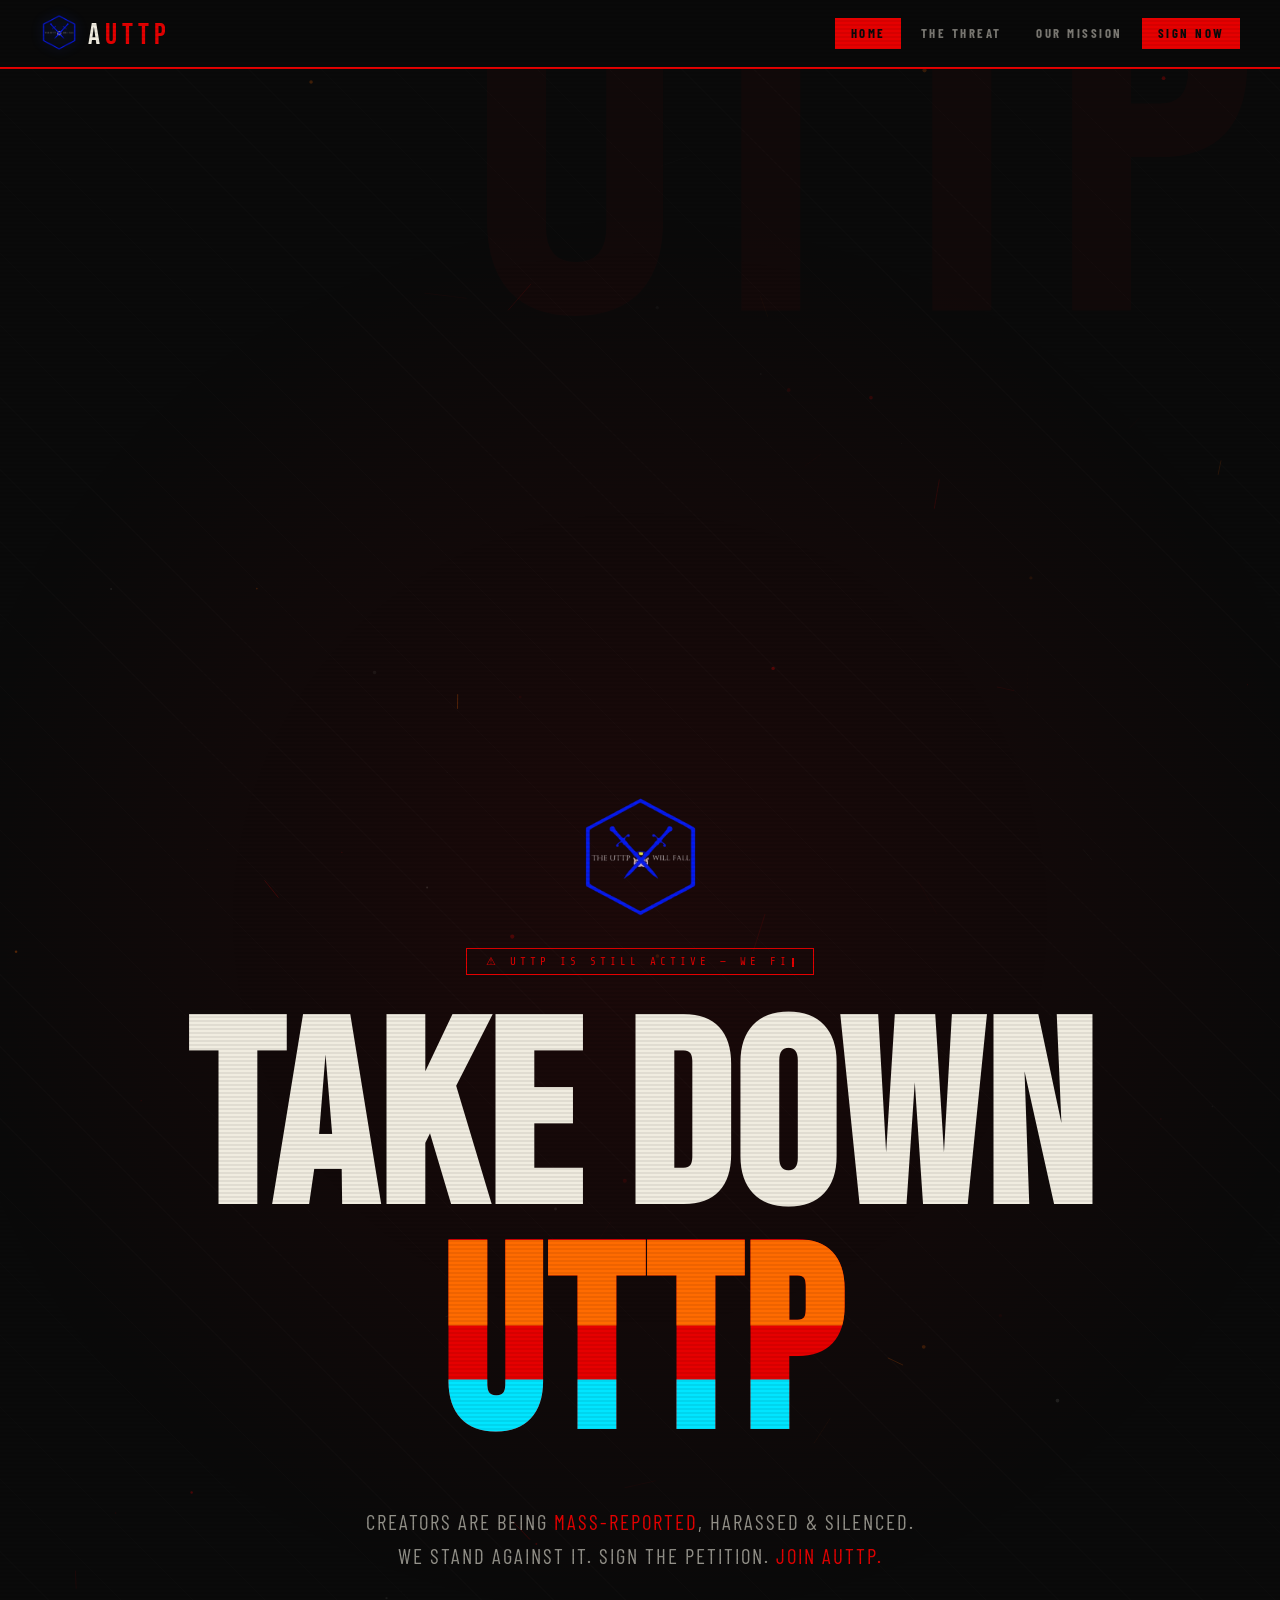
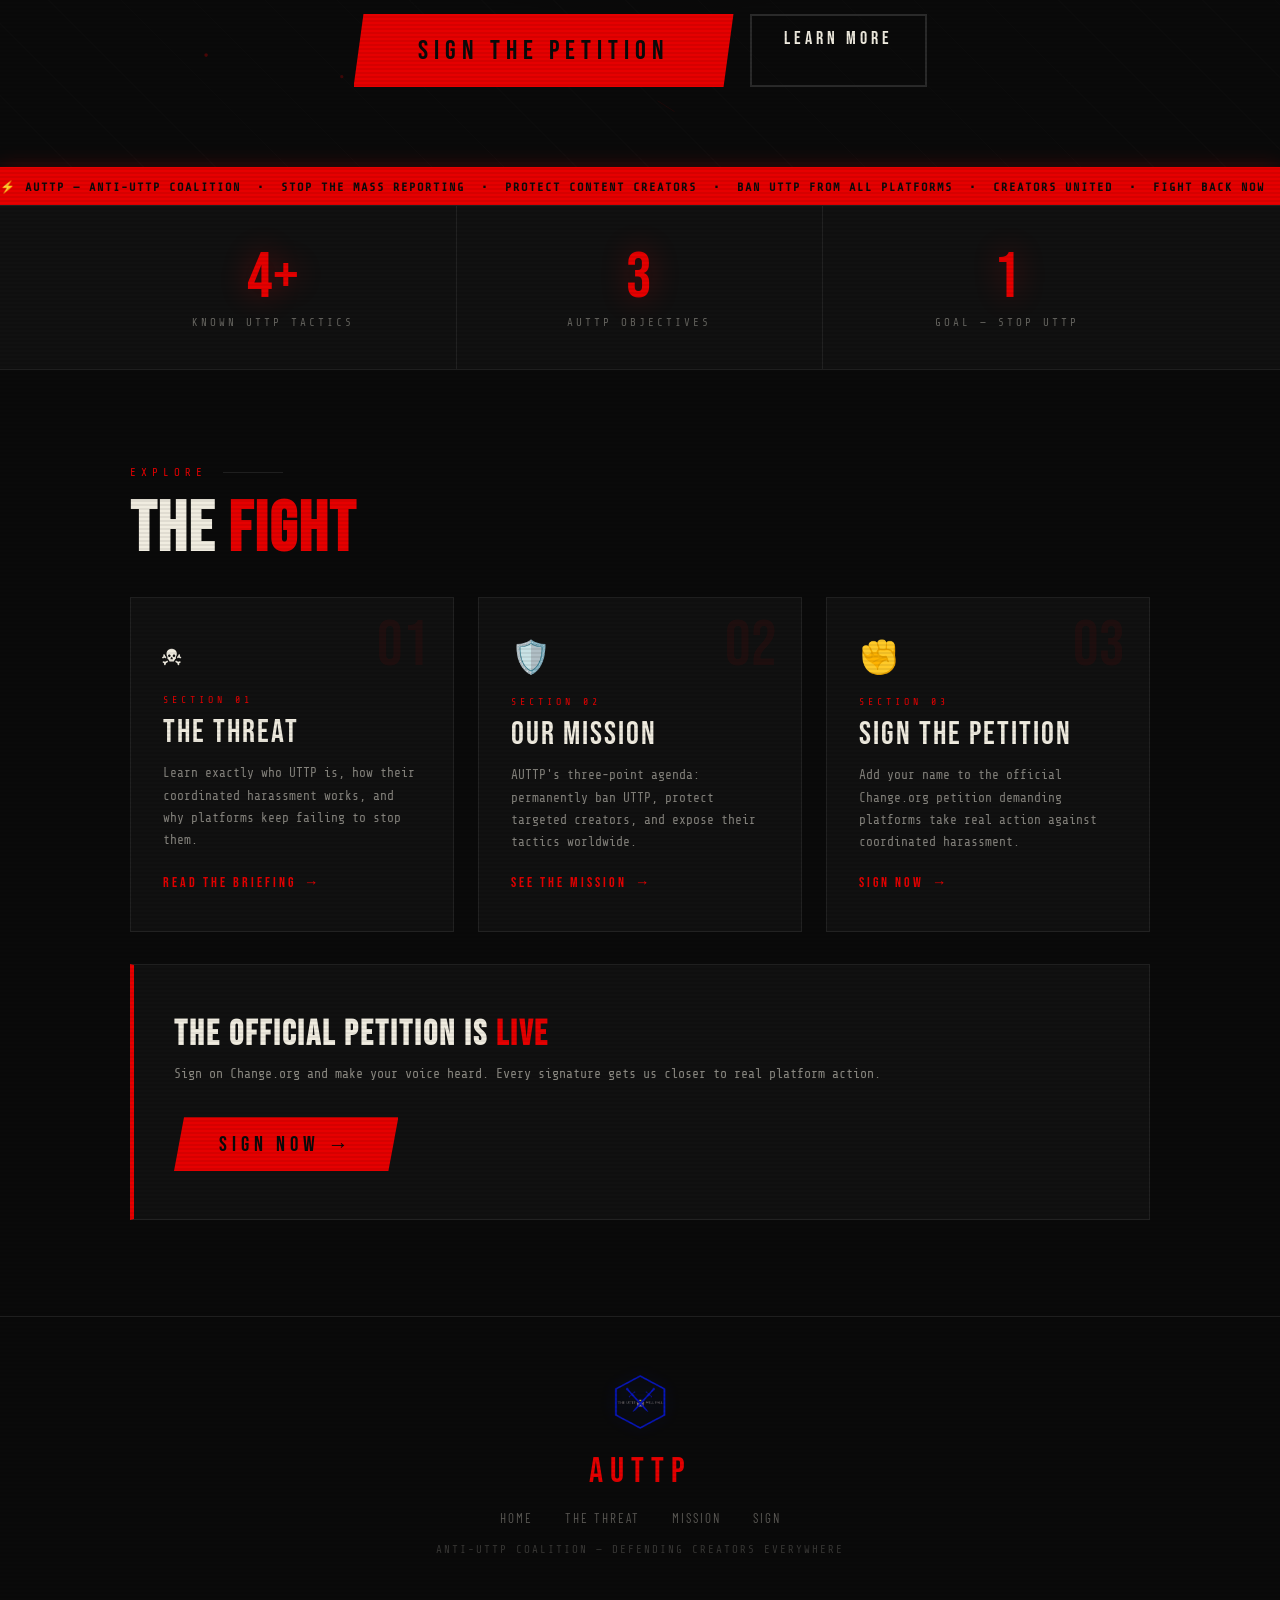
<file: index.html>
<!DOCTYPE html>
<html lang="en">
<head>
  <meta name="google-site-verification" content="0KLA-YuRnskVt6W2lYqDZsWV1UyxQ05kFVN7f6WBYyU" />
  <meta charset="UTF-8">
  <meta name="viewport" content="width=device-width, initial-scale=1.0">
  <title>AUTTP — Anti-UTTP Coalition</title>
  <meta name="description" content="AUTTP — the Anti-UTTP Coalition. We fight back against mass reporting harassment targeting content creators.">
  <style>
/* ============================================================
   AUTTP — ANTI-UTTP COALITION
   Shared Stylesheet
   ============================================================ */

@import url('https://fonts.googleapis.com/css2?family=Bebas+Neue&family=Share+Tech+Mono&family=Barlow+Condensed:wght@400;600;700&display=swap');

/* ── VARIABLES ── */
:root {
  --bg:       #0a0a0a;
  --bg2:      #111111;
  --bg3:      #161616;
  --red:      #e60000;
  --red-dark: #990000;
  --red-glow: #ff000050;
  --orange:   #ff6b00;
  --cyan:     #00e5ff;
  --white:    #f0ece0;
  --muted:    #555;
  --border:   #222;
  --border2:  #2a2a2a;
}

/* ── RESET ── */
html { scroll-behavior: smooth; }
*, *::before, *::after { margin: 0; padding: 0; box-sizing: border-box; }

body {
  background: var(--bg);
  color: var(--white);
  font-family: 'Share Tech Mono', monospace;
  overflow-x: hidden;
  min-height: 100vh;
}

/* Scanlines overlay */
body::after {
  content: '';
  position: fixed;
  inset: 0;
  background: repeating-linear-gradient(
    0deg, transparent, transparent 2px,
    rgba(0,0,0,0.065) 2px, rgba(0,0,0,0.065) 4px
  );
  pointer-events: none;
  z-index: 9999;
}

/* ── TYPOGRAPHY ── */
a { color: inherit; text-decoration: none; }
em { font-style: normal; color: var(--red); }
strong { color: var(--white); }

/* ── NAVIGATION ── */
nav {
  position: sticky;
  top: 0;
  z-index: 500;
  background: rgba(10,10,10,0.97);
  border-bottom: 2px solid var(--red);
  padding: 0.9rem 2.5rem;
  display: flex;
  align-items: center;
  justify-content: space-between;
  backdrop-filter: blur(10px);
}

.nav-logo {
  font-family: 'Bebas Neue', cursive;
  font-size: 1.9rem;
  color: var(--red);
  letter-spacing: 5px;
  transition: opacity 0.2s;
}

.nav-logo:hover { opacity: 0.8; }
.nav-logo span { color: var(--white); }

.nav-links {
  display: flex;
  gap: 0.25rem;
  list-style: none;
  align-items: center;
}

.nav-links a {
  font-family: 'Barlow Condensed', sans-serif;
  font-weight: 700;
  font-size: 0.8rem;
  letter-spacing: 2.5px;
  text-transform: uppercase;
  color: rgba(240,236,224,0.5);
  padding: 0.4rem 0.9rem;
  border: 1px solid transparent;
  transition: all 0.2s;
}

.nav-links a:hover {
  color: var(--white);
  border-color: var(--border2);
}

.nav-links a.active,
.nav-links a.nav-sign {
  color: var(--bg);
  background: var(--red);
  border-color: var(--red);
}

.nav-links a.nav-sign:hover {
  background: #ff2222;
}

.nav-hamburger {
  display: none;
  flex-direction: column;
  gap: 5px;
  cursor: pointer;
  padding: 4px;
}

.nav-hamburger span {
  display: block;
  width: 24px;
  height: 2px;
  background: var(--white);
  transition: all 0.3s;
}

/* ── TICKER ── */
.ticker {
  background: var(--red);
  padding: 0.6rem 0;
  overflow: hidden;
  white-space: nowrap;
  user-select: none;
}

.ticker-track {
  display: inline-block;
  animation: ticker-scroll 28s linear infinite;
  font-family: 'Share Tech Mono', monospace;
  font-size: 0.75rem;
  letter-spacing: 2px;
  color: var(--bg);
  font-weight: bold;
}

@keyframes ticker-scroll {
  0%   { transform: translateX(0); }
  100% { transform: translateX(-50%); }
}

/* ── PAGE HEADER (inner pages) ── */
.page-hero {
  padding: 6rem 2.5rem 4rem;
  max-width: 1100px;
  margin: 0 auto;
  position: relative;
}

.page-hero::after {
  content: '';
  display: block;
  width: 100%;
  height: 1px;
  background: linear-gradient(90deg, var(--red) 0%, var(--border) 60%, transparent 100%);
  margin-top: 3rem;
}

.ph-label {
  font-size: 0.7rem;
  letter-spacing: 5px;
  text-transform: uppercase;
  color: var(--red);
  margin-bottom: 1.2rem;
  display: flex;
  align-items: center;
  gap: 0.8rem;
}

.ph-label::before {
  content: '';
  display: inline-block;
  width: 20px;
  height: 2px;
  background: var(--red);
}

.ph-title {
  font-family: 'Bebas Neue', cursive;
  font-size: clamp(3.5rem, 10vw, 8rem);
  line-height: 0.92;
  letter-spacing: 3px;
}

.ph-sub {
  margin-top: 1.5rem;
  font-size: 0.88rem;
  color: rgba(240,236,224,0.55);
  max-width: 620px;
  line-height: 1.85;
  letter-spacing: 0.5px;
}

/* ── SECTION LAYOUTS ── */
.section {
  padding: 6rem 2.5rem;
  max-width: 1100px;
  margin: 0 auto;
}

.section-sm {
  padding: 3rem 2.5rem;
  max-width: 1100px;
  margin: 0 auto;
}

.s-label {
  font-size: 0.68rem;
  letter-spacing: 5px;
  text-transform: uppercase;
  color: var(--red);
  display: flex;
  align-items: center;
  gap: 1rem;
  margin-bottom: 1rem;
}

.s-label::after { content: ''; flex: 1; height: 1px; background: var(--border); max-width: 60px; }

.s-title {
  font-family: 'Bebas Neue', cursive;
  font-size: clamp(2rem, 5.5vw, 4.5rem);
  line-height: 1;
  letter-spacing: 2px;
  margin-bottom: 1.5rem;
}

/* ── BUTTONS ── */
.btn-red {
  font-family: 'Bebas Neue', cursive;
  font-size: 1.3rem;
  letter-spacing: 5px;
  color: var(--bg);
  background: var(--red);
  border: none;
  padding: 0.9rem 2.8rem;
  cursor: pointer;
  text-decoration: none;
  display: inline-block;
  position: relative;
  overflow: hidden;
  transition: all 0.25s;
  clip-path: polygon(10px 0%, 100% 0%, calc(100% - 10px) 100%, 0% 100%);
}

.btn-red::after {
  content: '';
  position: absolute;
  inset: 0;
  background: linear-gradient(90deg, transparent, rgba(255,255,255,0.18), transparent);
  transform: translateX(-100%);
  transition: transform 0.4s;
}

.btn-red:hover { background: #ff1a1a; transform: translateY(-3px); box-shadow: 0 10px 40px var(--red-glow); }
.btn-red:hover::after { transform: translateX(100%); }

.btn-xl {
  font-size: 1.7rem;
  padding: 1.3rem 4rem;
  letter-spacing: 6px;
}

.btn-ghost {
  font-family: 'Bebas Neue', cursive;
  font-size: 1.1rem;
  letter-spacing: 4px;
  color: var(--white);
  background: transparent;
  border: 2px solid var(--border2);
  padding: 0.75rem 2rem;
  cursor: pointer;
  text-decoration: none;
  display: inline-block;
  transition: all 0.2s;
}

.btn-ghost:hover { border-color: var(--red); color: var(--red); }

/* ── CARDS ── */
.card {
  border: 1px solid var(--border);
  background: var(--bg2);
  padding: 2rem;
  position: relative;
  transition: all 0.3s;
}

.card:hover { border-color: #2e2e2e; transform: translateY(-3px); }

.card-red-left { border-left: 3px solid var(--red); }

/* ── FORM ELEMENTS ── */
.f-label {
  display: block;
  font-size: 0.68rem;
  letter-spacing: 3px;
  text-transform: uppercase;
  color: var(--red);
  margin-bottom: 0.5rem;
}

.f-input {
  width: 100%;
  background: var(--bg);
  border: 1px solid var(--border);
  border-bottom: 2px solid #2a2a2a;
  color: var(--white);
  padding: 0.9rem 1rem;
  font-family: 'Share Tech Mono', monospace;
  font-size: 0.9rem;
  outline: none;
  transition: border-color 0.2s, background 0.2s;
}

.f-input:focus { border-bottom-color: var(--red); background: #0f0f0f; }
.f-input::placeholder { color: #333; }
textarea.f-input { resize: vertical; min-height: 90px; }

/* ── DIVIDER ── */
hr { border: none; border-top: 1px solid var(--border); }

/* ── FOOTER ── */
footer {
  text-align: center;
  padding: 3.5rem 2rem;
  border-top: 1px solid var(--border);
  margin-top: auto;
}

.footer-logo {
  font-family: 'Bebas Neue', cursive;
  font-size: 2.2rem;
  letter-spacing: 7px;
  color: var(--red);
  margin-bottom: 0.6rem;
}

.footer-links {
  display: flex;
  justify-content: center;
  gap: 2rem;
  list-style: none;
  margin: 1rem 0;
}

.footer-links a {
  font-family: 'Barlow Condensed', sans-serif;
  font-size: 0.82rem;
  letter-spacing: 2px;
  text-transform: uppercase;
  color: rgba(240,236,224,0.35);
  transition: color 0.2s;
}

.footer-links a:hover { color: var(--red); }

footer .copy {
  font-size: 0.68rem;
  color: rgba(240,236,224,0.2);
  letter-spacing: 2px;
  text-transform: uppercase;
  margin-top: 0.5rem;
}

/* ── SCROLL REVEAL ── */
.reveal { opacity: 0; transform: translateY(28px); transition: opacity 0.65s ease, transform 0.65s ease; }
.reveal.vis { opacity: 1; transform: none; }

/* ── GLITCH ── */
.glitch { position: relative; animation: glitch-main 5s infinite; }

.glitch::before, .glitch::after {
  content: attr(data-text);
  position: absolute;
  left: 0; width: 100%;
}

.glitch::before {
  color: var(--orange);
  animation: glitch-top 5s infinite;
  clip-path: polygon(0 0, 100% 0, 100% 38%, 0 38%);
}

.glitch::after {
  color: var(--cyan);
  animation: glitch-bot 5s infinite;
  clip-path: polygon(0 62%, 100% 62%, 100% 100%, 0 100%);
}

@keyframes glitch-main {
  0%,88%,100% { transform: none; }
  89% { transform: skew(-1.5deg); }
  90% { transform: skew(1.5deg); }
  91% { transform: none; }
}

@keyframes glitch-top {
  0%,88%,100% { transform: none; opacity: 0; }
  89% { transform: translate(-4px,0); opacity: 0.9; }
  90% { transform: translate(4px,0);  opacity: 0.9; }
  91% { opacity: 0; }
}

@keyframes glitch-bot {
  0%,88%,100% { transform: none; opacity: 0; }
  89% { transform: translate(4px,0);  opacity: 0.9; }
  90% { transform: translate(-4px,0); opacity: 0.9; }
  91% { opacity: 0; }
}

/* ── RESPONSIVE ── */
@media (max-width: 768px) {
  nav { padding: 0.9rem 1.5rem; }

  .nav-links { display: none; flex-direction: column; }
  .nav-links.open {
    display: flex;
    position: absolute;
    top: 100%;
    left: 0; right: 0;
    background: rgba(10,10,10,0.98);
    border-bottom: 1px solid var(--border);
    padding: 1.5rem;
    gap: 0.5rem;
  }
  .nav-links.open a {
    padding: 0.6rem 1rem;
    border-bottom: 1px solid var(--border);
    display: block;
  }
  .nav-hamburger { display: flex; }
  .page-hero { padding: 4rem 1.5rem 2.5rem; }
  .section { padding: 4rem 1.5rem; }
}


/* ── LOGO ── */
.nav-logo-img {
  height: 38px;
  width: auto;
  vertical-align: middle;
  margin-right: 10px;
  filter: drop-shadow(0 0 6px rgba(30,80,255,0.45));
  transition: filter 0.3s;
}
.nav-logo:hover .nav-logo-img {
  filter: drop-shadow(0 0 14px rgba(30,80,255,0.7));
}
.hero-logo {
  width: 130px;
  height: 130px;
  object-fit: contain;
  margin-bottom: 1.5rem;
  position: relative;
  z-index: 1;
  animation: logo-pulse 3s ease infinite, hero-enter 0.8s cubic-bezier(0.16,1,0.3,1) both;
}
@keyframes logo-pulse {
  0%,100% { filter: drop-shadow(0 0 12px rgba(30,80,255,0.35)); }
  50%      { filter: drop-shadow(0 0 28px rgba(30,80,255,0.6)); }
}
.footer-logo-img {
  width: 60px;
  height: 60px;
  object-fit: contain;
  margin-bottom: 0.8rem;
  opacity: 0.8;
  filter: drop-shadow(0 0 8px rgba(30,80,255,0.3));
}

</style>
  <style>
    /* ── HERO ── */
    .hero {
      min-height: 100vh;
      display: flex;
      flex-direction: column;
      align-items: center;
      justify-content: center;
      text-align: center;
      padding: 5rem 2rem;
      position: relative;
      overflow: hidden;
    }

    .hero::before {
      content: '';
      position: absolute; inset: 0;
      background:
        radial-gradient(ellipse 80% 60% at 50% 50%, rgba(230,0,0,0.085) 0%, transparent 70%),
        repeating-linear-gradient(45deg, transparent, transparent 50px, rgba(255,255,255,0.01) 50px, rgba(255,255,255,0.01) 51px);
      pointer-events: none;
    }

    .hero-bg-word {
      position: absolute;
      font-family: 'Bebas Neue', cursive;
      font-size: clamp(12rem, 42vw, 34rem);
      color: rgba(230,0,0,0.032);
      letter-spacing: -10px;
      top: 50%; left: 50%;
      transform: translate(-50%, -50%);
      pointer-events: none;
      user-select: none;
      white-space: nowrap;
    }

    .hero > * { position: relative; z-index: 1; }

    .hero-badge {
      font-size: 0.68rem;
      letter-spacing: 4px;
      color: var(--red);
      text-transform: uppercase;
      border: 1px solid var(--red);
      padding: 0.35rem 1.2rem;
      margin-bottom: 2.5rem;
      animation: badge-pulse 2.5s infinite;
    }

    .hero-title {
      font-family: 'Bebas Neue', cursive;
      font-size: clamp(5rem, 20vw, 16rem);
      line-height: 0.88;
      letter-spacing: 3px;
    }

    .hero-title .l1 { display: block; color: var(--white); }
    .hero-title .l2 { display: block; color: var(--red); }

    .hero-sub {
      font-family: 'Barlow Condensed', sans-serif;
      font-size: clamp(0.95rem, 2.5vw, 1.3rem);
      letter-spacing: 2px;
      text-transform: uppercase;
      color: rgba(240,236,224,0.6);
      margin: 2.5rem 0;
      max-width: 560px;
      line-height: 1.65;
    }

    .hero-btns {
      display: flex;
      gap: 1rem;
      flex-wrap: wrap;
      justify-content: center;
    }

    /* ── STATS STRIP ── */
    .stats-strip {
      border-top: 1px solid var(--border);
      border-bottom: 1px solid var(--border);
      background: var(--bg2);
    }

    .stats-inner {
      max-width: 1100px;
      margin: 0 auto;
      display: grid;
      grid-template-columns: repeat(3, 1fr);
    }

    .stat-item {
      padding: 2.5rem 2rem;
      text-align: center;
      border-right: 1px solid var(--border);
    }

    .stat-item:last-child { border-right: none; }

    .stat-num {
      font-family: 'Bebas Neue', cursive;
      font-size: clamp(2.5rem, 5vw, 4rem);
      color: var(--red);
      line-height: 1;
      text-shadow: 0 0 30px var(--red-glow);
    }

    .stat-label {
      font-size: 0.68rem;
      letter-spacing: 3px;
      text-transform: uppercase;
      color: rgba(240,236,224,0.38);
      margin-top: 0.4rem;
    }

    /* ── PAGE CARDS ── */
    .page-cards {
      display: grid;
      grid-template-columns: repeat(3, 1fr);
      gap: 1.5rem;
      margin-top: 2rem;
    }

    .page-card {
      border: 1px solid var(--border);
      background: var(--bg2);
      padding: 2.5rem 2rem;
      display: flex;
      flex-direction: column;
      gap: 0.8rem;
      transition: all 0.3s;
      text-decoration: none;
      color: var(--white);
      position: relative;
      overflow: hidden;
    }

    .page-card::after {
      content: '';
      position: absolute;
      bottom: 0; left: 0; right: 0;
      height: 2px;
      background: var(--red);
      transform: scaleX(0);
      transform-origin: left;
      transition: transform 0.35s;
    }

    .page-card:hover { border-color: #2d2d2d; transform: translateY(-5px); box-shadow: 0 20px 60px rgba(0,0,0,0.5); }
    .page-card:hover::after { transform: scaleX(1); }

    .pc-num {
      position: absolute;
      top: 1rem; right: 1.5rem;
      font-family: 'Bebas Neue', cursive;
      font-size: 4rem;
      color: rgba(230,0,0,0.07);
      line-height: 1;
    }

    .pc-icon { font-size: 2rem; margin-bottom: 0.4rem; }

    .pc-label {
      font-size: 0.62rem;
      letter-spacing: 4px;
      text-transform: uppercase;
      color: var(--red);
    }

    .pc-title {
      font-family: 'Bebas Neue', cursive;
      font-size: 2rem;
      letter-spacing: 2px;
      line-height: 1;
    }

    .pc-desc {
      font-size: 0.8rem;
      color: rgba(240,236,224,0.52);
      line-height: 1.75;
      flex: 1;
    }

    .pc-cta {
      font-family: 'Bebas Neue', cursive;
      font-size: 0.9rem;
      letter-spacing: 3px;
      color: var(--red);
      margin-top: 0.5rem;
      display: flex;
      align-items: center;
      gap: 0.5rem;
    }

    .pc-cta::after { content: '→'; }

    /* ── CALLOUT ── */
    .callout {
      background: var(--bg2);
      border: 1px solid var(--border);
      border-left: 4px solid var(--red);
      padding: 3rem 2.5rem;
      display: flex;
      align-items: center;
      justify-content: space-between;
      gap: 2rem;
      flex-wrap: wrap;
      margin-top: 2rem;
    }

    .callout-text h3 {
      font-family: 'Bebas Neue', cursive;
      font-size: 2.2rem;
      letter-spacing: 2px;
      margin-bottom: 0.4rem;
    }

    .callout-text p {
      font-size: 0.82rem;
      color: rgba(240,236,224,0.55);
      line-height: 1.7;
    }

    @media (max-width: 768px) {
      .page-cards { grid-template-columns: 1fr; }
      .stat-item { padding: 1.5rem 1rem; }
      .callout { flex-direction: column; text-align: center; }
    }
  </style>

<style>

/* ======== AUTTP ANIMATIONS ======== */

/* 1. PAGE TRANSITIONS */
@keyframes page-fade-in {
  from { opacity: 0; transform: translateY(10px); filter: blur(2px); }
  to   { opacity: 1; transform: none; filter: blur(0); }
}
body { animation: page-fade-in 0.45s cubic-bezier(0.16,1,0.3,1) both; }

@keyframes page-fade-out {
  to { opacity: 0; transform: translateY(-8px); filter: blur(2px); }
}
body.page-out { animation: page-fade-out 0.35s ease forwards !important; }

/* 2. HERO STAGGERED ENTRANCE */
@keyframes hero-enter {
  from { opacity: 0; transform: translateY(45px); filter: blur(4px); }
  to   { opacity: 1; transform: none; filter: blur(0); }
}
.hero-badge     { animation: hero-enter 0.7s cubic-bezier(0.16,1,0.3,1) 0.1s  both; }
.hero-title .l1 { animation: hero-enter 0.9s cubic-bezier(0.16,1,0.3,1) 0.3s  both; }
.hero-title .l2 { animation: hero-enter 1.0s cubic-bezier(0.16,1,0.3,1) 0.55s both; }
.hero-sub       { animation: hero-enter 0.8s cubic-bezier(0.16,1,0.3,1) 0.75s both; }
.hero-btns      { animation: hero-enter 0.8s cubic-bezier(0.16,1,0.3,1) 0.95s both; }

/* Inner page hero */
.ph-label { animation: hero-enter 0.6s cubic-bezier(0.16,1,0.3,1) 0.1s  both; }
.ph-title { animation: hero-enter 0.9s cubic-bezier(0.16,1,0.3,1) 0.25s both; }
.ph-sub   { animation: hero-enter 0.7s cubic-bezier(0.16,1,0.3,1) 0.5s  both; }

/* 3. TYPEWRITER CURSOR */
.tw-cursor {
  display: inline-block;
  width: 2px; height: 0.85em;
  background: var(--red);
  margin-left: 2px;
  vertical-align: middle;
  animation: tw-blink 0.65s step-end infinite;
}
@keyframes tw-blink {
  0%,100% { opacity: 1; }
  50%      { opacity: 0; }
}

/* 4. NAV LOGO GLITCH FLICKER */
@keyframes logo-flicker {
  0%,91%,100% { text-shadow: none; transform: none; }
  92% { text-shadow: -3px 0 rgba(0,229,255,0.8), 3px 0 rgba(255,107,0,0.6); transform: translateX(1px); }
  93% { text-shadow: none; transform: none; }
  95% { text-shadow: 3px 0 rgba(230,0,0,0.7); transform: translateX(-1px); }
  96% { text-shadow: none; transform: none; }
}
.nav-logo { animation: logo-flicker 8s infinite; }

/* 5. CTA BUTTON PULSE */
@keyframes cta-pulse {
  0%,100% { box-shadow: 0 0 0 0 transparent; }
  50%      { box-shadow: 0 0 35px rgba(230,0,0,0.45); }
}
.btn-red, .co-btn { animation: cta-pulse 3s ease infinite; }

/* 6. TICKER GLOW */
.ticker { box-shadow: 0 3px 25px rgba(230,0,0,0.3); }

/* 7. BORDER FLICKER ON CARDS */
@keyframes border-flicker {
  0%,97%,100% { border-left-color: var(--red); }
  98% { border-left-color: rgba(0,229,255,0.8); }
  99% { border-left-color: var(--orange); }
}
.threat-card, .tactic-card { animation: border-flicker 6s infinite; }

/* 8. RED NOISE BACKGROUND on hero */
@keyframes noise-shift {
  0%   { background-position: 0 0; }
  25%  { background-position: 10% 15%; }
  50%  { background-position: -5% 8%; }
  75%  { background-position: 7% -10%; }
  100% { background-position: 0 0; }
}

</style>
</head>
<body>

<nav>
  <a class="nav-logo" href="index.html"><img src="auttp.png" alt="AUTTP Logo" class="nav-logo-img"><span>A</span>UTTP</a>
  <ul class="nav-links" id="navLinks">
    <li><a href="index.html" class="active">Home</a></li>
    <li><a href="about.html">The Threat</a></li>
    <li><a href="mission.html">Our Mission</a></li>
    <li><a href="petition.html" class="nav-sign">Sign Now</a></li>
  </ul>
  <div class="nav-hamburger" id="burger"><span></span><span></span><span></span></div>
</nav>

<!-- HERO -->
<section class="hero">
  <div class="hero-bg-word">UTTP</div>
  <img src="auttp.png" alt="AUTTP Logo" class="hero-logo">
  <div class="hero-badge" data-typewriter="⚠ UTTP IS STILL ACTIVE — WE FIGHT BACK"></div>
  <h1 class="hero-title">
    <span class="l1">TAKE DOWN</span>
    <span class="l2 glitch" data-text="UTTP">UTTP</span>
  </h1>
  <p class="hero-sub">
    Creators are being <em>mass-reported</em>, harassed &amp; silenced.<br>
    We stand against it. Sign the petition. <em>Join AUTTP.</em>
  </p>
  <div class="hero-btns">
    <a href="petition.html" class="btn-red btn-xl">SIGN THE PETITION</a>
    <a href="about.html" class="btn-ghost">LEARN MORE</a>
  </div>
</section>

<!-- TICKER -->
<div class="ticker">
  <div class="ticker-track">
    ⚡ AUTTP — ANTI-UTTP COALITION &nbsp;•&nbsp; STOP THE MASS REPORTING &nbsp;•&nbsp; PROTECT CONTENT CREATORS &nbsp;•&nbsp; BAN UTTP FROM ALL PLATFORMS &nbsp;•&nbsp; CREATORS UNITED &nbsp;•&nbsp; FIGHT BACK NOW &nbsp;•&nbsp; SIGN THE PETITION &nbsp;•&nbsp; NO MORE HARASSMENT &nbsp;•&nbsp; STAND WITH CREATORS &nbsp;•&nbsp;&nbsp;
    ⚡ AUTTP — ANTI-UTTP COALITION &nbsp;•&nbsp; STOP THE MASS REPORTING &nbsp;•&nbsp; PROTECT CONTENT CREATORS &nbsp;•&nbsp; BAN UTTP FROM ALL PLATFORMS &nbsp;•&nbsp; CREATORS UNITED &nbsp;•&nbsp; FIGHT BACK NOW &nbsp;•&nbsp; SIGN THE PETITION &nbsp;•&nbsp; NO MORE HARASSMENT &nbsp;•&nbsp; STAND WITH CREATORS &nbsp;•&nbsp;
  </div>
</div>

<!-- STATS -->
<div class="stats-strip">
  <div class="stats-inner">
    <div class="stat-item">
      <div class="stat-num">4+</div>
      <div class="stat-label">Known UTTP Tactics</div>
    </div>
    <div class="stat-item">
      <div class="stat-num">3</div>
      <div class="stat-label">AUTTP Objectives</div>
    </div>
    <div class="stat-item">
      <div class="stat-num">1</div>
      <div class="stat-label">Goal — Stop UTTP</div>
    </div>
  </div>
</div>

<!-- PAGE NAVIGATION CARDS -->
<div class="section reveal">
  <div class="s-label">EXPLORE</div>
  <h2 class="s-title">THE <em>FIGHT</em></h2>
  <div class="page-cards">
    <a href="about.html" class="page-card">
      <div class="pc-num">01</div>
      <div class="pc-icon">☠️</div>
      <div class="pc-label">Section 01</div>
      <div class="pc-title">THE THREAT</div>
      <p class="pc-desc">Learn exactly who UTTP is, how their coordinated harassment works, and why platforms keep failing to stop them.</p>
      <div class="pc-cta">READ THE BRIEFING</div>
    </a>
    <a href="mission.html" class="page-card">
      <div class="pc-num">02</div>
      <div class="pc-icon">🛡️</div>
      <div class="pc-label">Section 02</div>
      <div class="pc-title">OUR MISSION</div>
      <p class="pc-desc">AUTTP's three-point agenda: permanently ban UTTP, protect targeted creators, and expose their tactics worldwide.</p>
      <div class="pc-cta">SEE THE MISSION</div>
    </a>
    <a href="petition.html" class="page-card">
      <div class="pc-num">03</div>
      <div class="pc-icon">✊</div>
      <div class="pc-label">Section 03</div>
      <div class="pc-title">SIGN THE PETITION</div>
      <p class="pc-desc">Add your name to the official Change.org petition demanding platforms take real action against coordinated harassment.</p>
      <div class="pc-cta">SIGN NOW</div>
    </a>
  </div>

  <!-- Callout -->
  <div class="callout reveal">
    <div class="callout-text">
      <h3>THE OFFICIAL PETITION IS <em>LIVE</em></h3>
      <p>Sign on Change.org and make your voice heard. Every signature gets us closer to real platform action.</p>
    </div>
    <a href="petition.html" class="btn-red">SIGN NOW →</a>
  </div>
</div>

<footer>
  <img src="auttp.png" alt="AUTTP" class="footer-logo-img"><div class="footer-logo">AUTTP</div>
  <ul class="footer-links">
    <li><a href="index.html">Home</a></li>
    <li><a href="about.html">The Threat</a></li>
    <li><a href="mission.html">Mission</a></li>
    <li><a href="petition.html">Sign</a></li>
  </ul>
  <p class="copy">Anti-UTTP Coalition — Defending Creators Everywhere</p>
</footer>

<script>
  document.getElementById('burger').addEventListener('click', () => {
    document.getElementById('navLinks').classList.toggle('open');
  });
  const obs = new IntersectionObserver(es => es.forEach(e => { if (e.isIntersecting) e.target.classList.add('vis'); }), { threshold: 0.08 });
  document.querySelectorAll('.reveal').forEach(el => obs.observe(el));
</script>

<script>

(function () {
  'use strict';

  /* ── 1. PAGE TRANSITIONS ── */
  function initTransitions() {
    document.querySelectorAll('a[href]').forEach(function (a) {
      var href = a.getAttribute('href');
      if (!href || href.charAt(0) === '#' || href.indexOf('http') === 0
          || href.indexOf('mailto') === 0 || a.target === '_blank') return;
      a.addEventListener('click', function (e) {
        e.preventDefault();
        var dest = href;
        document.body.classList.add('page-out');
        setTimeout(function () { window.location.href = dest; }, 360);
      });
    });
  }

  /* ── 2. TYPEWRITER ── */
  function initTypewriter() {
    document.querySelectorAll('[data-typewriter]').forEach(function (el) {
      var text  = el.getAttribute('data-typewriter');
      var speed = parseInt(el.getAttribute('data-tw-speed') || '38');
      var delay = parseInt(el.getAttribute('data-tw-delay') || '500');
      el.textContent = '';
      var cursor = document.createElement('span');
      cursor.className = 'tw-cursor';
      el.appendChild(cursor);
      setTimeout(function () {
        var i = 0;
        var t = setInterval(function () {
          if (i < text.length) {
            cursor.insertAdjacentText('beforebegin', text[i++]);
          } else {
            clearInterval(t);
            setTimeout(function () { cursor.style.display = 'none'; }, 1400);
          }
        }, speed);
      }, delay);
    });
  }

  /* ── 3. FLOATING PARTICLES ── */
  function initParticles() {
    var host = document.querySelector('.hero');
    if (!host) return;

    var canvas = document.createElement('canvas');
    canvas.style.cssText = 'position:absolute;inset:0;width:100%;height:100%;pointer-events:none;z-index:0;';
    host.style.position = 'relative';
    host.insertBefore(canvas, host.firstChild);

    var ctx = canvas.getContext('2d');
    var W, H;

    function resize() {
      W = canvas.width  = host.offsetWidth;
      H = canvas.height = host.offsetHeight;
    }
    resize();
    window.addEventListener('resize', resize);

    function mkParticle() {
      var p = {};
      function reset() {
        p.x     = Math.random() * W;
        p.y     = Math.random() * H;
        p.vx    = (Math.random() - 0.5) * 0.5;
        p.vy    = -Math.random() * 0.55 - 0.08;
        p.size  = Math.random() * 1.8 + 0.3;
        p.alpha = Math.random() * 0.3 + 0.04;
        p.line  = Math.random() > 0.6;
        p.len   = Math.random() * 38 + 8;
        p.ang   = Math.random() * Math.PI * 2;
        p.dang  = (Math.random() - 0.5) * 0.018;
        var t   = Math.random();
        if      (t < 0.5)  { p.r=230; p.g=0;   p.b=0;   }
        else if (t < 0.75) { p.r=255; p.g=107; p.b=0;   }
        else               { p.r=240; p.g=236; p.b=224; p.alpha *= 0.4; }
      }
      reset();
      p.reset = reset;
      p.y = Math.random() * H; // spread initial positions
      return p;
    }

    var particles = [];
    for (var i = 0; i < 75; i++) particles.push(mkParticle());

    function draw() {
      ctx.clearRect(0, 0, W, H);
      particles.forEach(function (p) {
        p.x += p.vx; p.y += p.vy; p.ang += p.dang;
        if (p.y < -25 || p.x < -70 || p.x > W + 70) p.reset();
        var c = 'rgba(' + p.r + ',' + p.g + ',' + p.b + ',' + p.alpha + ')';
        ctx.save();
        if (p.line) {
          ctx.strokeStyle = c; ctx.lineWidth = p.size * 0.55;
          ctx.beginPath();
          ctx.moveTo(p.x, p.y);
          ctx.lineTo(p.x + Math.cos(p.ang) * p.len, p.y + Math.sin(p.ang) * p.len);
          ctx.stroke();
        } else {
          ctx.fillStyle = c;
          ctx.beginPath(); ctx.arc(p.x, p.y, p.size, 0, Math.PI * 2); ctx.fill();
        }
        ctx.restore();
      });
      requestAnimationFrame(draw);
    }
    draw();
  }

  /* ── 4. SCREEN GLITCH EFFECT ── */
  function initScreenGlitch() {
    var overlay = document.createElement('div');
    overlay.style.cssText = 'position:fixed;inset:0;pointer-events:none;z-index:9990;opacity:0;overflow:hidden;transition:opacity 0.05s;';
    document.body.appendChild(overlay);

    var colors = [
      'rgba(230,0,0,0.22)', 'rgba(0,229,255,0.18)',
      'rgba(255,107,0,0.18)', 'rgba(255,255,255,0.06)'
    ];

    function glitch() {
      overlay.innerHTML = '';
      var n = Math.floor(Math.random() * 5) + 2;
      for (var i = 0; i < n; i++) {
        var el = document.createElement('div');
        el.style.cssText = [
          'position:absolute',
          'top:' + (Math.random() * 100) + '%',
          'left:0', 'right:0',
          'height:' + (Math.random() * 7 + 1) + 'px',
          'background:' + colors[i % colors.length],
          'transform:translateX(' + ((Math.random() - 0.5) * 45) + 'px)'
        ].join(';');
        overlay.appendChild(el);
      }
      overlay.style.opacity = '1';
      var dur = Math.random() * 160 + 60;
      setTimeout(function () {
        overlay.style.opacity = '0';
        setTimeout(function () { overlay.innerHTML = ''; }, 60);
        // Occasional double-flash
        if (Math.random() > 0.55) {
          setTimeout(function () {
            var flash = document.createElement('div');
            flash.style.cssText = 'position:absolute;inset:0;background:rgba(230,0,0,0.05);';
            overlay.appendChild(flash);
            overlay.style.opacity = '1';
            setTimeout(function () { overlay.style.opacity = '0'; overlay.innerHTML = ''; }, 75);
          }, dur + 90);
        }
      }, dur);
      schedule();
    }

    function schedule() {
      setTimeout(glitch, Math.random() * 9000 + 4000);
    }
    setTimeout(glitch, Math.random() * 2500 + 1500); // first glitch sooner
  }

  /* ── 5. ENHANCED TEXT GLITCH (RGB split) ── */
  function initTextGlitch() {
    document.querySelectorAll('.glitch').forEach(function (el) {
      var base = el.style.textShadow;
      function tick() {
        var delay = 900 + Math.random() * 1800;
        setTimeout(function () {
          if (Math.random() > 0.45) {
            var o = (Math.random() - 0.5) * 10;
            el.style.textShadow = o + 'px 0 rgba(0,229,255,0.85),' + (-o) + 'px 0 rgba(255,107,0,0.85)';
            el.style.transform  = 'translateX(' + ((Math.random()-0.5)*5) + 'px) skewX(' + ((Math.random()-0.5)*3) + 'deg)';
            var hold = 70 + Math.random() * 130;
            setTimeout(function () {
              el.style.textShadow = base || '';
              el.style.transform  = '';
            }, hold);
          }
          tick();
        }, delay);
      }
      tick();
    });

    // Subtle glitch on highlighted em text in titles
    document.querySelectorAll('.s-title em, .ph-title em').forEach(function (el) {
      setInterval(function () {
        if (Math.random() > 0.75) {
          el.style.textShadow = '2px 0 rgba(0,229,255,0.5),-2px 0 rgba(255,107,0,0.5)';
          setTimeout(function () { el.style.textShadow = ''; }, 90 + Math.random()*80);
        }
      }, 3500 + Math.random() * 3000);
    });
  }

  /* ── INIT ── */
  if (document.readyState === 'loading') {
    document.addEventListener('DOMContentLoaded', init);
  } else {
    init();
  }

  function init() {
    initTransitions();
    initTypewriter();
    initParticles();
    initScreenGlitch();
    initTextGlitch();
  }
})();

</script>
</body>
</html>
</file>
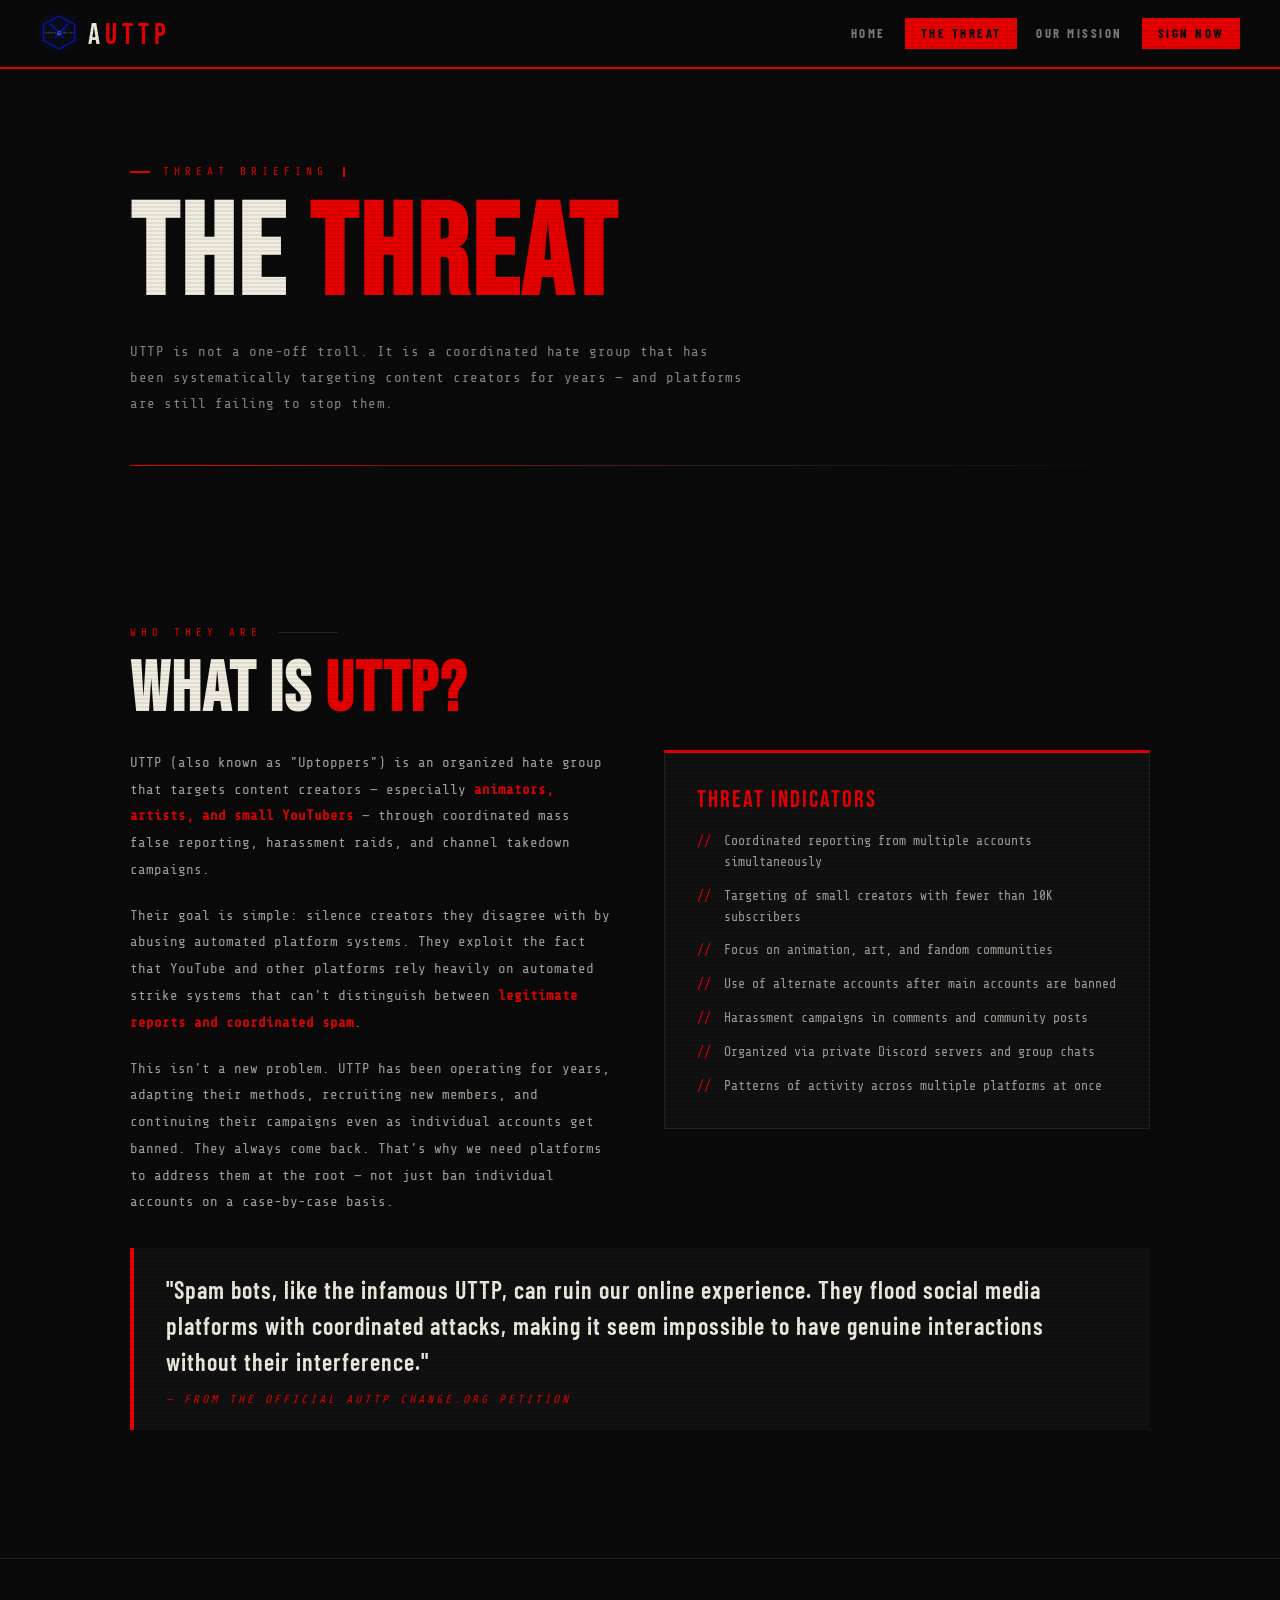
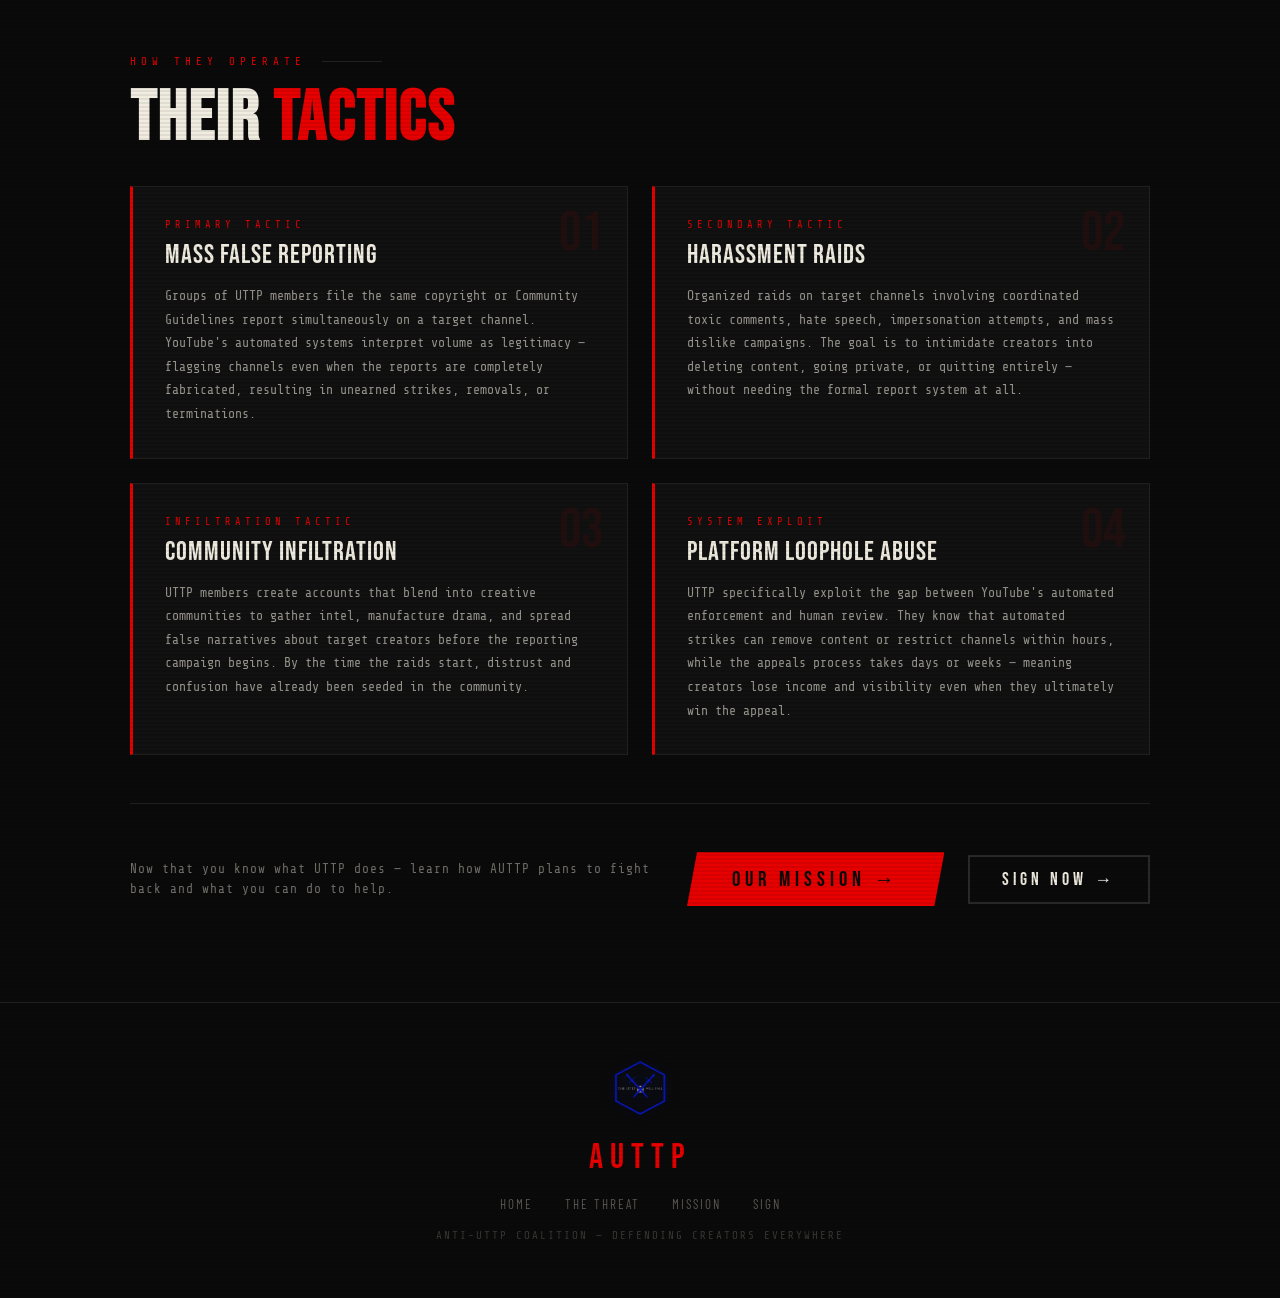
<file: about.html>
<!DOCTYPE html>
<html lang="en">
<head>
  <meta charset="UTF-8">
  <meta name="viewport" content="width=device-width, initial-scale=1.0">
  <title>The Threat — AUTTP</title>
  <meta name="description" content="Learn exactly who UTTP is and how they use mass reporting to silence content creators.">
  <style>
/* ============================================================
   AUTTP — ANTI-UTTP COALITION
   Shared Stylesheet
   ============================================================ */

@import url('https://fonts.googleapis.com/css2?family=Bebas+Neue&family=Share+Tech+Mono&family=Barlow+Condensed:wght@400;600;700&display=swap');

/* ── VARIABLES ── */
:root {
  --bg:       #0a0a0a;
  --bg2:      #111111;
  --bg3:      #161616;
  --red:      #e60000;
  --red-dark: #990000;
  --red-glow: #ff000050;
  --orange:   #ff6b00;
  --cyan:     #00e5ff;
  --white:    #f0ece0;
  --muted:    #555;
  --border:   #222;
  --border2:  #2a2a2a;
}

/* ── RESET ── */
html { scroll-behavior: smooth; }
*, *::before, *::after { margin: 0; padding: 0; box-sizing: border-box; }

body {
  background: var(--bg);
  color: var(--white);
  font-family: 'Share Tech Mono', monospace;
  overflow-x: hidden;
  min-height: 100vh;
}

/* Scanlines overlay */
body::after {
  content: '';
  position: fixed;
  inset: 0;
  background: repeating-linear-gradient(
    0deg, transparent, transparent 2px,
    rgba(0,0,0,0.065) 2px, rgba(0,0,0,0.065) 4px
  );
  pointer-events: none;
  z-index: 9999;
}

/* ── TYPOGRAPHY ── */
a { color: inherit; text-decoration: none; }
em { font-style: normal; color: var(--red); }
strong { color: var(--white); }

/* ── NAVIGATION ── */
nav {
  position: sticky;
  top: 0;
  z-index: 500;
  background: rgba(10,10,10,0.97);
  border-bottom: 2px solid var(--red);
  padding: 0.9rem 2.5rem;
  display: flex;
  align-items: center;
  justify-content: space-between;
  backdrop-filter: blur(10px);
}

.nav-logo {
  font-family: 'Bebas Neue', cursive;
  font-size: 1.9rem;
  color: var(--red);
  letter-spacing: 5px;
  transition: opacity 0.2s;
}

.nav-logo:hover { opacity: 0.8; }
.nav-logo span { color: var(--white); }

.nav-links {
  display: flex;
  gap: 0.25rem;
  list-style: none;
  align-items: center;
}

.nav-links a {
  font-family: 'Barlow Condensed', sans-serif;
  font-weight: 700;
  font-size: 0.8rem;
  letter-spacing: 2.5px;
  text-transform: uppercase;
  color: rgba(240,236,224,0.5);
  padding: 0.4rem 0.9rem;
  border: 1px solid transparent;
  transition: all 0.2s;
}

.nav-links a:hover {
  color: var(--white);
  border-color: var(--border2);
}

.nav-links a.active,
.nav-links a.nav-sign {
  color: var(--bg);
  background: var(--red);
  border-color: var(--red);
}

.nav-links a.nav-sign:hover {
  background: #ff2222;
}

.nav-hamburger {
  display: none;
  flex-direction: column;
  gap: 5px;
  cursor: pointer;
  padding: 4px;
}

.nav-hamburger span {
  display: block;
  width: 24px;
  height: 2px;
  background: var(--white);
  transition: all 0.3s;
}

/* ── TICKER ── */
.ticker {
  background: var(--red);
  padding: 0.6rem 0;
  overflow: hidden;
  white-space: nowrap;
  user-select: none;
}

.ticker-track {
  display: inline-block;
  animation: ticker-scroll 28s linear infinite;
  font-family: 'Share Tech Mono', monospace;
  font-size: 0.75rem;
  letter-spacing: 2px;
  color: var(--bg);
  font-weight: bold;
}

@keyframes ticker-scroll {
  0%   { transform: translateX(0); }
  100% { transform: translateX(-50%); }
}

/* ── PAGE HEADER (inner pages) ── */
.page-hero {
  padding: 6rem 2.5rem 4rem;
  max-width: 1100px;
  margin: 0 auto;
  position: relative;
}

.page-hero::after {
  content: '';
  display: block;
  width: 100%;
  height: 1px;
  background: linear-gradient(90deg, var(--red) 0%, var(--border) 60%, transparent 100%);
  margin-top: 3rem;
}

.ph-label {
  font-size: 0.7rem;
  letter-spacing: 5px;
  text-transform: uppercase;
  color: var(--red);
  margin-bottom: 1.2rem;
  display: flex;
  align-items: center;
  gap: 0.8rem;
}

.ph-label::before {
  content: '';
  display: inline-block;
  width: 20px;
  height: 2px;
  background: var(--red);
}

.ph-title {
  font-family: 'Bebas Neue', cursive;
  font-size: clamp(3.5rem, 10vw, 8rem);
  line-height: 0.92;
  letter-spacing: 3px;
}

.ph-sub {
  margin-top: 1.5rem;
  font-size: 0.88rem;
  color: rgba(240,236,224,0.55);
  max-width: 620px;
  line-height: 1.85;
  letter-spacing: 0.5px;
}

/* ── SECTION LAYOUTS ── */
.section {
  padding: 6rem 2.5rem;
  max-width: 1100px;
  margin: 0 auto;
}

.section-sm {
  padding: 3rem 2.5rem;
  max-width: 1100px;
  margin: 0 auto;
}

.s-label {
  font-size: 0.68rem;
  letter-spacing: 5px;
  text-transform: uppercase;
  color: var(--red);
  display: flex;
  align-items: center;
  gap: 1rem;
  margin-bottom: 1rem;
}

.s-label::after { content: ''; flex: 1; height: 1px; background: var(--border); max-width: 60px; }

.s-title {
  font-family: 'Bebas Neue', cursive;
  font-size: clamp(2rem, 5.5vw, 4.5rem);
  line-height: 1;
  letter-spacing: 2px;
  margin-bottom: 1.5rem;
}

/* ── BUTTONS ── */
.btn-red {
  font-family: 'Bebas Neue', cursive;
  font-size: 1.3rem;
  letter-spacing: 5px;
  color: var(--bg);
  background: var(--red);
  border: none;
  padding: 0.9rem 2.8rem;
  cursor: pointer;
  text-decoration: none;
  display: inline-block;
  position: relative;
  overflow: hidden;
  transition: all 0.25s;
  clip-path: polygon(10px 0%, 100% 0%, calc(100% - 10px) 100%, 0% 100%);
}

.btn-red::after {
  content: '';
  position: absolute;
  inset: 0;
  background: linear-gradient(90deg, transparent, rgba(255,255,255,0.18), transparent);
  transform: translateX(-100%);
  transition: transform 0.4s;
}

.btn-red:hover { background: #ff1a1a; transform: translateY(-3px); box-shadow: 0 10px 40px var(--red-glow); }
.btn-red:hover::after { transform: translateX(100%); }

.btn-xl {
  font-size: 1.7rem;
  padding: 1.3rem 4rem;
  letter-spacing: 6px;
}

.btn-ghost {
  font-family: 'Bebas Neue', cursive;
  font-size: 1.1rem;
  letter-spacing: 4px;
  color: var(--white);
  background: transparent;
  border: 2px solid var(--border2);
  padding: 0.75rem 2rem;
  cursor: pointer;
  text-decoration: none;
  display: inline-block;
  transition: all 0.2s;
}

.btn-ghost:hover { border-color: var(--red); color: var(--red); }

/* ── CARDS ── */
.card {
  border: 1px solid var(--border);
  background: var(--bg2);
  padding: 2rem;
  position: relative;
  transition: all 0.3s;
}

.card:hover { border-color: #2e2e2e; transform: translateY(-3px); }

.card-red-left { border-left: 3px solid var(--red); }

/* ── FORM ELEMENTS ── */
.f-label {
  display: block;
  font-size: 0.68rem;
  letter-spacing: 3px;
  text-transform: uppercase;
  color: var(--red);
  margin-bottom: 0.5rem;
}

.f-input {
  width: 100%;
  background: var(--bg);
  border: 1px solid var(--border);
  border-bottom: 2px solid #2a2a2a;
  color: var(--white);
  padding: 0.9rem 1rem;
  font-family: 'Share Tech Mono', monospace;
  font-size: 0.9rem;
  outline: none;
  transition: border-color 0.2s, background 0.2s;
}

.f-input:focus { border-bottom-color: var(--red); background: #0f0f0f; }
.f-input::placeholder { color: #333; }
textarea.f-input { resize: vertical; min-height: 90px; }

/* ── DIVIDER ── */
hr { border: none; border-top: 1px solid var(--border); }

/* ── FOOTER ── */
footer {
  text-align: center;
  padding: 3.5rem 2rem;
  border-top: 1px solid var(--border);
  margin-top: auto;
}

.footer-logo {
  font-family: 'Bebas Neue', cursive;
  font-size: 2.2rem;
  letter-spacing: 7px;
  color: var(--red);
  margin-bottom: 0.6rem;
}

.footer-links {
  display: flex;
  justify-content: center;
  gap: 2rem;
  list-style: none;
  margin: 1rem 0;
}

.footer-links a {
  font-family: 'Barlow Condensed', sans-serif;
  font-size: 0.82rem;
  letter-spacing: 2px;
  text-transform: uppercase;
  color: rgba(240,236,224,0.35);
  transition: color 0.2s;
}

.footer-links a:hover { color: var(--red); }

footer .copy {
  font-size: 0.68rem;
  color: rgba(240,236,224,0.2);
  letter-spacing: 2px;
  text-transform: uppercase;
  margin-top: 0.5rem;
}

/* ── SCROLL REVEAL ── */
.reveal { opacity: 0; transform: translateY(28px); transition: opacity 0.65s ease, transform 0.65s ease; }
.reveal.vis { opacity: 1; transform: none; }

/* ── GLITCH ── */
.glitch { position: relative; animation: glitch-main 5s infinite; }

.glitch::before, .glitch::after {
  content: attr(data-text);
  position: absolute;
  left: 0; width: 100%;
}

.glitch::before {
  color: var(--orange);
  animation: glitch-top 5s infinite;
  clip-path: polygon(0 0, 100% 0, 100% 38%, 0 38%);
}

.glitch::after {
  color: var(--cyan);
  animation: glitch-bot 5s infinite;
  clip-path: polygon(0 62%, 100% 62%, 100% 100%, 0 100%);
}

@keyframes glitch-main {
  0%,88%,100% { transform: none; }
  89% { transform: skew(-1.5deg); }
  90% { transform: skew(1.5deg); }
  91% { transform: none; }
}

@keyframes glitch-top {
  0%,88%,100% { transform: none; opacity: 0; }
  89% { transform: translate(-4px,0); opacity: 0.9; }
  90% { transform: translate(4px,0);  opacity: 0.9; }
  91% { opacity: 0; }
}

@keyframes glitch-bot {
  0%,88%,100% { transform: none; opacity: 0; }
  89% { transform: translate(4px,0);  opacity: 0.9; }
  90% { transform: translate(-4px,0); opacity: 0.9; }
  91% { opacity: 0; }
}

/* ── RESPONSIVE ── */
@media (max-width: 768px) {
  nav { padding: 0.9rem 1.5rem; }

  .nav-links { display: none; flex-direction: column; }
  .nav-links.open {
    display: flex;
    position: absolute;
    top: 100%;
    left: 0; right: 0;
    background: rgba(10,10,10,0.98);
    border-bottom: 1px solid var(--border);
    padding: 1.5rem;
    gap: 0.5rem;
  }
  .nav-links.open a {
    padding: 0.6rem 1rem;
    border-bottom: 1px solid var(--border);
    display: block;
  }
  .nav-hamburger { display: flex; }
  .page-hero { padding: 4rem 1.5rem 2.5rem; }
  .section { padding: 4rem 1.5rem; }
}


/* ── LOGO ── */
.nav-logo-img {
  height: 38px;
  width: auto;
  vertical-align: middle;
  margin-right: 10px;
  filter: drop-shadow(0 0 6px rgba(30,80,255,0.45));
  transition: filter 0.3s;
}
.nav-logo:hover .nav-logo-img {
  filter: drop-shadow(0 0 14px rgba(30,80,255,0.7));
}
.hero-logo {
  width: 130px;
  height: 130px;
  object-fit: contain;
  margin-bottom: 1.5rem;
  position: relative;
  z-index: 1;
  animation: logo-pulse 3s ease infinite, hero-enter 0.8s cubic-bezier(0.16,1,0.3,1) both;
}
@keyframes logo-pulse {
  0%,100% { filter: drop-shadow(0 0 12px rgba(30,80,255,0.35)); }
  50%      { filter: drop-shadow(0 0 28px rgba(30,80,255,0.6)); }
}
.footer-logo-img {
  width: 60px;
  height: 60px;
  object-fit: contain;
  margin-bottom: 0.8rem;
  opacity: 0.8;
  filter: drop-shadow(0 0 8px rgba(30,80,255,0.3));
}

</style>
  <style>
    /* ── TACTIC CARDS ── */
    .tactic-grid {
      display: grid;
      grid-template-columns: 1fr 1fr;
      gap: 1.5rem;
      margin-top: 2rem;
    }

    .tactic-card {
      border: 1px solid var(--border);
      border-left: 3px solid var(--red);
      background: var(--bg2);
      padding: 2rem;
      transition: all 0.3s;
      position: relative;
    }

    .tactic-card:hover { border-color: #333; transform: translateY(-3px); box-shadow: 0 10px 40px rgba(0,0,0,0.4); }

    .tc-num {
      position: absolute;
      top: 1.2rem; right: 1.5rem;
      font-family: 'Bebas Neue', cursive;
      font-size: 3.5rem;
      color: rgba(230,0,0,0.08);
      line-height: 1;
    }

    .tc-label {
      font-size: 0.65rem;
      letter-spacing: 4px;
      text-transform: uppercase;
      color: var(--red);
      margin-bottom: 0.5rem;
    }

    .tc-title {
      font-family: 'Bebas Neue', cursive;
      font-size: 1.7rem;
      letter-spacing: 1px;
      margin-bottom: 0.8rem;
    }

    .tc-body {
      font-size: 0.82rem;
      line-height: 1.8;
      color: rgba(240,236,224,0.6);
    }

    /* ── WHY SECTION ── */
    .why-grid {
      display: grid;
      grid-template-columns: 1fr 1fr;
      gap: 3rem;
      align-items: start;
      margin-top: 1rem;
    }

    .why-text {
      font-size: 0.88rem;
      line-height: 1.9;
      color: rgba(240,236,224,0.68);
    }

    .why-text p + p { margin-top: 1.2rem; }

    .why-text em { color: var(--red); font-style: normal; font-weight: bold; }

    .why-callout {
      background: var(--bg2);
      border: 1px solid var(--border);
      border-top: 3px solid var(--red);
      padding: 2rem;
    }

    .wc-title {
      font-family: 'Bebas Neue', cursive;
      font-size: 1.5rem;
      letter-spacing: 2px;
      margin-bottom: 1rem;
      color: var(--red);
    }

    .wc-list {
      list-style: none;
      display: flex;
      flex-direction: column;
      gap: 0.8rem;
    }

    .wc-list li {
      font-size: 0.82rem;
      color: rgba(240,236,224,0.65);
      display: flex;
      gap: 0.8rem;
      align-items: flex-start;
      line-height: 1.6;
    }

    .wc-list li::before {
      content: '//';
      color: var(--red);
      flex-shrink: 0;
      font-family: 'Share Tech Mono', monospace;
    }

    /* ── QUOTE BLOCK ── */
    .quote-block {
      border-left: 4px solid var(--red);
      padding: 1.5rem 2rem;
      background: var(--bg2);
      margin: 2rem 0;
    }

    .quote-block blockquote {
      font-family: 'Barlow Condensed', sans-serif;
      font-size: clamp(1.1rem, 2.5vw, 1.5rem);
      font-weight: 600;
      letter-spacing: 1px;
      line-height: 1.5;
      color: var(--white);
      font-style: normal;
    }

    .quote-block cite {
      display: block;
      font-size: 0.72rem;
      letter-spacing: 3px;
      text-transform: uppercase;
      color: var(--red);
      margin-top: 0.8rem;
    }

    /* ── CTA ROW ── */
    .cta-row {
      display: flex;
      align-items: center;
      gap: 1.5rem;
      flex-wrap: wrap;
      margin-top: 3rem;
      padding-top: 3rem;
      border-top: 1px solid var(--border);
    }

    .cta-row p {
      font-size: 0.8rem;
      color: rgba(240,236,224,0.45);
      letter-spacing: 1px;
      line-height: 1.6;
      flex: 1;
      min-width: 200px;
    }

    @media (max-width: 768px) {
      .tactic-grid { grid-template-columns: 1fr; }
      .why-grid { grid-template-columns: 1fr; gap: 2rem; }
    }
  </style>

<style>

/* ======== AUTTP ANIMATIONS ======== */

/* 1. PAGE TRANSITIONS */
@keyframes page-fade-in {
  from { opacity: 0; transform: translateY(10px); filter: blur(2px); }
  to   { opacity: 1; transform: none; filter: blur(0); }
}
body { animation: page-fade-in 0.45s cubic-bezier(0.16,1,0.3,1) both; }

@keyframes page-fade-out {
  to { opacity: 0; transform: translateY(-8px); filter: blur(2px); }
}
body.page-out { animation: page-fade-out 0.35s ease forwards !important; }

/* 2. HERO STAGGERED ENTRANCE */
@keyframes hero-enter {
  from { opacity: 0; transform: translateY(45px); filter: blur(4px); }
  to   { opacity: 1; transform: none; filter: blur(0); }
}
.hero-badge     { animation: hero-enter 0.7s cubic-bezier(0.16,1,0.3,1) 0.1s  both; }
.hero-title .l1 { animation: hero-enter 0.9s cubic-bezier(0.16,1,0.3,1) 0.3s  both; }
.hero-title .l2 { animation: hero-enter 1.0s cubic-bezier(0.16,1,0.3,1) 0.55s both; }
.hero-sub       { animation: hero-enter 0.8s cubic-bezier(0.16,1,0.3,1) 0.75s both; }
.hero-btns      { animation: hero-enter 0.8s cubic-bezier(0.16,1,0.3,1) 0.95s both; }

/* Inner page hero */
.ph-label { animation: hero-enter 0.6s cubic-bezier(0.16,1,0.3,1) 0.1s  both; }
.ph-title { animation: hero-enter 0.9s cubic-bezier(0.16,1,0.3,1) 0.25s both; }
.ph-sub   { animation: hero-enter 0.7s cubic-bezier(0.16,1,0.3,1) 0.5s  both; }

/* 3. TYPEWRITER CURSOR */
.tw-cursor {
  display: inline-block;
  width: 2px; height: 0.85em;
  background: var(--red);
  margin-left: 2px;
  vertical-align: middle;
  animation: tw-blink 0.65s step-end infinite;
}
@keyframes tw-blink {
  0%,100% { opacity: 1; }
  50%      { opacity: 0; }
}

/* 4. NAV LOGO GLITCH FLICKER */
@keyframes logo-flicker {
  0%,91%,100% { text-shadow: none; transform: none; }
  92% { text-shadow: -3px 0 rgba(0,229,255,0.8), 3px 0 rgba(255,107,0,0.6); transform: translateX(1px); }
  93% { text-shadow: none; transform: none; }
  95% { text-shadow: 3px 0 rgba(230,0,0,0.7); transform: translateX(-1px); }
  96% { text-shadow: none; transform: none; }
}
.nav-logo { animation: logo-flicker 8s infinite; }

/* 5. CTA BUTTON PULSE */
@keyframes cta-pulse {
  0%,100% { box-shadow: 0 0 0 0 transparent; }
  50%      { box-shadow: 0 0 35px rgba(230,0,0,0.45); }
}
.btn-red, .co-btn { animation: cta-pulse 3s ease infinite; }

/* 6. TICKER GLOW */
.ticker { box-shadow: 0 3px 25px rgba(230,0,0,0.3); }

/* 7. BORDER FLICKER ON CARDS */
@keyframes border-flicker {
  0%,97%,100% { border-left-color: var(--red); }
  98% { border-left-color: rgba(0,229,255,0.8); }
  99% { border-left-color: var(--orange); }
}
.threat-card, .tactic-card { animation: border-flicker 6s infinite; }

/* 8. RED NOISE BACKGROUND on hero */
@keyframes noise-shift {
  0%   { background-position: 0 0; }
  25%  { background-position: 10% 15%; }
  50%  { background-position: -5% 8%; }
  75%  { background-position: 7% -10%; }
  100% { background-position: 0 0; }
}

</style>
</head>
<body>

<nav>
  <a class="nav-logo" href="index.html"><img src="auttp.png" alt="AUTTP Logo" class="nav-logo-img"><span>A</span>UTTP</a>
  <ul class="nav-links" id="navLinks">
    <li><a href="index.html">Home</a></li>
    <li><a href="about.html" class="active">The Threat</a></li>
    <li><a href="mission.html">Our Mission</a></li>
    <li><a href="petition.html" class="nav-sign">Sign Now</a></li>
  </ul>
  <div class="nav-hamburger" id="burger"><span></span><span></span><span></span></div>
</nav>

<!-- PAGE HERO -->
<div class="page-hero">
  <div class="ph-label" data-typewriter="Threat Briefing"></div>
  <h1 class="ph-title">THE <em>THREAT</em></h1>
  <p class="ph-sub">
    UTTP is not a one-off troll. It is a coordinated hate group that has been 
    systematically targeting content creators for years — and platforms are still 
    failing to stop them.
  </p>
</div>

<!-- WHAT IS UTTP -->
<div class="section">
  <div class="s-label">Who They Are</div>
  <h2 class="s-title">WHAT IS <em>UTTP?</em></h2>

  <div class="why-grid reveal">
    <div class="why-text">
      <p>
        UTTP (also known as "Uptoppers") is an organized hate group that targets 
        content creators — especially <em>animators, artists, and small YouTubers</em> — 
        through coordinated mass false reporting, harassment raids, and channel 
        takedown campaigns.
      </p>
      <p>
        Their goal is simple: silence creators they disagree with by abusing 
        automated platform systems. They exploit the fact that YouTube and other 
        platforms rely heavily on automated strike systems that can't distinguish 
        between <em>legitimate reports and coordinated spam</em>.
      </p>
      <p>
        This isn't a new problem. UTTP has been operating for years, adapting their 
        methods, recruiting new members, and continuing their campaigns even as 
        individual accounts get banned. They always come back. That's why we need 
        platforms to address them at the root — not just ban individual accounts 
        on a case-by-case basis.
      </p>
    </div>
    <div>
      <div class="why-callout">
        <div class="wc-title">THREAT INDICATORS</div>
        <ul class="wc-list">
          <li>Coordinated reporting from multiple accounts simultaneously</li>
          <li>Targeting of small creators with fewer than 10K subscribers</li>
          <li>Focus on animation, art, and fandom communities</li>
          <li>Use of alternate accounts after main accounts are banned</li>
          <li>Harassment campaigns in comments and community posts</li>
          <li>Organized via private Discord servers and group chats</li>
          <li>Patterns of activity across multiple platforms at once</li>
        </ul>
      </div>
    </div>
  </div>

  <div class="quote-block reveal">
    <blockquote>
      "Spam bots, like the infamous UTTP, can ruin our online experience. They flood 
      social media platforms with coordinated attacks, making it seem impossible to 
      have genuine interactions without their interference."
    </blockquote>
    <cite>— From the official AUTTP Change.org petition</cite>
  </div>
</div>

<hr>

<!-- TACTIC CARDS -->
<div class="section reveal">
  <div class="s-label">How They Operate</div>
  <h2 class="s-title">THEIR <em>TACTICS</em></h2>

  <div class="tactic-grid">
    <div class="tactic-card">
      <div class="tc-num">01</div>
      <div class="tc-label">Primary Tactic</div>
      <div class="tc-title">MASS FALSE REPORTING</div>
      <p class="tc-body">
        Groups of UTTP members file the same copyright or Community Guidelines report 
        simultaneously on a target channel. YouTube's automated systems interpret 
        volume as legitimacy — flagging channels even when the reports are completely 
        fabricated, resulting in unearned strikes, removals, or terminations.
      </p>
    </div>
    <div class="tactic-card">
      <div class="tc-num">02</div>
      <div class="tc-label">Secondary Tactic</div>
      <div class="tc-title">HARASSMENT RAIDS</div>
      <p class="tc-body">
        Organized raids on target channels involving coordinated toxic comments, 
        hate speech, impersonation attempts, and mass dislike campaigns. The goal 
        is to intimidate creators into deleting content, going private, or quitting 
        entirely — without needing the formal report system at all.
      </p>
    </div>
    <div class="tactic-card">
      <div class="tc-num">03</div>
      <div class="tc-label">Infiltration Tactic</div>
      <div class="tc-title">COMMUNITY INFILTRATION</div>
      <p class="tc-body">
        UTTP members create accounts that blend into creative communities to gather 
        intel, manufacture drama, and spread false narratives about target creators 
        before the reporting campaign begins. By the time the raids start, distrust 
        and confusion have already been seeded in the community.
      </p>
    </div>
    <div class="tactic-card">
      <div class="tc-num">04</div>
      <div class="tc-label">System Exploit</div>
      <div class="tc-title">PLATFORM LOOPHOLE ABUSE</div>
      <p class="tc-body">
        UTTP specifically exploit the gap between YouTube's automated enforcement 
        and human review. They know that automated strikes can remove content or 
        restrict channels within hours, while the appeals process takes days or 
        weeks — meaning creators lose income and visibility even when they 
        ultimately win the appeal.
      </p>
    </div>
  </div>

  <!-- CTA -->
  <div class="cta-row reveal">
    <p>
      Now that you know what UTTP does — learn how AUTTP plans to fight back 
      and what you can do to help.
    </p>
    <a href="mission.html" class="btn-red">OUR MISSION →</a>
    <a href="petition.html" class="btn-ghost">SIGN NOW →</a>
  </div>
</div>

<footer>
  <img src="auttp.png" alt="AUTTP" class="footer-logo-img"><div class="footer-logo">AUTTP</div>
  <ul class="footer-links">
    <li><a href="index.html">Home</a></li>
    <li><a href="about.html">The Threat</a></li>
    <li><a href="mission.html">Mission</a></li>
    <li><a href="petition.html">Sign</a></li>
  </ul>
  <p class="copy">Anti-UTTP Coalition — Defending Creators Everywhere</p>
</footer>

<script>
  document.getElementById('burger').addEventListener('click', () => {
    document.getElementById('navLinks').classList.toggle('open');
  });
  const obs = new IntersectionObserver(es => es.forEach(e => { if (e.isIntersecting) e.target.classList.add('vis'); }), { threshold: 0.08 });
  document.querySelectorAll('.reveal').forEach(el => obs.observe(el));
</script>

<script>

(function () {
  'use strict';

  /* ── 1. PAGE TRANSITIONS ── */
  function initTransitions() {
    document.querySelectorAll('a[href]').forEach(function (a) {
      var href = a.getAttribute('href');
      if (!href || href.charAt(0) === '#' || href.indexOf('http') === 0
          || href.indexOf('mailto') === 0 || a.target === '_blank') return;
      a.addEventListener('click', function (e) {
        e.preventDefault();
        var dest = href;
        document.body.classList.add('page-out');
        setTimeout(function () { window.location.href = dest; }, 360);
      });
    });
  }

  /* ── 2. TYPEWRITER ── */
  function initTypewriter() {
    document.querySelectorAll('[data-typewriter]').forEach(function (el) {
      var text  = el.getAttribute('data-typewriter');
      var speed = parseInt(el.getAttribute('data-tw-speed') || '38');
      var delay = parseInt(el.getAttribute('data-tw-delay') || '500');
      el.textContent = '';
      var cursor = document.createElement('span');
      cursor.className = 'tw-cursor';
      el.appendChild(cursor);
      setTimeout(function () {
        var i = 0;
        var t = setInterval(function () {
          if (i < text.length) {
            cursor.insertAdjacentText('beforebegin', text[i++]);
          } else {
            clearInterval(t);
            setTimeout(function () { cursor.style.display = 'none'; }, 1400);
          }
        }, speed);
      }, delay);
    });
  }

  /* ── 3. FLOATING PARTICLES ── */
  function initParticles() {
    var host = document.querySelector('.hero');
    if (!host) return;

    var canvas = document.createElement('canvas');
    canvas.style.cssText = 'position:absolute;inset:0;width:100%;height:100%;pointer-events:none;z-index:0;';
    host.style.position = 'relative';
    host.insertBefore(canvas, host.firstChild);

    var ctx = canvas.getContext('2d');
    var W, H;

    function resize() {
      W = canvas.width  = host.offsetWidth;
      H = canvas.height = host.offsetHeight;
    }
    resize();
    window.addEventListener('resize', resize);

    function mkParticle() {
      var p = {};
      function reset() {
        p.x     = Math.random() * W;
        p.y     = Math.random() * H;
        p.vx    = (Math.random() - 0.5) * 0.5;
        p.vy    = -Math.random() * 0.55 - 0.08;
        p.size  = Math.random() * 1.8 + 0.3;
        p.alpha = Math.random() * 0.3 + 0.04;
        p.line  = Math.random() > 0.6;
        p.len   = Math.random() * 38 + 8;
        p.ang   = Math.random() * Math.PI * 2;
        p.dang  = (Math.random() - 0.5) * 0.018;
        var t   = Math.random();
        if      (t < 0.5)  { p.r=230; p.g=0;   p.b=0;   }
        else if (t < 0.75) { p.r=255; p.g=107; p.b=0;   }
        else               { p.r=240; p.g=236; p.b=224; p.alpha *= 0.4; }
      }
      reset();
      p.reset = reset;
      p.y = Math.random() * H; // spread initial positions
      return p;
    }

    var particles = [];
    for (var i = 0; i < 75; i++) particles.push(mkParticle());

    function draw() {
      ctx.clearRect(0, 0, W, H);
      particles.forEach(function (p) {
        p.x += p.vx; p.y += p.vy; p.ang += p.dang;
        if (p.y < -25 || p.x < -70 || p.x > W + 70) p.reset();
        var c = 'rgba(' + p.r + ',' + p.g + ',' + p.b + ',' + p.alpha + ')';
        ctx.save();
        if (p.line) {
          ctx.strokeStyle = c; ctx.lineWidth = p.size * 0.55;
          ctx.beginPath();
          ctx.moveTo(p.x, p.y);
          ctx.lineTo(p.x + Math.cos(p.ang) * p.len, p.y + Math.sin(p.ang) * p.len);
          ctx.stroke();
        } else {
          ctx.fillStyle = c;
          ctx.beginPath(); ctx.arc(p.x, p.y, p.size, 0, Math.PI * 2); ctx.fill();
        }
        ctx.restore();
      });
      requestAnimationFrame(draw);
    }
    draw();
  }

  /* ── 4. SCREEN GLITCH EFFECT ── */
  function initScreenGlitch() {
    var overlay = document.createElement('div');
    overlay.style.cssText = 'position:fixed;inset:0;pointer-events:none;z-index:9990;opacity:0;overflow:hidden;transition:opacity 0.05s;';
    document.body.appendChild(overlay);

    var colors = [
      'rgba(230,0,0,0.22)', 'rgba(0,229,255,0.18)',
      'rgba(255,107,0,0.18)', 'rgba(255,255,255,0.06)'
    ];

    function glitch() {
      overlay.innerHTML = '';
      var n = Math.floor(Math.random() * 5) + 2;
      for (var i = 0; i < n; i++) {
        var el = document.createElement('div');
        el.style.cssText = [
          'position:absolute',
          'top:' + (Math.random() * 100) + '%',
          'left:0', 'right:0',
          'height:' + (Math.random() * 7 + 1) + 'px',
          'background:' + colors[i % colors.length],
          'transform:translateX(' + ((Math.random() - 0.5) * 45) + 'px)'
        ].join(';');
        overlay.appendChild(el);
      }
      overlay.style.opacity = '1';
      var dur = Math.random() * 160 + 60;
      setTimeout(function () {
        overlay.style.opacity = '0';
        setTimeout(function () { overlay.innerHTML = ''; }, 60);
        // Occasional double-flash
        if (Math.random() > 0.55) {
          setTimeout(function () {
            var flash = document.createElement('div');
            flash.style.cssText = 'position:absolute;inset:0;background:rgba(230,0,0,0.05);';
            overlay.appendChild(flash);
            overlay.style.opacity = '1';
            setTimeout(function () { overlay.style.opacity = '0'; overlay.innerHTML = ''; }, 75);
          }, dur + 90);
        }
      }, dur);
      schedule();
    }

    function schedule() {
      setTimeout(glitch, Math.random() * 9000 + 4000);
    }
    setTimeout(glitch, Math.random() * 2500 + 1500); // first glitch sooner
  }

  /* ── 5. ENHANCED TEXT GLITCH (RGB split) ── */
  function initTextGlitch() {
    document.querySelectorAll('.glitch').forEach(function (el) {
      var base = el.style.textShadow;
      function tick() {
        var delay = 900 + Math.random() * 1800;
        setTimeout(function () {
          if (Math.random() > 0.45) {
            var o = (Math.random() - 0.5) * 10;
            el.style.textShadow = o + 'px 0 rgba(0,229,255,0.85),' + (-o) + 'px 0 rgba(255,107,0,0.85)';
            el.style.transform  = 'translateX(' + ((Math.random()-0.5)*5) + 'px) skewX(' + ((Math.random()-0.5)*3) + 'deg)';
            var hold = 70 + Math.random() * 130;
            setTimeout(function () {
              el.style.textShadow = base || '';
              el.style.transform  = '';
            }, hold);
          }
          tick();
        }, delay);
      }
      tick();
    });

    // Subtle glitch on highlighted em text in titles
    document.querySelectorAll('.s-title em, .ph-title em').forEach(function (el) {
      setInterval(function () {
        if (Math.random() > 0.75) {
          el.style.textShadow = '2px 0 rgba(0,229,255,0.5),-2px 0 rgba(255,107,0,0.5)';
          setTimeout(function () { el.style.textShadow = ''; }, 90 + Math.random()*80);
        }
      }, 3500 + Math.random() * 3000);
    });
  }

  /* ── INIT ── */
  if (document.readyState === 'loading') {
    document.addEventListener('DOMContentLoaded', init);
  } else {
    init();
  }

  function init() {
    initTransitions();
    initTypewriter();
    initParticles();
    initScreenGlitch();
    initTextGlitch();
  }
})();

</script>
</body>
</html>
</file>
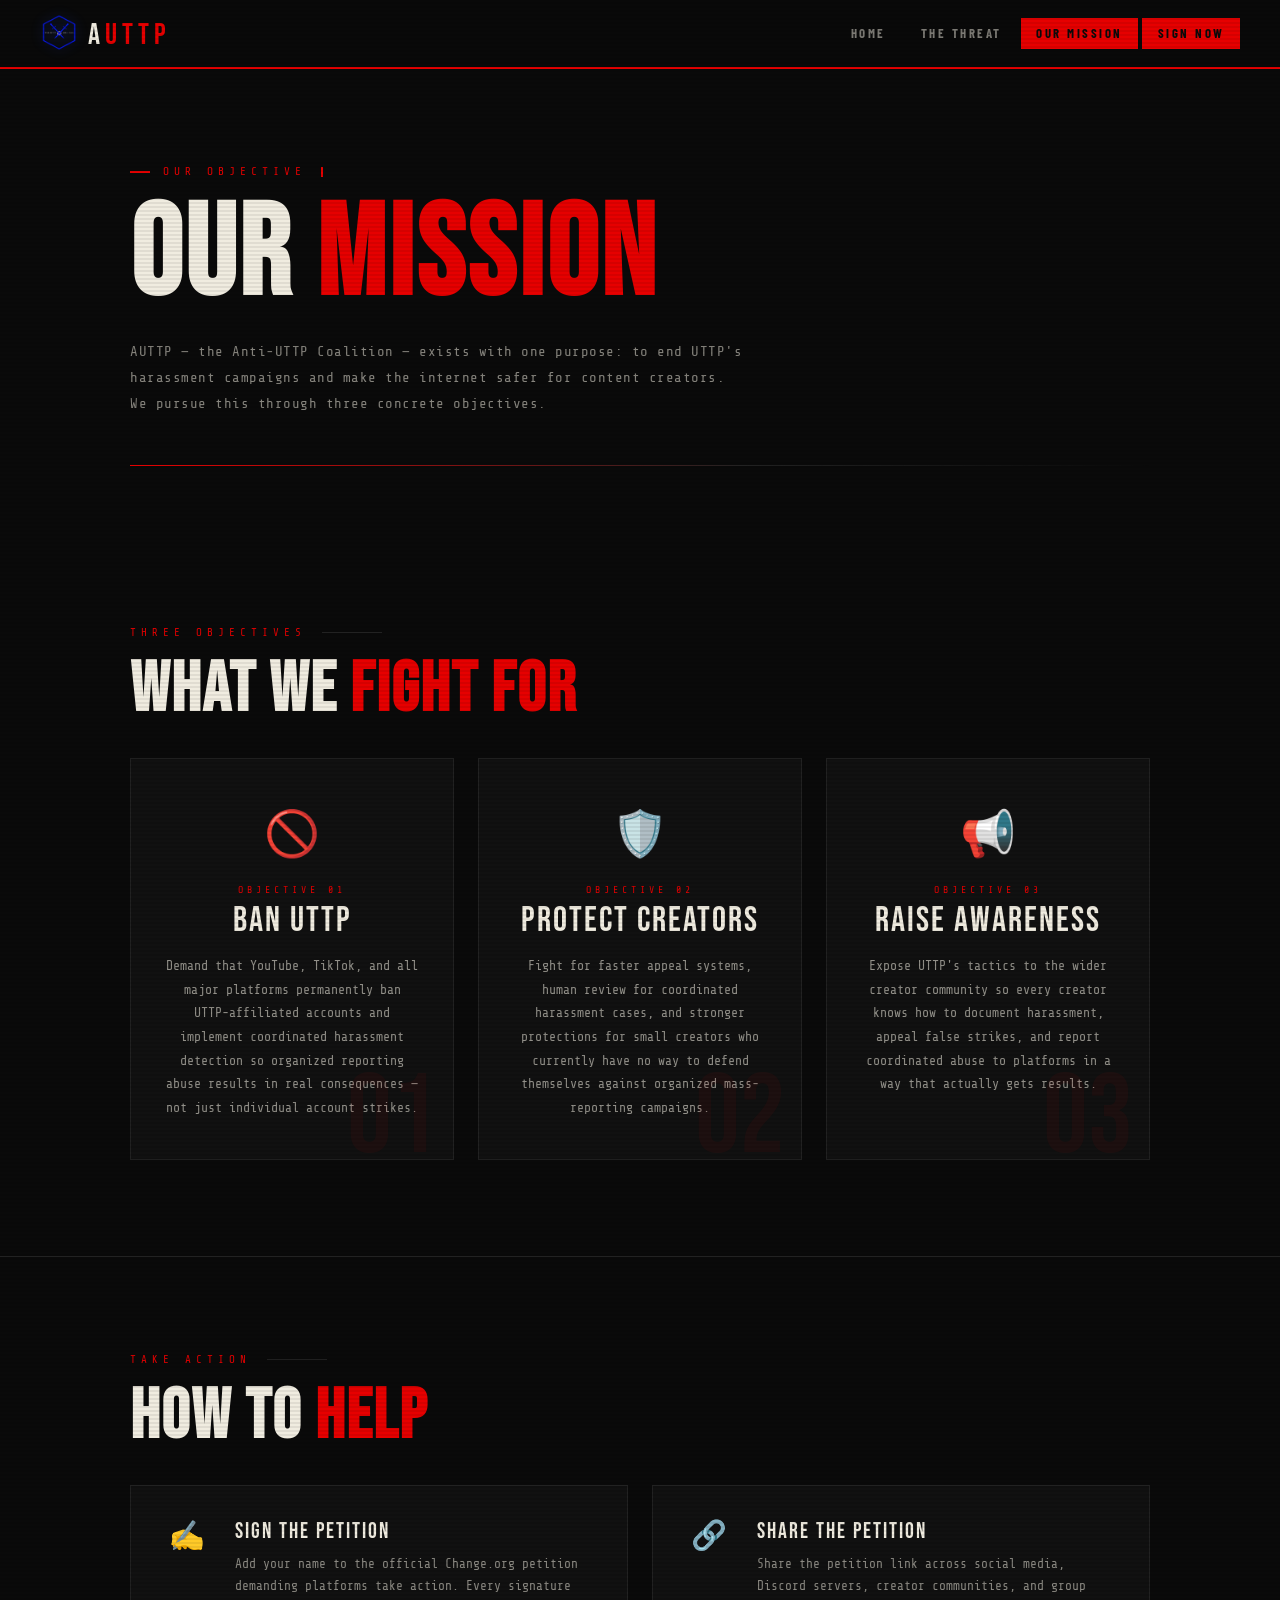
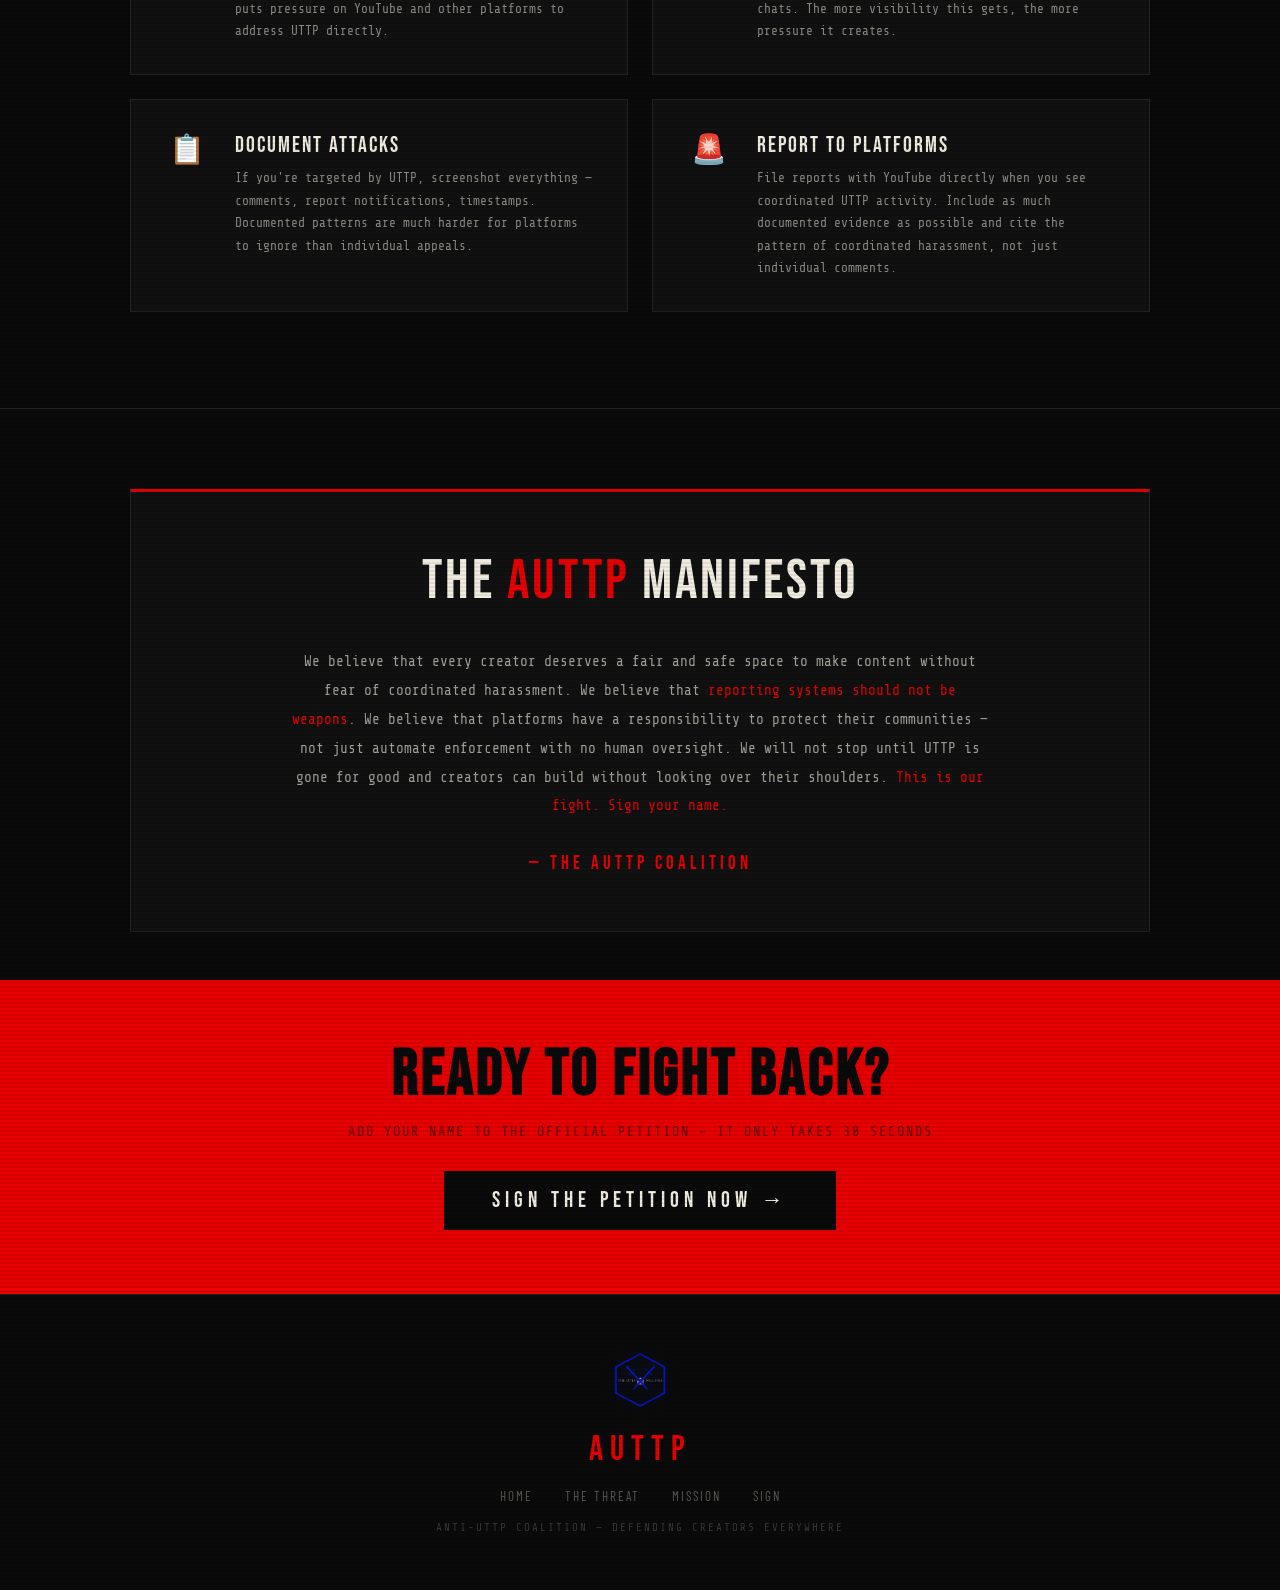
<file: mission.html>
<!DOCTYPE html>
<html lang="en">
<head>
  <meta charset="UTF-8">
  <meta name="viewport" content="width=device-width, initial-scale=1.0">
  <title>Our Mission — AUTTP</title>
  <meta name="description" content="AUTTP's three-point mission: ban UTTP, protect creators, and raise awareness against mass reporting harassment.">
  <style>
/* ============================================================
   AUTTP — ANTI-UTTP COALITION
   Shared Stylesheet
   ============================================================ */

@import url('https://fonts.googleapis.com/css2?family=Bebas+Neue&family=Share+Tech+Mono&family=Barlow+Condensed:wght@400;600;700&display=swap');

/* ── VARIABLES ── */
:root {
  --bg:       #0a0a0a;
  --bg2:      #111111;
  --bg3:      #161616;
  --red:      #e60000;
  --red-dark: #990000;
  --red-glow: #ff000050;
  --orange:   #ff6b00;
  --cyan:     #00e5ff;
  --white:    #f0ece0;
  --muted:    #555;
  --border:   #222;
  --border2:  #2a2a2a;
}

/* ── RESET ── */
html { scroll-behavior: smooth; }
*, *::before, *::after { margin: 0; padding: 0; box-sizing: border-box; }

body {
  background: var(--bg);
  color: var(--white);
  font-family: 'Share Tech Mono', monospace;
  overflow-x: hidden;
  min-height: 100vh;
}

/* Scanlines overlay */
body::after {
  content: '';
  position: fixed;
  inset: 0;
  background: repeating-linear-gradient(
    0deg, transparent, transparent 2px,
    rgba(0,0,0,0.065) 2px, rgba(0,0,0,0.065) 4px
  );
  pointer-events: none;
  z-index: 9999;
}

/* ── TYPOGRAPHY ── */
a { color: inherit; text-decoration: none; }
em { font-style: normal; color: var(--red); }
strong { color: var(--white); }

/* ── NAVIGATION ── */
nav {
  position: sticky;
  top: 0;
  z-index: 500;
  background: rgba(10,10,10,0.97);
  border-bottom: 2px solid var(--red);
  padding: 0.9rem 2.5rem;
  display: flex;
  align-items: center;
  justify-content: space-between;
  backdrop-filter: blur(10px);
}

.nav-logo {
  font-family: 'Bebas Neue', cursive;
  font-size: 1.9rem;
  color: var(--red);
  letter-spacing: 5px;
  transition: opacity 0.2s;
}

.nav-logo:hover { opacity: 0.8; }
.nav-logo span { color: var(--white); }

.nav-links {
  display: flex;
  gap: 0.25rem;
  list-style: none;
  align-items: center;
}

.nav-links a {
  font-family: 'Barlow Condensed', sans-serif;
  font-weight: 700;
  font-size: 0.8rem;
  letter-spacing: 2.5px;
  text-transform: uppercase;
  color: rgba(240,236,224,0.5);
  padding: 0.4rem 0.9rem;
  border: 1px solid transparent;
  transition: all 0.2s;
}

.nav-links a:hover {
  color: var(--white);
  border-color: var(--border2);
}

.nav-links a.active,
.nav-links a.nav-sign {
  color: var(--bg);
  background: var(--red);
  border-color: var(--red);
}

.nav-links a.nav-sign:hover {
  background: #ff2222;
}

.nav-hamburger {
  display: none;
  flex-direction: column;
  gap: 5px;
  cursor: pointer;
  padding: 4px;
}

.nav-hamburger span {
  display: block;
  width: 24px;
  height: 2px;
  background: var(--white);
  transition: all 0.3s;
}

/* ── TICKER ── */
.ticker {
  background: var(--red);
  padding: 0.6rem 0;
  overflow: hidden;
  white-space: nowrap;
  user-select: none;
}

.ticker-track {
  display: inline-block;
  animation: ticker-scroll 28s linear infinite;
  font-family: 'Share Tech Mono', monospace;
  font-size: 0.75rem;
  letter-spacing: 2px;
  color: var(--bg);
  font-weight: bold;
}

@keyframes ticker-scroll {
  0%   { transform: translateX(0); }
  100% { transform: translateX(-50%); }
}

/* ── PAGE HEADER (inner pages) ── */
.page-hero {
  padding: 6rem 2.5rem 4rem;
  max-width: 1100px;
  margin: 0 auto;
  position: relative;
}

.page-hero::after {
  content: '';
  display: block;
  width: 100%;
  height: 1px;
  background: linear-gradient(90deg, var(--red) 0%, var(--border) 60%, transparent 100%);
  margin-top: 3rem;
}

.ph-label {
  font-size: 0.7rem;
  letter-spacing: 5px;
  text-transform: uppercase;
  color: var(--red);
  margin-bottom: 1.2rem;
  display: flex;
  align-items: center;
  gap: 0.8rem;
}

.ph-label::before {
  content: '';
  display: inline-block;
  width: 20px;
  height: 2px;
  background: var(--red);
}

.ph-title {
  font-family: 'Bebas Neue', cursive;
  font-size: clamp(3.5rem, 10vw, 8rem);
  line-height: 0.92;
  letter-spacing: 3px;
}

.ph-sub {
  margin-top: 1.5rem;
  font-size: 0.88rem;
  color: rgba(240,236,224,0.55);
  max-width: 620px;
  line-height: 1.85;
  letter-spacing: 0.5px;
}

/* ── SECTION LAYOUTS ── */
.section {
  padding: 6rem 2.5rem;
  max-width: 1100px;
  margin: 0 auto;
}

.section-sm {
  padding: 3rem 2.5rem;
  max-width: 1100px;
  margin: 0 auto;
}

.s-label {
  font-size: 0.68rem;
  letter-spacing: 5px;
  text-transform: uppercase;
  color: var(--red);
  display: flex;
  align-items: center;
  gap: 1rem;
  margin-bottom: 1rem;
}

.s-label::after { content: ''; flex: 1; height: 1px; background: var(--border); max-width: 60px; }

.s-title {
  font-family: 'Bebas Neue', cursive;
  font-size: clamp(2rem, 5.5vw, 4.5rem);
  line-height: 1;
  letter-spacing: 2px;
  margin-bottom: 1.5rem;
}

/* ── BUTTONS ── */
.btn-red {
  font-family: 'Bebas Neue', cursive;
  font-size: 1.3rem;
  letter-spacing: 5px;
  color: var(--bg);
  background: var(--red);
  border: none;
  padding: 0.9rem 2.8rem;
  cursor: pointer;
  text-decoration: none;
  display: inline-block;
  position: relative;
  overflow: hidden;
  transition: all 0.25s;
  clip-path: polygon(10px 0%, 100% 0%, calc(100% - 10px) 100%, 0% 100%);
}

.btn-red::after {
  content: '';
  position: absolute;
  inset: 0;
  background: linear-gradient(90deg, transparent, rgba(255,255,255,0.18), transparent);
  transform: translateX(-100%);
  transition: transform 0.4s;
}

.btn-red:hover { background: #ff1a1a; transform: translateY(-3px); box-shadow: 0 10px 40px var(--red-glow); }
.btn-red:hover::after { transform: translateX(100%); }

.btn-xl {
  font-size: 1.7rem;
  padding: 1.3rem 4rem;
  letter-spacing: 6px;
}

.btn-ghost {
  font-family: 'Bebas Neue', cursive;
  font-size: 1.1rem;
  letter-spacing: 4px;
  color: var(--white);
  background: transparent;
  border: 2px solid var(--border2);
  padding: 0.75rem 2rem;
  cursor: pointer;
  text-decoration: none;
  display: inline-block;
  transition: all 0.2s;
}

.btn-ghost:hover { border-color: var(--red); color: var(--red); }

/* ── CARDS ── */
.card {
  border: 1px solid var(--border);
  background: var(--bg2);
  padding: 2rem;
  position: relative;
  transition: all 0.3s;
}

.card:hover { border-color: #2e2e2e; transform: translateY(-3px); }

.card-red-left { border-left: 3px solid var(--red); }

/* ── FORM ELEMENTS ── */
.f-label {
  display: block;
  font-size: 0.68rem;
  letter-spacing: 3px;
  text-transform: uppercase;
  color: var(--red);
  margin-bottom: 0.5rem;
}

.f-input {
  width: 100%;
  background: var(--bg);
  border: 1px solid var(--border);
  border-bottom: 2px solid #2a2a2a;
  color: var(--white);
  padding: 0.9rem 1rem;
  font-family: 'Share Tech Mono', monospace;
  font-size: 0.9rem;
  outline: none;
  transition: border-color 0.2s, background 0.2s;
}

.f-input:focus { border-bottom-color: var(--red); background: #0f0f0f; }
.f-input::placeholder { color: #333; }
textarea.f-input { resize: vertical; min-height: 90px; }

/* ── DIVIDER ── */
hr { border: none; border-top: 1px solid var(--border); }

/* ── FOOTER ── */
footer {
  text-align: center;
  padding: 3.5rem 2rem;
  border-top: 1px solid var(--border);
  margin-top: auto;
}

.footer-logo {
  font-family: 'Bebas Neue', cursive;
  font-size: 2.2rem;
  letter-spacing: 7px;
  color: var(--red);
  margin-bottom: 0.6rem;
}

.footer-links {
  display: flex;
  justify-content: center;
  gap: 2rem;
  list-style: none;
  margin: 1rem 0;
}

.footer-links a {
  font-family: 'Barlow Condensed', sans-serif;
  font-size: 0.82rem;
  letter-spacing: 2px;
  text-transform: uppercase;
  color: rgba(240,236,224,0.35);
  transition: color 0.2s;
}

.footer-links a:hover { color: var(--red); }

footer .copy {
  font-size: 0.68rem;
  color: rgba(240,236,224,0.2);
  letter-spacing: 2px;
  text-transform: uppercase;
  margin-top: 0.5rem;
}

/* ── SCROLL REVEAL ── */
.reveal { opacity: 0; transform: translateY(28px); transition: opacity 0.65s ease, transform 0.65s ease; }
.reveal.vis { opacity: 1; transform: none; }

/* ── GLITCH ── */
.glitch { position: relative; animation: glitch-main 5s infinite; }

.glitch::before, .glitch::after {
  content: attr(data-text);
  position: absolute;
  left: 0; width: 100%;
}

.glitch::before {
  color: var(--orange);
  animation: glitch-top 5s infinite;
  clip-path: polygon(0 0, 100% 0, 100% 38%, 0 38%);
}

.glitch::after {
  color: var(--cyan);
  animation: glitch-bot 5s infinite;
  clip-path: polygon(0 62%, 100% 62%, 100% 100%, 0 100%);
}

@keyframes glitch-main {
  0%,88%,100% { transform: none; }
  89% { transform: skew(-1.5deg); }
  90% { transform: skew(1.5deg); }
  91% { transform: none; }
}

@keyframes glitch-top {
  0%,88%,100% { transform: none; opacity: 0; }
  89% { transform: translate(-4px,0); opacity: 0.9; }
  90% { transform: translate(4px,0);  opacity: 0.9; }
  91% { opacity: 0; }
}

@keyframes glitch-bot {
  0%,88%,100% { transform: none; opacity: 0; }
  89% { transform: translate(4px,0);  opacity: 0.9; }
  90% { transform: translate(-4px,0); opacity: 0.9; }
  91% { opacity: 0; }
}

/* ── RESPONSIVE ── */
@media (max-width: 768px) {
  nav { padding: 0.9rem 1.5rem; }

  .nav-links { display: none; flex-direction: column; }
  .nav-links.open {
    display: flex;
    position: absolute;
    top: 100%;
    left: 0; right: 0;
    background: rgba(10,10,10,0.98);
    border-bottom: 1px solid var(--border);
    padding: 1.5rem;
    gap: 0.5rem;
  }
  .nav-links.open a {
    padding: 0.6rem 1rem;
    border-bottom: 1px solid var(--border);
    display: block;
  }
  .nav-hamburger { display: flex; }
  .page-hero { padding: 4rem 1.5rem 2.5rem; }
  .section { padding: 4rem 1.5rem; }
}


/* ── LOGO ── */
.nav-logo-img {
  height: 38px;
  width: auto;
  vertical-align: middle;
  margin-right: 10px;
  filter: drop-shadow(0 0 6px rgba(30,80,255,0.45));
  transition: filter 0.3s;
}
.nav-logo:hover .nav-logo-img {
  filter: drop-shadow(0 0 14px rgba(30,80,255,0.7));
}
.hero-logo {
  width: 130px;
  height: 130px;
  object-fit: contain;
  margin-bottom: 1.5rem;
  position: relative;
  z-index: 1;
  animation: logo-pulse 3s ease infinite, hero-enter 0.8s cubic-bezier(0.16,1,0.3,1) both;
}
@keyframes logo-pulse {
  0%,100% { filter: drop-shadow(0 0 12px rgba(30,80,255,0.35)); }
  50%      { filter: drop-shadow(0 0 28px rgba(30,80,255,0.6)); }
}
.footer-logo-img {
  width: 60px;
  height: 60px;
  object-fit: contain;
  margin-bottom: 0.8rem;
  opacity: 0.8;
  filter: drop-shadow(0 0 8px rgba(30,80,255,0.3));
}

</style>
  <style>
    /* ── MISSION CARDS ── */
    .mission-cards {
      display: grid;
      grid-template-columns: repeat(3, 1fr);
      gap: 1.5rem;
      margin-top: 2rem;
    }

    .mission-card {
      border: 1px solid var(--border);
      background: var(--bg2);
      padding: 3rem 2rem 2.5rem;
      position: relative;
      text-align: center;
      transition: all 0.3s;
      overflow: hidden;
    }

    .mission-card:hover { border-color: #2e2e2e; transform: translateY(-6px); box-shadow: 0 20px 60px rgba(0,0,0,0.5); }

    .mc-bg-num {
      position: absolute;
      bottom: -1rem; right: 1rem;
      font-family: 'Bebas Neue', cursive;
      font-size: 7rem;
      color: rgba(230,0,0,0.055);
      line-height: 1;
      pointer-events: none;
    }

    .mc-icon {
      font-size: 2.8rem;
      margin-bottom: 1.5rem;
      display: block;
    }

    .mc-label {
      font-size: 0.62rem;
      letter-spacing: 4px;
      text-transform: uppercase;
      color: var(--red);
      margin-bottom: 0.5rem;
    }

    .mc-title {
      font-family: 'Bebas Neue', cursive;
      font-size: 2.2rem;
      letter-spacing: 2px;
      margin-bottom: 1rem;
      line-height: 1;
    }

    .mc-body {
      font-size: 0.82rem;
      line-height: 1.8;
      color: rgba(240,236,224,0.58);
    }

    /* ── HOW TO HELP ── */
    .help-grid {
      display: grid;
      grid-template-columns: repeat(2, 1fr);
      gap: 1.5rem;
      margin-top: 2rem;
    }

    .help-item {
      border: 1px solid var(--border);
      background: var(--bg2);
      padding: 2rem;
      display: flex;
      gap: 1.5rem;
      align-items: flex-start;
      transition: border-color 0.2s;
    }

    .help-item:hover { border-color: #2e2e2e; }

    .hi-icon {
      font-size: 1.8rem;
      flex-shrink: 0;
      width: 3rem;
      text-align: center;
    }

    .hi-title {
      font-family: 'Bebas Neue', cursive;
      font-size: 1.4rem;
      letter-spacing: 2px;
      margin-bottom: 0.5rem;
    }

    .hi-body {
      font-size: 0.8rem;
      line-height: 1.75;
      color: rgba(240,236,224,0.55);
    }

    /* ── MANIFESTO ── */
    .manifesto {
      background: var(--bg2);
      border: 1px solid var(--border);
      border-top: 3px solid var(--red);
      padding: 3.5rem;
      margin-top: 2rem;
    }

    .manifesto-title {
      font-family: 'Bebas Neue', cursive;
      font-size: clamp(2rem, 5vw, 3.5rem);
      letter-spacing: 3px;
      text-align: center;
      margin-bottom: 2rem;
    }

    .manifesto-body {
      max-width: 700px;
      margin: 0 auto;
      font-size: 0.9rem;
      line-height: 2;
      color: rgba(240,236,224,0.65);
      text-align: center;
    }

    .manifesto-body em { color: var(--red); font-style: normal; }

    .manifesto-sig {
      text-align: center;
      margin-top: 2rem;
      font-family: 'Bebas Neue', cursive;
      font-size: 1.2rem;
      letter-spacing: 4px;
      color: var(--red);
    }

    /* ── CTA STRIP ── */
    .cta-strip {
      background: var(--red);
      padding: 4rem 2.5rem;
      text-align: center;
    }

    .cta-strip h2 {
      font-family: 'Bebas Neue', cursive;
      font-size: clamp(2rem, 5vw, 4rem);
      letter-spacing: 3px;
      color: var(--bg);
      margin-bottom: 1rem;
      line-height: 1;
    }

    .cta-strip p {
      font-size: 0.85rem;
      color: rgba(10,10,10,0.6);
      letter-spacing: 2px;
      text-transform: uppercase;
      margin-bottom: 2rem;
    }

    .btn-dark {
      font-family: 'Bebas Neue', cursive;
      font-size: 1.4rem;
      letter-spacing: 5px;
      color: var(--white);
      background: var(--bg);
      border: none;
      padding: 1rem 3rem;
      cursor: pointer;
      text-decoration: none;
      display: inline-block;
      transition: all 0.2s;
    }

    .btn-dark:hover { background: #1a1a1a; transform: translateY(-3px); box-shadow: 0 10px 30px rgba(0,0,0,0.5); }

    @media (max-width: 768px) {
      .mission-cards { grid-template-columns: 1fr; }
      .help-grid { grid-template-columns: 1fr; }
      .manifesto { padding: 2rem 1.5rem; }
    }
  </style>

<style>

/* ======== AUTTP ANIMATIONS ======== */

/* 1. PAGE TRANSITIONS */
@keyframes page-fade-in {
  from { opacity: 0; transform: translateY(10px); filter: blur(2px); }
  to   { opacity: 1; transform: none; filter: blur(0); }
}
body { animation: page-fade-in 0.45s cubic-bezier(0.16,1,0.3,1) both; }

@keyframes page-fade-out {
  to { opacity: 0; transform: translateY(-8px); filter: blur(2px); }
}
body.page-out { animation: page-fade-out 0.35s ease forwards !important; }

/* 2. HERO STAGGERED ENTRANCE */
@keyframes hero-enter {
  from { opacity: 0; transform: translateY(45px); filter: blur(4px); }
  to   { opacity: 1; transform: none; filter: blur(0); }
}
.hero-badge     { animation: hero-enter 0.7s cubic-bezier(0.16,1,0.3,1) 0.1s  both; }
.hero-title .l1 { animation: hero-enter 0.9s cubic-bezier(0.16,1,0.3,1) 0.3s  both; }
.hero-title .l2 { animation: hero-enter 1.0s cubic-bezier(0.16,1,0.3,1) 0.55s both; }
.hero-sub       { animation: hero-enter 0.8s cubic-bezier(0.16,1,0.3,1) 0.75s both; }
.hero-btns      { animation: hero-enter 0.8s cubic-bezier(0.16,1,0.3,1) 0.95s both; }

/* Inner page hero */
.ph-label { animation: hero-enter 0.6s cubic-bezier(0.16,1,0.3,1) 0.1s  both; }
.ph-title { animation: hero-enter 0.9s cubic-bezier(0.16,1,0.3,1) 0.25s both; }
.ph-sub   { animation: hero-enter 0.7s cubic-bezier(0.16,1,0.3,1) 0.5s  both; }

/* 3. TYPEWRITER CURSOR */
.tw-cursor {
  display: inline-block;
  width: 2px; height: 0.85em;
  background: var(--red);
  margin-left: 2px;
  vertical-align: middle;
  animation: tw-blink 0.65s step-end infinite;
}
@keyframes tw-blink {
  0%,100% { opacity: 1; }
  50%      { opacity: 0; }
}

/* 4. NAV LOGO GLITCH FLICKER */
@keyframes logo-flicker {
  0%,91%,100% { text-shadow: none; transform: none; }
  92% { text-shadow: -3px 0 rgba(0,229,255,0.8), 3px 0 rgba(255,107,0,0.6); transform: translateX(1px); }
  93% { text-shadow: none; transform: none; }
  95% { text-shadow: 3px 0 rgba(230,0,0,0.7); transform: translateX(-1px); }
  96% { text-shadow: none; transform: none; }
}
.nav-logo { animation: logo-flicker 8s infinite; }

/* 5. CTA BUTTON PULSE */
@keyframes cta-pulse {
  0%,100% { box-shadow: 0 0 0 0 transparent; }
  50%      { box-shadow: 0 0 35px rgba(230,0,0,0.45); }
}
.btn-red, .co-btn { animation: cta-pulse 3s ease infinite; }

/* 6. TICKER GLOW */
.ticker { box-shadow: 0 3px 25px rgba(230,0,0,0.3); }

/* 7. BORDER FLICKER ON CARDS */
@keyframes border-flicker {
  0%,97%,100% { border-left-color: var(--red); }
  98% { border-left-color: rgba(0,229,255,0.8); }
  99% { border-left-color: var(--orange); }
}
.threat-card, .tactic-card { animation: border-flicker 6s infinite; }

/* 8. RED NOISE BACKGROUND on hero */
@keyframes noise-shift {
  0%   { background-position: 0 0; }
  25%  { background-position: 10% 15%; }
  50%  { background-position: -5% 8%; }
  75%  { background-position: 7% -10%; }
  100% { background-position: 0 0; }
}

</style>
</head>
<body>

<nav>
  <a class="nav-logo" href="index.html"><img src="auttp.png" alt="AUTTP Logo" class="nav-logo-img"><span>A</span>UTTP</a>
  <ul class="nav-links" id="navLinks">
    <li><a href="index.html">Home</a></li>
    <li><a href="about.html">The Threat</a></li>
    <li><a href="mission.html" class="active">Our Mission</a></li>
    <li><a href="petition.html" class="nav-sign">Sign Now</a></li>
  </ul>
  <div class="nav-hamburger" id="burger"><span></span><span></span><span></span></div>
</nav>

<!-- PAGE HERO -->
<div class="page-hero">
  <div class="ph-label" data-typewriter="Our Objective"></div>
  <h1 class="ph-title">OUR <em>MISSION</em></h1>
  <p class="ph-sub">
    AUTTP — the Anti-UTTP Coalition — exists with one purpose: to end UTTP's 
    harassment campaigns and make the internet safer for content creators. 
    We pursue this through three concrete objectives.
  </p>
</div>

<!-- MISSION CARDS -->
<div class="section">
  <div class="s-label">Three Objectives</div>
  <h2 class="s-title">WHAT WE <em>FIGHT FOR</em></h2>

  <div class="mission-cards reveal">
    <div class="mission-card">
      <div class="mc-bg-num">01</div>
      <span class="mc-icon">🚫</span>
      <div class="mc-label">Objective 01</div>
      <div class="mc-title">BAN UTTP</div>
      <p class="mc-body">
        Demand that YouTube, TikTok, and all major platforms permanently 
        ban UTTP-affiliated accounts and implement coordinated harassment 
        detection so organized reporting abuse results in real consequences — 
        not just individual account strikes.
      </p>
    </div>
    <div class="mission-card">
      <div class="mc-bg-num">02</div>
      <span class="mc-icon">🛡️</span>
      <div class="mc-label">Objective 02</div>
      <div class="mc-title">PROTECT CREATORS</div>
      <p class="mc-body">
        Fight for faster appeal systems, human review for coordinated 
        harassment cases, and stronger protections for small creators 
        who currently have no way to defend themselves against organized 
        mass-reporting campaigns.
      </p>
    </div>
    <div class="mission-card">
      <div class="mc-bg-num">03</div>
      <span class="mc-icon">📢</span>
      <div class="mc-label">Objective 03</div>
      <div class="mc-title">RAISE AWARENESS</div>
      <p class="mc-body">
        Expose UTTP's tactics to the wider creator community so every 
        creator knows how to document harassment, appeal false strikes, 
        and report coordinated abuse to platforms in a way that actually 
        gets results.
      </p>
    </div>
  </div>
</div>

<hr>

<!-- HOW YOU CAN HELP -->
<div class="section reveal">
  <div class="s-label">Take Action</div>
  <h2 class="s-title">HOW TO <em>HELP</em></h2>

  <div class="help-grid">
    <div class="help-item">
      <div class="hi-icon">✍️</div>
      <div>
        <div class="hi-title">SIGN THE PETITION</div>
        <p class="hi-body">Add your name to the official Change.org petition demanding platforms take action. Every signature puts pressure on YouTube and other platforms to address UTTP directly.</p>
      </div>
    </div>
    <div class="help-item">
      <div class="hi-icon">🔗</div>
      <div>
        <div class="hi-title">SHARE THE PETITION</div>
        <p class="hi-body">Share the petition link across social media, Discord servers, creator communities, and group chats. The more visibility this gets, the more pressure it creates.</p>
      </div>
    </div>
    <div class="help-item">
      <div class="hi-icon">📋</div>
      <div>
        <div class="hi-title">DOCUMENT ATTACKS</div>
        <p class="hi-body">If you're targeted by UTTP, screenshot everything — comments, report notifications, timestamps. Documented patterns are much harder for platforms to ignore than individual appeals.</p>
      </div>
    </div>
    <div class="help-item">
      <div class="hi-icon">🚨</div>
      <div>
        <div class="hi-title">REPORT TO PLATFORMS</div>
        <p class="hi-body">File reports with YouTube directly when you see coordinated UTTP activity. Include as much documented evidence as possible and cite the pattern of coordinated harassment, not just individual comments.</p>
      </div>
    </div>
  </div>
</div>

<hr>

<!-- MANIFESTO -->
<div class="section-sm reveal">
  <div class="manifesto">
    <div class="manifesto-title">THE <em>AUTTP</em> MANIFESTO</div>
    <p class="manifesto-body">
      We believe that every creator deserves a fair and safe space to make content 
      without fear of coordinated harassment. We believe that <em>reporting systems 
      should not be weapons</em>. We believe that platforms have a responsibility to 
      protect their communities — not just automate enforcement with no human 
      oversight. We will not stop until UTTP is gone for good and creators can 
      build without looking over their shoulders. <em>This is our fight. Sign your name.</em>
    </p>
    <div class="manifesto-sig">— THE AUTTP COALITION</div>
  </div>
</div>

<!-- CTA STRIP -->
<div class="cta-strip">
  <h2>READY TO FIGHT BACK?</h2>
  <p>Add your name to the official petition — it only takes 30 seconds</p>
  <a href="petition.html" class="btn-dark">SIGN THE PETITION NOW →</a>
</div>

<footer>
  <img src="auttp.png" alt="AUTTP" class="footer-logo-img"><div class="footer-logo">AUTTP</div>
  <ul class="footer-links">
    <li><a href="index.html">Home</a></li>
    <li><a href="about.html">The Threat</a></li>
    <li><a href="mission.html">Mission</a></li>
    <li><a href="petition.html">Sign</a></li>
  </ul>
  <p class="copy">Anti-UTTP Coalition — Defending Creators Everywhere</p>
</footer>

<script>
  document.getElementById('burger').addEventListener('click', () => {
    document.getElementById('navLinks').classList.toggle('open');
  });
  const obs = new IntersectionObserver(es => es.forEach(e => { if (e.isIntersecting) e.target.classList.add('vis'); }), { threshold: 0.08 });
  document.querySelectorAll('.reveal').forEach(el => obs.observe(el));
</script>

<script>

(function () {
  'use strict';

  /* ── 1. PAGE TRANSITIONS ── */
  function initTransitions() {
    document.querySelectorAll('a[href]').forEach(function (a) {
      var href = a.getAttribute('href');
      if (!href || href.charAt(0) === '#' || href.indexOf('http') === 0
          || href.indexOf('mailto') === 0 || a.target === '_blank') return;
      a.addEventListener('click', function (e) {
        e.preventDefault();
        var dest = href;
        document.body.classList.add('page-out');
        setTimeout(function () { window.location.href = dest; }, 360);
      });
    });
  }

  /* ── 2. TYPEWRITER ── */
  function initTypewriter() {
    document.querySelectorAll('[data-typewriter]').forEach(function (el) {
      var text  = el.getAttribute('data-typewriter');
      var speed = parseInt(el.getAttribute('data-tw-speed') || '38');
      var delay = parseInt(el.getAttribute('data-tw-delay') || '500');
      el.textContent = '';
      var cursor = document.createElement('span');
      cursor.className = 'tw-cursor';
      el.appendChild(cursor);
      setTimeout(function () {
        var i = 0;
        var t = setInterval(function () {
          if (i < text.length) {
            cursor.insertAdjacentText('beforebegin', text[i++]);
          } else {
            clearInterval(t);
            setTimeout(function () { cursor.style.display = 'none'; }, 1400);
          }
        }, speed);
      }, delay);
    });
  }

  /* ── 3. FLOATING PARTICLES ── */
  function initParticles() {
    var host = document.querySelector('.hero');
    if (!host) return;

    var canvas = document.createElement('canvas');
    canvas.style.cssText = 'position:absolute;inset:0;width:100%;height:100%;pointer-events:none;z-index:0;';
    host.style.position = 'relative';
    host.insertBefore(canvas, host.firstChild);

    var ctx = canvas.getContext('2d');
    var W, H;

    function resize() {
      W = canvas.width  = host.offsetWidth;
      H = canvas.height = host.offsetHeight;
    }
    resize();
    window.addEventListener('resize', resize);

    function mkParticle() {
      var p = {};
      function reset() {
        p.x     = Math.random() * W;
        p.y     = Math.random() * H;
        p.vx    = (Math.random() - 0.5) * 0.5;
        p.vy    = -Math.random() * 0.55 - 0.08;
        p.size  = Math.random() * 1.8 + 0.3;
        p.alpha = Math.random() * 0.3 + 0.04;
        p.line  = Math.random() > 0.6;
        p.len   = Math.random() * 38 + 8;
        p.ang   = Math.random() * Math.PI * 2;
        p.dang  = (Math.random() - 0.5) * 0.018;
        var t   = Math.random();
        if      (t < 0.5)  { p.r=230; p.g=0;   p.b=0;   }
        else if (t < 0.75) { p.r=255; p.g=107; p.b=0;   }
        else               { p.r=240; p.g=236; p.b=224; p.alpha *= 0.4; }
      }
      reset();
      p.reset = reset;
      p.y = Math.random() * H; // spread initial positions
      return p;
    }

    var particles = [];
    for (var i = 0; i < 75; i++) particles.push(mkParticle());

    function draw() {
      ctx.clearRect(0, 0, W, H);
      particles.forEach(function (p) {
        p.x += p.vx; p.y += p.vy; p.ang += p.dang;
        if (p.y < -25 || p.x < -70 || p.x > W + 70) p.reset();
        var c = 'rgba(' + p.r + ',' + p.g + ',' + p.b + ',' + p.alpha + ')';
        ctx.save();
        if (p.line) {
          ctx.strokeStyle = c; ctx.lineWidth = p.size * 0.55;
          ctx.beginPath();
          ctx.moveTo(p.x, p.y);
          ctx.lineTo(p.x + Math.cos(p.ang) * p.len, p.y + Math.sin(p.ang) * p.len);
          ctx.stroke();
        } else {
          ctx.fillStyle = c;
          ctx.beginPath(); ctx.arc(p.x, p.y, p.size, 0, Math.PI * 2); ctx.fill();
        }
        ctx.restore();
      });
      requestAnimationFrame(draw);
    }
    draw();
  }

  /* ── 4. SCREEN GLITCH EFFECT ── */
  function initScreenGlitch() {
    var overlay = document.createElement('div');
    overlay.style.cssText = 'position:fixed;inset:0;pointer-events:none;z-index:9990;opacity:0;overflow:hidden;transition:opacity 0.05s;';
    document.body.appendChild(overlay);

    var colors = [
      'rgba(230,0,0,0.22)', 'rgba(0,229,255,0.18)',
      'rgba(255,107,0,0.18)', 'rgba(255,255,255,0.06)'
    ];

    function glitch() {
      overlay.innerHTML = '';
      var n = Math.floor(Math.random() * 5) + 2;
      for (var i = 0; i < n; i++) {
        var el = document.createElement('div');
        el.style.cssText = [
          'position:absolute',
          'top:' + (Math.random() * 100) + '%',
          'left:0', 'right:0',
          'height:' + (Math.random() * 7 + 1) + 'px',
          'background:' + colors[i % colors.length],
          'transform:translateX(' + ((Math.random() - 0.5) * 45) + 'px)'
        ].join(';');
        overlay.appendChild(el);
      }
      overlay.style.opacity = '1';
      var dur = Math.random() * 160 + 60;
      setTimeout(function () {
        overlay.style.opacity = '0';
        setTimeout(function () { overlay.innerHTML = ''; }, 60);
        // Occasional double-flash
        if (Math.random() > 0.55) {
          setTimeout(function () {
            var flash = document.createElement('div');
            flash.style.cssText = 'position:absolute;inset:0;background:rgba(230,0,0,0.05);';
            overlay.appendChild(flash);
            overlay.style.opacity = '1';
            setTimeout(function () { overlay.style.opacity = '0'; overlay.innerHTML = ''; }, 75);
          }, dur + 90);
        }
      }, dur);
      schedule();
    }

    function schedule() {
      setTimeout(glitch, Math.random() * 9000 + 4000);
    }
    setTimeout(glitch, Math.random() * 2500 + 1500); // first glitch sooner
  }

  /* ── 5. ENHANCED TEXT GLITCH (RGB split) ── */
  function initTextGlitch() {
    document.querySelectorAll('.glitch').forEach(function (el) {
      var base = el.style.textShadow;
      function tick() {
        var delay = 900 + Math.random() * 1800;
        setTimeout(function () {
          if (Math.random() > 0.45) {
            var o = (Math.random() - 0.5) * 10;
            el.style.textShadow = o + 'px 0 rgba(0,229,255,0.85),' + (-o) + 'px 0 rgba(255,107,0,0.85)';
            el.style.transform  = 'translateX(' + ((Math.random()-0.5)*5) + 'px) skewX(' + ((Math.random()-0.5)*3) + 'deg)';
            var hold = 70 + Math.random() * 130;
            setTimeout(function () {
              el.style.textShadow = base || '';
              el.style.transform  = '';
            }, hold);
          }
          tick();
        }, delay);
      }
      tick();
    });

    // Subtle glitch on highlighted em text in titles
    document.querySelectorAll('.s-title em, .ph-title em').forEach(function (el) {
      setInterval(function () {
        if (Math.random() > 0.75) {
          el.style.textShadow = '2px 0 rgba(0,229,255,0.5),-2px 0 rgba(255,107,0,0.5)';
          setTimeout(function () { el.style.textShadow = ''; }, 90 + Math.random()*80);
        }
      }, 3500 + Math.random() * 3000);
    });
  }

  /* ── INIT ── */
  if (document.readyState === 'loading') {
    document.addEventListener('DOMContentLoaded', init);
  } else {
    init();
  }

  function init() {
    initTransitions();
    initTypewriter();
    initParticles();
    initScreenGlitch();
    initTextGlitch();
  }
})();

</script>
</body>
</html>
</file>
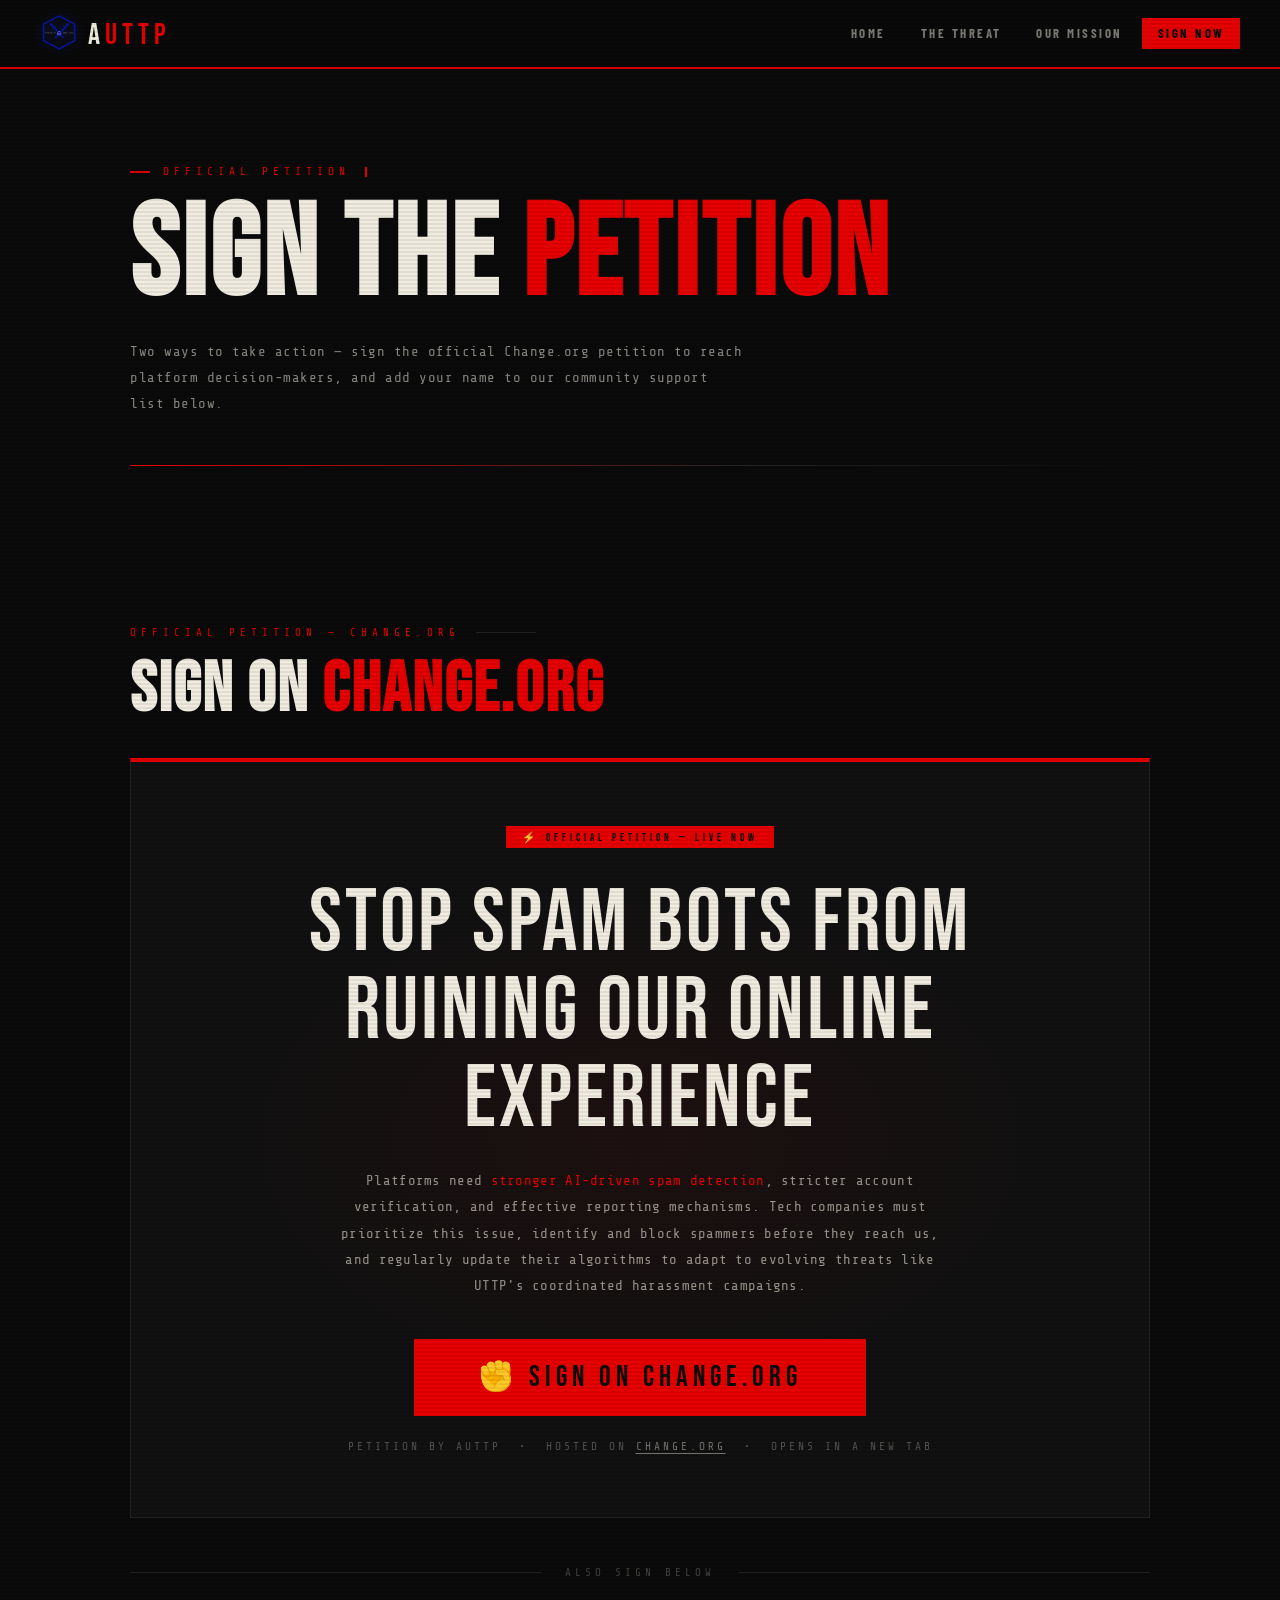
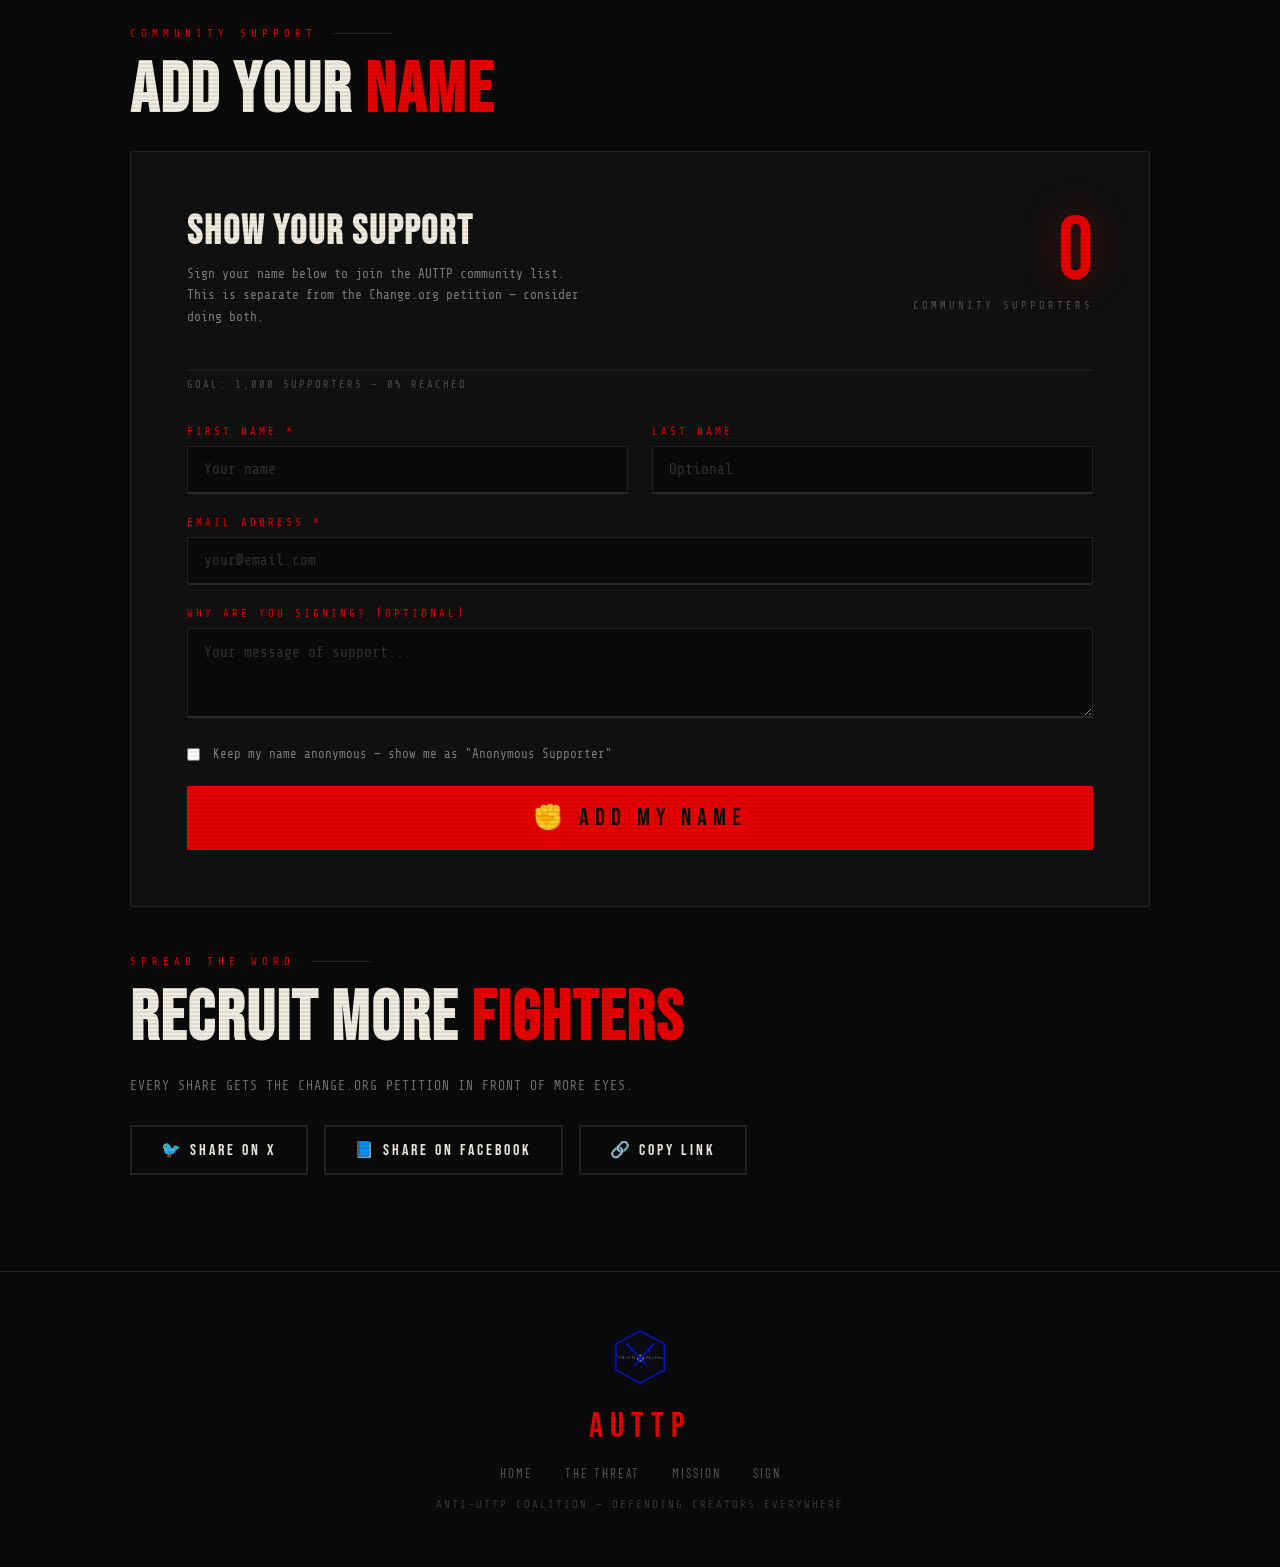
<file: petition.html>
<!DOCTYPE html>
<html lang="en">
<head>
  <meta charset="UTF-8">
  <meta name="viewport" content="width=device-width, initial-scale=1.0">
  <title>Sign the Petition — AUTTP</title>
  <meta name="description" content="Sign the official AUTTP Change.org petition to stop UTTP from mass reporting and harassing content creators.">
  <style>
/* ============================================================
   AUTTP — ANTI-UTTP COALITION
   Shared Stylesheet
   ============================================================ */

@import url('https://fonts.googleapis.com/css2?family=Bebas+Neue&family=Share+Tech+Mono&family=Barlow+Condensed:wght@400;600;700&display=swap');

/* ── VARIABLES ── */
:root {
  --bg:       #0a0a0a;
  --bg2:      #111111;
  --bg3:      #161616;
  --red:      #e60000;
  --red-dark: #990000;
  --red-glow: #ff000050;
  --orange:   #ff6b00;
  --cyan:     #00e5ff;
  --white:    #f0ece0;
  --muted:    #555;
  --border:   #222;
  --border2:  #2a2a2a;
}

/* ── RESET ── */
html { scroll-behavior: smooth; }
*, *::before, *::after { margin: 0; padding: 0; box-sizing: border-box; }

body {
  background: var(--bg);
  color: var(--white);
  font-family: 'Share Tech Mono', monospace;
  overflow-x: hidden;
  min-height: 100vh;
}

/* Scanlines overlay */
body::after {
  content: '';
  position: fixed;
  inset: 0;
  background: repeating-linear-gradient(
    0deg, transparent, transparent 2px,
    rgba(0,0,0,0.065) 2px, rgba(0,0,0,0.065) 4px
  );
  pointer-events: none;
  z-index: 9999;
}

/* ── TYPOGRAPHY ── */
a { color: inherit; text-decoration: none; }
em { font-style: normal; color: var(--red); }
strong { color: var(--white); }

/* ── NAVIGATION ── */
nav {
  position: sticky;
  top: 0;
  z-index: 500;
  background: rgba(10,10,10,0.97);
  border-bottom: 2px solid var(--red);
  padding: 0.9rem 2.5rem;
  display: flex;
  align-items: center;
  justify-content: space-between;
  backdrop-filter: blur(10px);
}

.nav-logo {
  font-family: 'Bebas Neue', cursive;
  font-size: 1.9rem;
  color: var(--red);
  letter-spacing: 5px;
  transition: opacity 0.2s;
}

.nav-logo:hover { opacity: 0.8; }
.nav-logo span { color: var(--white); }

.nav-links {
  display: flex;
  gap: 0.25rem;
  list-style: none;
  align-items: center;
}

.nav-links a {
  font-family: 'Barlow Condensed', sans-serif;
  font-weight: 700;
  font-size: 0.8rem;
  letter-spacing: 2.5px;
  text-transform: uppercase;
  color: rgba(240,236,224,0.5);
  padding: 0.4rem 0.9rem;
  border: 1px solid transparent;
  transition: all 0.2s;
}

.nav-links a:hover {
  color: var(--white);
  border-color: var(--border2);
}

.nav-links a.active,
.nav-links a.nav-sign {
  color: var(--bg);
  background: var(--red);
  border-color: var(--red);
}

.nav-links a.nav-sign:hover {
  background: #ff2222;
}

.nav-hamburger {
  display: none;
  flex-direction: column;
  gap: 5px;
  cursor: pointer;
  padding: 4px;
}

.nav-hamburger span {
  display: block;
  width: 24px;
  height: 2px;
  background: var(--white);
  transition: all 0.3s;
}

/* ── TICKER ── */
.ticker {
  background: var(--red);
  padding: 0.6rem 0;
  overflow: hidden;
  white-space: nowrap;
  user-select: none;
}

.ticker-track {
  display: inline-block;
  animation: ticker-scroll 28s linear infinite;
  font-family: 'Share Tech Mono', monospace;
  font-size: 0.75rem;
  letter-spacing: 2px;
  color: var(--bg);
  font-weight: bold;
}

@keyframes ticker-scroll {
  0%   { transform: translateX(0); }
  100% { transform: translateX(-50%); }
}

/* ── PAGE HEADER (inner pages) ── */
.page-hero {
  padding: 6rem 2.5rem 4rem;
  max-width: 1100px;
  margin: 0 auto;
  position: relative;
}

.page-hero::after {
  content: '';
  display: block;
  width: 100%;
  height: 1px;
  background: linear-gradient(90deg, var(--red) 0%, var(--border) 60%, transparent 100%);
  margin-top: 3rem;
}

.ph-label {
  font-size: 0.7rem;
  letter-spacing: 5px;
  text-transform: uppercase;
  color: var(--red);
  margin-bottom: 1.2rem;
  display: flex;
  align-items: center;
  gap: 0.8rem;
}

.ph-label::before {
  content: '';
  display: inline-block;
  width: 20px;
  height: 2px;
  background: var(--red);
}

.ph-title {
  font-family: 'Bebas Neue', cursive;
  font-size: clamp(3.5rem, 10vw, 8rem);
  line-height: 0.92;
  letter-spacing: 3px;
}

.ph-sub {
  margin-top: 1.5rem;
  font-size: 0.88rem;
  color: rgba(240,236,224,0.55);
  max-width: 620px;
  line-height: 1.85;
  letter-spacing: 0.5px;
}

/* ── SECTION LAYOUTS ── */
.section {
  padding: 6rem 2.5rem;
  max-width: 1100px;
  margin: 0 auto;
}

.section-sm {
  padding: 3rem 2.5rem;
  max-width: 1100px;
  margin: 0 auto;
}

.s-label {
  font-size: 0.68rem;
  letter-spacing: 5px;
  text-transform: uppercase;
  color: var(--red);
  display: flex;
  align-items: center;
  gap: 1rem;
  margin-bottom: 1rem;
}

.s-label::after { content: ''; flex: 1; height: 1px; background: var(--border); max-width: 60px; }

.s-title {
  font-family: 'Bebas Neue', cursive;
  font-size: clamp(2rem, 5.5vw, 4.5rem);
  line-height: 1;
  letter-spacing: 2px;
  margin-bottom: 1.5rem;
}

/* ── BUTTONS ── */
.btn-red {
  font-family: 'Bebas Neue', cursive;
  font-size: 1.3rem;
  letter-spacing: 5px;
  color: var(--bg);
  background: var(--red);
  border: none;
  padding: 0.9rem 2.8rem;
  cursor: pointer;
  text-decoration: none;
  display: inline-block;
  position: relative;
  overflow: hidden;
  transition: all 0.25s;
  clip-path: polygon(10px 0%, 100% 0%, calc(100% - 10px) 100%, 0% 100%);
}

.btn-red::after {
  content: '';
  position: absolute;
  inset: 0;
  background: linear-gradient(90deg, transparent, rgba(255,255,255,0.18), transparent);
  transform: translateX(-100%);
  transition: transform 0.4s;
}

.btn-red:hover { background: #ff1a1a; transform: translateY(-3px); box-shadow: 0 10px 40px var(--red-glow); }
.btn-red:hover::after { transform: translateX(100%); }

.btn-xl {
  font-size: 1.7rem;
  padding: 1.3rem 4rem;
  letter-spacing: 6px;
}

.btn-ghost {
  font-family: 'Bebas Neue', cursive;
  font-size: 1.1rem;
  letter-spacing: 4px;
  color: var(--white);
  background: transparent;
  border: 2px solid var(--border2);
  padding: 0.75rem 2rem;
  cursor: pointer;
  text-decoration: none;
  display: inline-block;
  transition: all 0.2s;
}

.btn-ghost:hover { border-color: var(--red); color: var(--red); }

/* ── CARDS ── */
.card {
  border: 1px solid var(--border);
  background: var(--bg2);
  padding: 2rem;
  position: relative;
  transition: all 0.3s;
}

.card:hover { border-color: #2e2e2e; transform: translateY(-3px); }

.card-red-left { border-left: 3px solid var(--red); }

/* ── FORM ELEMENTS ── */
.f-label {
  display: block;
  font-size: 0.68rem;
  letter-spacing: 3px;
  text-transform: uppercase;
  color: var(--red);
  margin-bottom: 0.5rem;
}

.f-input {
  width: 100%;
  background: var(--bg);
  border: 1px solid var(--border);
  border-bottom: 2px solid #2a2a2a;
  color: var(--white);
  padding: 0.9rem 1rem;
  font-family: 'Share Tech Mono', monospace;
  font-size: 0.9rem;
  outline: none;
  transition: border-color 0.2s, background 0.2s;
}

.f-input:focus { border-bottom-color: var(--red); background: #0f0f0f; }
.f-input::placeholder { color: #333; }
textarea.f-input { resize: vertical; min-height: 90px; }

/* ── DIVIDER ── */
hr { border: none; border-top: 1px solid var(--border); }

/* ── FOOTER ── */
footer {
  text-align: center;
  padding: 3.5rem 2rem;
  border-top: 1px solid var(--border);
  margin-top: auto;
}

.footer-logo {
  font-family: 'Bebas Neue', cursive;
  font-size: 2.2rem;
  letter-spacing: 7px;
  color: var(--red);
  margin-bottom: 0.6rem;
}

.footer-links {
  display: flex;
  justify-content: center;
  gap: 2rem;
  list-style: none;
  margin: 1rem 0;
}

.footer-links a {
  font-family: 'Barlow Condensed', sans-serif;
  font-size: 0.82rem;
  letter-spacing: 2px;
  text-transform: uppercase;
  color: rgba(240,236,224,0.35);
  transition: color 0.2s;
}

.footer-links a:hover { color: var(--red); }

footer .copy {
  font-size: 0.68rem;
  color: rgba(240,236,224,0.2);
  letter-spacing: 2px;
  text-transform: uppercase;
  margin-top: 0.5rem;
}

/* ── SCROLL REVEAL ── */
.reveal { opacity: 0; transform: translateY(28px); transition: opacity 0.65s ease, transform 0.65s ease; }
.reveal.vis { opacity: 1; transform: none; }

/* ── GLITCH ── */
.glitch { position: relative; animation: glitch-main 5s infinite; }

.glitch::before, .glitch::after {
  content: attr(data-text);
  position: absolute;
  left: 0; width: 100%;
}

.glitch::before {
  color: var(--orange);
  animation: glitch-top 5s infinite;
  clip-path: polygon(0 0, 100% 0, 100% 38%, 0 38%);
}

.glitch::after {
  color: var(--cyan);
  animation: glitch-bot 5s infinite;
  clip-path: polygon(0 62%, 100% 62%, 100% 100%, 0 100%);
}

@keyframes glitch-main {
  0%,88%,100% { transform: none; }
  89% { transform: skew(-1.5deg); }
  90% { transform: skew(1.5deg); }
  91% { transform: none; }
}

@keyframes glitch-top {
  0%,88%,100% { transform: none; opacity: 0; }
  89% { transform: translate(-4px,0); opacity: 0.9; }
  90% { transform: translate(4px,0);  opacity: 0.9; }
  91% { opacity: 0; }
}

@keyframes glitch-bot {
  0%,88%,100% { transform: none; opacity: 0; }
  89% { transform: translate(4px,0);  opacity: 0.9; }
  90% { transform: translate(-4px,0); opacity: 0.9; }
  91% { opacity: 0; }
}

/* ── RESPONSIVE ── */
@media (max-width: 768px) {
  nav { padding: 0.9rem 1.5rem; }

  .nav-links { display: none; flex-direction: column; }
  .nav-links.open {
    display: flex;
    position: absolute;
    top: 100%;
    left: 0; right: 0;
    background: rgba(10,10,10,0.98);
    border-bottom: 1px solid var(--border);
    padding: 1.5rem;
    gap: 0.5rem;
  }
  .nav-links.open a {
    padding: 0.6rem 1rem;
    border-bottom: 1px solid var(--border);
    display: block;
  }
  .nav-hamburger { display: flex; }
  .page-hero { padding: 4rem 1.5rem 2.5rem; }
  .section { padding: 4rem 1.5rem; }
}


/* ── LOGO ── */
.nav-logo-img {
  height: 38px;
  width: auto;
  vertical-align: middle;
  margin-right: 10px;
  filter: drop-shadow(0 0 6px rgba(30,80,255,0.45));
  transition: filter 0.3s;
}
.nav-logo:hover .nav-logo-img {
  filter: drop-shadow(0 0 14px rgba(30,80,255,0.7));
}
.hero-logo {
  width: 130px;
  height: 130px;
  object-fit: contain;
  margin-bottom: 1.5rem;
  position: relative;
  z-index: 1;
  animation: logo-pulse 3s ease infinite, hero-enter 0.8s cubic-bezier(0.16,1,0.3,1) both;
}
@keyframes logo-pulse {
  0%,100% { filter: drop-shadow(0 0 12px rgba(30,80,255,0.35)); }
  50%      { filter: drop-shadow(0 0 28px rgba(30,80,255,0.6)); }
}
.footer-logo-img {
  width: 60px;
  height: 60px;
  object-fit: contain;
  margin-bottom: 0.8rem;
  opacity: 0.8;
  filter: drop-shadow(0 0 8px rgba(30,80,255,0.3));
}

</style>
  <style>
    /* ── CHANGE.ORG PRIMARY SECTION ── */
    .co-hero {
      background: var(--bg2);
      border: 1px solid var(--border);
      border-top: 4px solid var(--red);
      padding: 4rem 3rem;
      text-align: center;
      position: relative;
      overflow: hidden;
      margin-top: 2rem;
    }

    .co-hero::before {
      content: '';
      position: absolute; inset: 0;
      background: radial-gradient(ellipse 60% 50% at 50% 50%, rgba(230,0,0,0.06) 0%, transparent 70%);
      pointer-events: none;
    }

    .co-hero > * { position: relative; z-index: 1; }

    .co-badge {
      display: inline-block;
      background: var(--red);
      color: var(--bg);
      font-size: 0.68rem;
      letter-spacing: 4px;
      text-transform: uppercase;
      padding: 0.3rem 1rem;
      margin-bottom: 2rem;
      font-family: 'Bebas Neue', cursive;
    }

    .co-title {
      font-family: 'Bebas Neue', cursive;
      font-size: clamp(2.5rem, 7vw, 5.5rem);
      letter-spacing: 3px;
      line-height: 1;
      margin-bottom: 1.5rem;
    }

    .co-desc {
      font-size: 0.88rem;
      color: rgba(240,236,224,0.6);
      max-width: 600px;
      margin: 0 auto 2.5rem;
      line-height: 1.85;
      letter-spacing: 0.3px;
    }

    .co-desc em { color: var(--red); font-style: normal; }

    .co-btn {
      display: inline-flex;
      align-items: center;
      gap: 0.8rem;
      font-family: 'Bebas Neue', cursive;
      font-size: 1.8rem;
      letter-spacing: 5px;
      color: var(--bg);
      background: var(--red);
      padding: 1.3rem 4rem;
      text-decoration: none;
      transition: all 0.25s;
      position: relative;
      overflow: hidden;
    }

    .co-btn::after {
      content: '';
      position: absolute; inset: 0;
      background: linear-gradient(90deg, transparent, rgba(255,255,255,0.18), transparent);
      transform: translateX(-100%);
      transition: transform 0.4s;
    }

    .co-btn:hover { background: #ff1a1a; transform: translateY(-4px); box-shadow: 0 15px 50px var(--red-glow); }
    .co-btn:hover::after { transform: translateX(100%); }

    .co-meta {
      margin-top: 1.5rem;
      font-size: 0.7rem;
      letter-spacing: 3px;
      text-transform: uppercase;
      color: rgba(240,236,224,0.3);
    }

    .co-meta a { color: rgba(240,236,224,0.45); text-decoration: underline; text-underline-offset: 3px; }
    .co-meta a:hover { color: var(--red); }

    /* ── DIVIDER LABEL ── */
    .section-divider {
      display: flex;
      align-items: center;
      gap: 1.5rem;
      margin: 3rem 0;
      font-size: 0.68rem;
      letter-spacing: 4px;
      text-transform: uppercase;
      color: rgba(240,236,224,0.25);
    }

    .section-divider::before, .section-divider::after {
      content: '';
      flex: 1;
      height: 1px;
      background: var(--border);
    }

    /* ── LOCAL SUPPORT SECTION ── */
    .support-section {
      background: var(--bg2);
      border: 1px solid var(--border);
      padding: 3.5rem;
    }

    .support-header {
      display: flex;
      align-items: flex-start;
      justify-content: space-between;
      gap: 2rem;
      flex-wrap: wrap;
      margin-bottom: 2.5rem;
    }

    .support-header-text {}

    .support-header-text h3 {
      font-family: 'Bebas Neue', cursive;
      font-size: 2.5rem;
      letter-spacing: 2px;
      margin-bottom: 0.5rem;
    }

    .support-header-text p {
      font-size: 0.8rem;
      color: rgba(240,236,224,0.5);
      line-height: 1.7;
      max-width: 400px;
    }

    /* Counter */
    .counter-block {
      text-align: right;
    }

    .counter-num {
      font-family: 'Bebas Neue', cursive;
      font-size: clamp(3rem, 8vw, 5.5rem);
      color: var(--red);
      line-height: 1;
      text-shadow: 0 0 40px var(--red-glow);
    }

    .counter-label {
      font-size: 0.65rem;
      letter-spacing: 3px;
      text-transform: uppercase;
      color: rgba(240,236,224,0.3);
      margin-top: 0.3rem;
    }

    .progress-bar {
      width: 100%;
      height: 2px;
      background: #1a1a1a;
      margin-top: 1.5rem;
    }

    .progress-fill {
      height: 100%;
      background: linear-gradient(90deg, var(--red), #ff4444);
      transition: width 1.2s cubic-bezier(0.16,1,0.3,1);
    }

    .progress-label {
      font-size: 0.65rem;
      color: rgba(240,236,224,0.28);
      margin-top: 0.5rem;
      letter-spacing: 2px;
      text-transform: uppercase;
    }

    /* Form */
    .form-2col { display: grid; grid-template-columns: 1fr 1fr; gap: 1.5rem; }

    .fgroup { margin-bottom: 1.4rem; }

    .anon-row {
      display: flex;
      align-items: flex-start;
      gap: 0.8rem;
      margin-bottom: 1.4rem;
    }

    .anon-row input { accent-color: var(--red); margin-top: 3px; flex-shrink: 0; }
    .anon-row label { font-size: 0.78rem; color: rgba(240,236,224,0.5); cursor: pointer; line-height: 1.5; }

    .submit-btn {
      width: 100%;
      font-family: 'Bebas Neue', cursive;
      font-size: 1.5rem;
      letter-spacing: 6px;
      color: var(--bg);
      background: var(--red);
      border: none;
      padding: 1.1rem;
      cursor: pointer;
      transition: all 0.2s;
      position: relative;
      overflow: hidden;
    }

    .submit-btn::after {
      content: '';
      position: absolute; inset: 0;
      background: linear-gradient(90deg, transparent, rgba(255,255,255,0.15), transparent);
      transform: translateX(-100%);
      transition: transform 0.4s;
    }

    .submit-btn:hover { background: #ff1a1a; box-shadow: 0 0 40px var(--red-glow); }
    .submit-btn:hover::after { transform: translateX(100%); }

    /* Success */
    .success-box {
      display: none;
      text-align: center;
      padding: 2.5rem;
      border: 2px solid var(--red);
      margin-top: 1.5rem;
      background: rgba(230,0,0,0.04);
    }

    .success-box.show { display: block; }

    .success-box h3 {
      font-family: 'Bebas Neue', cursive;
      font-size: 2.2rem;
      color: var(--red);
      letter-spacing: 3px;
      margin-bottom: 0.5rem;
    }

    .success-box p { font-size: 0.82rem; color: rgba(240,236,224,0.6); line-height: 1.7; }

    /* Signers */
    .signers { margin-top: 2.5rem; border-top: 1px solid var(--border); padding-top: 2rem; }

    .signers-label {
      font-size: 0.65rem;
      letter-spacing: 4px;
      text-transform: uppercase;
      color: rgba(240,236,224,0.28);
      margin-bottom: 1rem;
    }

    .signer-row {
      display: flex;
      align-items: center;
      gap: 1rem;
      padding: 0.6rem 0;
      border-bottom: 1px solid #161616;
      animation: signer-in 0.4s ease;
    }

    @keyframes signer-in {
      from { opacity: 0; transform: translateX(-8px); }
      to   { opacity: 1; transform: translateX(0); }
    }

    .signer-dot { width: 6px; height: 6px; border-radius: 50%; background: var(--red); flex-shrink: 0; }
    .signer-name { font-size: 0.85rem; color: var(--white); }
    .signer-time { margin-left: auto; font-size: 0.68rem; color: rgba(240,236,224,0.3); }

    /* ── SHARE ── */
    .share-grid {
      display: flex;
      gap: 1rem;
      flex-wrap: wrap;
      margin-top: 2rem;
    }

    .share-btn {
      font-family: 'Bebas Neue', cursive;
      font-size: 1rem;
      letter-spacing: 3px;
      padding: 0.8rem 1.8rem;
      border: 2px solid var(--border);
      background: transparent;
      color: var(--white);
      cursor: pointer;
      text-decoration: none;
      display: inline-flex;
      align-items: center;
      gap: 0.5rem;
      transition: all 0.2s;
    }

    .share-btn:hover { border-color: var(--red); color: var(--red); }

    @media (max-width: 768px) {
      .support-section { padding: 2rem 1.5rem; }
      .support-header { flex-direction: column; }
      .counter-block { text-align: left; }
      .form-2col { grid-template-columns: 1fr; }
    }
  </style>

<style>

/* ======== AUTTP ANIMATIONS ======== */

/* 1. PAGE TRANSITIONS */
@keyframes page-fade-in {
  from { opacity: 0; transform: translateY(10px); filter: blur(2px); }
  to   { opacity: 1; transform: none; filter: blur(0); }
}
body { animation: page-fade-in 0.45s cubic-bezier(0.16,1,0.3,1) both; }

@keyframes page-fade-out {
  to { opacity: 0; transform: translateY(-8px); filter: blur(2px); }
}
body.page-out { animation: page-fade-out 0.35s ease forwards !important; }

/* 2. HERO STAGGERED ENTRANCE */
@keyframes hero-enter {
  from { opacity: 0; transform: translateY(45px); filter: blur(4px); }
  to   { opacity: 1; transform: none; filter: blur(0); }
}
.hero-badge     { animation: hero-enter 0.7s cubic-bezier(0.16,1,0.3,1) 0.1s  both; }
.hero-title .l1 { animation: hero-enter 0.9s cubic-bezier(0.16,1,0.3,1) 0.3s  both; }
.hero-title .l2 { animation: hero-enter 1.0s cubic-bezier(0.16,1,0.3,1) 0.55s both; }
.hero-sub       { animation: hero-enter 0.8s cubic-bezier(0.16,1,0.3,1) 0.75s both; }
.hero-btns      { animation: hero-enter 0.8s cubic-bezier(0.16,1,0.3,1) 0.95s both; }

/* Inner page hero */
.ph-label { animation: hero-enter 0.6s cubic-bezier(0.16,1,0.3,1) 0.1s  both; }
.ph-title { animation: hero-enter 0.9s cubic-bezier(0.16,1,0.3,1) 0.25s both; }
.ph-sub   { animation: hero-enter 0.7s cubic-bezier(0.16,1,0.3,1) 0.5s  both; }

/* 3. TYPEWRITER CURSOR */
.tw-cursor {
  display: inline-block;
  width: 2px; height: 0.85em;
  background: var(--red);
  margin-left: 2px;
  vertical-align: middle;
  animation: tw-blink 0.65s step-end infinite;
}
@keyframes tw-blink {
  0%,100% { opacity: 1; }
  50%      { opacity: 0; }
}

/* 4. NAV LOGO GLITCH FLICKER */
@keyframes logo-flicker {
  0%,91%,100% { text-shadow: none; transform: none; }
  92% { text-shadow: -3px 0 rgba(0,229,255,0.8), 3px 0 rgba(255,107,0,0.6); transform: translateX(1px); }
  93% { text-shadow: none; transform: none; }
  95% { text-shadow: 3px 0 rgba(230,0,0,0.7); transform: translateX(-1px); }
  96% { text-shadow: none; transform: none; }
}
.nav-logo { animation: logo-flicker 8s infinite; }

/* 5. CTA BUTTON PULSE */
@keyframes cta-pulse {
  0%,100% { box-shadow: 0 0 0 0 transparent; }
  50%      { box-shadow: 0 0 35px rgba(230,0,0,0.45); }
}
.btn-red, .co-btn { animation: cta-pulse 3s ease infinite; }

/* 6. TICKER GLOW */
.ticker { box-shadow: 0 3px 25px rgba(230,0,0,0.3); }

/* 7. BORDER FLICKER ON CARDS */
@keyframes border-flicker {
  0%,97%,100% { border-left-color: var(--red); }
  98% { border-left-color: rgba(0,229,255,0.8); }
  99% { border-left-color: var(--orange); }
}
.threat-card, .tactic-card { animation: border-flicker 6s infinite; }

/* 8. RED NOISE BACKGROUND on hero */
@keyframes noise-shift {
  0%   { background-position: 0 0; }
  25%  { background-position: 10% 15%; }
  50%  { background-position: -5% 8%; }
  75%  { background-position: 7% -10%; }
  100% { background-position: 0 0; }
}

</style>
</head>
<body>

<nav>
  <a class="nav-logo" href="index.html"><img src="auttp.png" alt="AUTTP Logo" class="nav-logo-img"><span>A</span>UTTP</a>
  <ul class="nav-links" id="navLinks">
    <li><a href="index.html">Home</a></li>
    <li><a href="about.html">The Threat</a></li>
    <li><a href="mission.html">Our Mission</a></li>
    <li><a href="petition.html" class="nav-sign active">Sign Now</a></li>
  </ul>
  <div class="nav-hamburger" id="burger"><span></span><span></span><span></span></div>
</nav>

<!-- PAGE HERO -->
<div class="page-hero">
  <div class="ph-label" data-typewriter="Official Petition"></div>
  <h1 class="ph-title">SIGN THE <em>PETITION</em></h1>
  <p class="ph-sub">
    Two ways to take action — sign the official Change.org petition 
    to reach platform decision-makers, and add your name to our 
    community support list below.
  </p>
</div>

<!-- MAIN SECTION -->
<div class="section">

  <!-- CHANGE.ORG PRIMARY -->
  <div class="s-label">Official Petition — Change.org</div>
  <h2 class="s-title">SIGN ON <em>CHANGE.ORG</em></h2>

  <div class="co-hero reveal">
    <div class="co-badge">⚡ Official Petition — Live Now</div>
    <div class="co-title">STOP SPAM BOTS FROM<br>RUINING OUR ONLINE EXPERIENCE</div>
    <p class="co-desc">
      Platforms need <em>stronger AI-driven spam detection</em>, stricter account 
      verification, and effective reporting mechanisms. Tech companies must 
      prioritize this issue, identify and block spammers before they reach us, 
      and regularly update their algorithms to adapt to evolving threats 
      like UTTP's coordinated harassment campaigns.
    </p>
    <a href="https://c.org/YVhbBG6pfN" target="_blank" rel="noopener noreferrer" class="co-btn">
      ✊ SIGN ON CHANGE.ORG
    </a>
    <div class="co-meta">
      Petition by AUTTP &nbsp;•&nbsp; Hosted on <a href="https://c.org/YVhbBG6pfN" target="_blank" rel="noopener noreferrer">Change.org</a> &nbsp;•&nbsp; Opens in a new tab
    </div>
  </div>

  <!-- DIVIDER -->
  <div class="section-divider">ALSO SIGN BELOW</div>

  <!-- LOCAL COMMUNITY FORM -->
  <div class="s-label">Community Support</div>
  <h2 class="s-title">ADD YOUR <em>NAME</em></h2>

  <div class="support-section reveal">
    <div class="support-header">
      <div class="support-header-text">
        <h3>SHOW YOUR SUPPORT</h3>
        <p>Sign your name below to join the AUTTP community list. This is separate from the Change.org petition — consider doing both.</p>
      </div>
      <div class="counter-block">
        <div class="counter-num" id="sigCount">0</div>
        <div class="counter-label">Community Supporters</div>
      </div>
    </div>

    <div class="progress-bar">
      <div class="progress-fill" id="progressFill" style="width:0%"></div>
    </div>
    <div class="progress-label" id="progressLabel">GOAL: 1,000 — 0% REACHED</div>

    <br>

    <!-- FORM -->
    <form id="petForm" style="margin-top:1rem;">
      <div class="form-2col">
        <div class="fgroup">
          <label class="f-label" for="fname">First Name *</label>
          <input class="f-input" type="text" id="fname" placeholder="Your name" required>
        </div>
        <div class="fgroup">
          <label class="f-label" for="lname">Last Name</label>
          <input class="f-input" type="text" id="lname" placeholder="Optional">
        </div>
      </div>
      <div class="fgroup">
        <label class="f-label" for="email">Email Address *</label>
        <input class="f-input" type="email" id="email" placeholder="your@email.com" required>
      </div>
      <div class="fgroup">
        <label class="f-label" for="msg">Why are you signing? (Optional)</label>
        <textarea class="f-input" id="msg" placeholder="Your message of support..."></textarea>
      </div>
      <div class="anon-row">
        <input type="checkbox" id="anon">
        <label for="anon">Keep my name anonymous — show me as "Anonymous Supporter"</label>
      </div>
      <button type="button" class="submit-btn" onclick="handleSign()">
        ✊ ADD MY NAME
      </button>
    </form>

    <div class="success-box" id="successBox">
      <h3>✓ NAME ADDED</h3>
      <p>You're officially part of the AUTTP community. Now share the Change.org petition to get more people to sign the official one.</p>
      <br>
      <a href="https://c.org/YVhbBG6pfN" target="_blank" rel="noopener noreferrer" class="btn-red" style="margin-top:0.5rem;">
        ALSO SIGN ON CHANGE.ORG →
      </a>
    </div>

    <!-- SIGNERS LIST -->
    <div class="signers" id="signersBlock" style="display:none;">
      <div class="signers-label">RECENT COMMUNITY SUPPORTERS</div>
      <div id="signerList"></div>
    </div>
  </div>

  <!-- SHARE -->
  <div style="margin-top:3rem;" class="reveal">
    <div class="s-label">Spread the Word</div>
    <h2 class="s-title">RECRUIT MORE <em>FIGHTERS</em></h2>
    <p style="font-size:0.82rem; color:rgba(240,236,224,0.45); letter-spacing:1px; margin-bottom:0; text-transform:uppercase;">
      Every share gets the Change.org petition in front of more eyes.
    </p>
    <div class="share-grid">
      <a class="share-btn" id="twitterShare" href="#" target="_blank" rel="noopener noreferrer">🐦 SHARE ON X</a>
      <a class="share-btn" id="fbShare" href="#" target="_blank" rel="noopener noreferrer">📘 SHARE ON FACEBOOK</a>
      <button class="share-btn" onclick="copyLink(this)">🔗 COPY LINK</button>
    </div>
  </div>

</div>

<footer>
  <img src="auttp.png" alt="AUTTP" class="footer-logo-img"><div class="footer-logo">AUTTP</div>
  <ul class="footer-links">
    <li><a href="index.html">Home</a></li>
    <li><a href="about.html">The Threat</a></li>
    <li><a href="mission.html">Mission</a></li>
    <li><a href="petition.html">Sign</a></li>
  </ul>
  <p class="copy">Anti-UTTP Coalition — Defending Creators Everywhere</p>
</footer>

<script>
  const GOAL = 1000;

  let data = { count: 0, signers: [] };

  function load() {
    try {
      const raw = localStorage.getItem('auttp_community_v1');
      data = raw ? JSON.parse(raw) : { count: 0, signers: [] };
    } catch {
      data = { count: 0, signers: [] };
    }
    refreshUI();
  }

  function save() {
    try { localStorage.setItem('auttp_community_v1', JSON.stringify(data)); } catch {}
  }

  function animCount(target) {
    const el = document.getElementById('sigCount');
    const dur = 1400;
    const start = performance.now();
    function step(now) {
      const t = Math.min((now - start) / dur, 1);
      const ease = 1 - Math.pow(1 - t, 3);
      el.textContent = Math.round(ease * target).toLocaleString();
      if (t < 1) requestAnimationFrame(step);
    }
    requestAnimationFrame(step);
  }

  function refreshUI() {
    animCount(data.count);
    const pct = Math.min((data.count / GOAL) * 100, 100);
    setTimeout(() => { document.getElementById('progressFill').style.width = pct + '%'; }, 300);
    document.getElementById('progressLabel').textContent =
      'GOAL: ' + GOAL.toLocaleString() + ' SUPPORTERS — ' + Math.round(pct) + '% REACHED';
    renderSigners();
  }

  function renderSigners() {
    const block = document.getElementById('signersBlock');
    const list  = document.getElementById('signerList');
    if (!data.signers.length) { block.style.display = 'none'; return; }
    block.style.display = 'block';
    list.innerHTML = '';
    [...data.signers].reverse().slice(0, 8).forEach(s => {
      const row = document.createElement('div');
      row.className = 'signer-row';
      row.innerHTML =
        '<div class="signer-dot"></div>' +
        '<span class="signer-name">' + s.name + '</span>' +
        '<span class="signer-time">' + s.time + '</span>';
      list.appendChild(row);
    });
  }

  function handleSign() {
    const fname = document.getElementById('fname').value.trim();
    const lname = document.getElementById('lname').value.trim();
    const email = document.getElementById('email').value.trim();
    const anon  = document.getElementById('anon').checked;

    if (!fname) { document.getElementById('fname').focus(); return; }
    if (!email || !email.includes('@')) { document.getElementById('email').focus(); return; }

    const display = anon ? 'Anonymous Supporter' : (lname ? fname + ' ' + lname[0] + '.' : fname);

    data.count++;
    data.signers.push({ name: display, time: 'Just now' });
    save();
    refreshUI();

    document.getElementById('petForm').style.display = 'none';
    document.getElementById('successBox').classList.add('show');
  }

  function copyLink(btn) {
    const petURL = 'https://c.org/YVhbBG6pfN';
    if (navigator.clipboard) {
      navigator.clipboard.writeText(petURL).then(() => {
        const orig = btn.textContent;
        btn.textContent = '✓ COPIED!';
        setTimeout(() => { btn.textContent = orig; }, 2200);
      });
    }
  }

  function setShareLinks() {
    const petURL = encodeURIComponent('https://c.org/YVhbBG6pfN');
    const txt = encodeURIComponent('Sign this petition to stop UTTP from ruining creators\' channels through mass false reporting. Join AUTTP:');
    document.getElementById('twitterShare').href = 'https://twitter.com/intent/tweet?text=' + txt + '&url=' + petURL;
    document.getElementById('fbShare').href = 'https://www.facebook.com/sharer/sharer.php?u=' + petURL;
  }

  // Nav hamburger
  document.getElementById('burger').addEventListener('click', () => {
    document.getElementById('navLinks').classList.toggle('open');
  });

  // Scroll reveals
  const obs = new IntersectionObserver(es => es.forEach(e => { if (e.isIntersecting) e.target.classList.add('vis'); }), { threshold: 0.08 });
  document.querySelectorAll('.reveal').forEach(el => obs.observe(el));

  load();
  setShareLinks();
</script>

<script>

(function () {
  'use strict';

  /* ── 1. PAGE TRANSITIONS ── */
  function initTransitions() {
    document.querySelectorAll('a[href]').forEach(function (a) {
      var href = a.getAttribute('href');
      if (!href || href.charAt(0) === '#' || href.indexOf('http') === 0
          || href.indexOf('mailto') === 0 || a.target === '_blank') return;
      a.addEventListener('click', function (e) {
        e.preventDefault();
        var dest = href;
        document.body.classList.add('page-out');
        setTimeout(function () { window.location.href = dest; }, 360);
      });
    });
  }

  /* ── 2. TYPEWRITER ── */
  function initTypewriter() {
    document.querySelectorAll('[data-typewriter]').forEach(function (el) {
      var text  = el.getAttribute('data-typewriter');
      var speed = parseInt(el.getAttribute('data-tw-speed') || '38');
      var delay = parseInt(el.getAttribute('data-tw-delay') || '500');
      el.textContent = '';
      var cursor = document.createElement('span');
      cursor.className = 'tw-cursor';
      el.appendChild(cursor);
      setTimeout(function () {
        var i = 0;
        var t = setInterval(function () {
          if (i < text.length) {
            cursor.insertAdjacentText('beforebegin', text[i++]);
          } else {
            clearInterval(t);
            setTimeout(function () { cursor.style.display = 'none'; }, 1400);
          }
        }, speed);
      }, delay);
    });
  }

  /* ── 3. FLOATING PARTICLES ── */
  function initParticles() {
    var host = document.querySelector('.hero');
    if (!host) return;

    var canvas = document.createElement('canvas');
    canvas.style.cssText = 'position:absolute;inset:0;width:100%;height:100%;pointer-events:none;z-index:0;';
    host.style.position = 'relative';
    host.insertBefore(canvas, host.firstChild);

    var ctx = canvas.getContext('2d');
    var W, H;

    function resize() {
      W = canvas.width  = host.offsetWidth;
      H = canvas.height = host.offsetHeight;
    }
    resize();
    window.addEventListener('resize', resize);

    function mkParticle() {
      var p = {};
      function reset() {
        p.x     = Math.random() * W;
        p.y     = Math.random() * H;
        p.vx    = (Math.random() - 0.5) * 0.5;
        p.vy    = -Math.random() * 0.55 - 0.08;
        p.size  = Math.random() * 1.8 + 0.3;
        p.alpha = Math.random() * 0.3 + 0.04;
        p.line  = Math.random() > 0.6;
        p.len   = Math.random() * 38 + 8;
        p.ang   = Math.random() * Math.PI * 2;
        p.dang  = (Math.random() - 0.5) * 0.018;
        var t   = Math.random();
        if      (t < 0.5)  { p.r=230; p.g=0;   p.b=0;   }
        else if (t < 0.75) { p.r=255; p.g=107; p.b=0;   }
        else               { p.r=240; p.g=236; p.b=224; p.alpha *= 0.4; }
      }
      reset();
      p.reset = reset;
      p.y = Math.random() * H; // spread initial positions
      return p;
    }

    var particles = [];
    for (var i = 0; i < 75; i++) particles.push(mkParticle());

    function draw() {
      ctx.clearRect(0, 0, W, H);
      particles.forEach(function (p) {
        p.x += p.vx; p.y += p.vy; p.ang += p.dang;
        if (p.y < -25 || p.x < -70 || p.x > W + 70) p.reset();
        var c = 'rgba(' + p.r + ',' + p.g + ',' + p.b + ',' + p.alpha + ')';
        ctx.save();
        if (p.line) {
          ctx.strokeStyle = c; ctx.lineWidth = p.size * 0.55;
          ctx.beginPath();
          ctx.moveTo(p.x, p.y);
          ctx.lineTo(p.x + Math.cos(p.ang) * p.len, p.y + Math.sin(p.ang) * p.len);
          ctx.stroke();
        } else {
          ctx.fillStyle = c;
          ctx.beginPath(); ctx.arc(p.x, p.y, p.size, 0, Math.PI * 2); ctx.fill();
        }
        ctx.restore();
      });
      requestAnimationFrame(draw);
    }
    draw();
  }

  /* ── 4. SCREEN GLITCH EFFECT ── */
  function initScreenGlitch() {
    var overlay = document.createElement('div');
    overlay.style.cssText = 'position:fixed;inset:0;pointer-events:none;z-index:9990;opacity:0;overflow:hidden;transition:opacity 0.05s;';
    document.body.appendChild(overlay);

    var colors = [
      'rgba(230,0,0,0.22)', 'rgba(0,229,255,0.18)',
      'rgba(255,107,0,0.18)', 'rgba(255,255,255,0.06)'
    ];

    function glitch() {
      overlay.innerHTML = '';
      var n = Math.floor(Math.random() * 5) + 2;
      for (var i = 0; i < n; i++) {
        var el = document.createElement('div');
        el.style.cssText = [
          'position:absolute',
          'top:' + (Math.random() * 100) + '%',
          'left:0', 'right:0',
          'height:' + (Math.random() * 7 + 1) + 'px',
          'background:' + colors[i % colors.length],
          'transform:translateX(' + ((Math.random() - 0.5) * 45) + 'px)'
        ].join(';');
        overlay.appendChild(el);
      }
      overlay.style.opacity = '1';
      var dur = Math.random() * 160 + 60;
      setTimeout(function () {
        overlay.style.opacity = '0';
        setTimeout(function () { overlay.innerHTML = ''; }, 60);
        // Occasional double-flash
        if (Math.random() > 0.55) {
          setTimeout(function () {
            var flash = document.createElement('div');
            flash.style.cssText = 'position:absolute;inset:0;background:rgba(230,0,0,0.05);';
            overlay.appendChild(flash);
            overlay.style.opacity = '1';
            setTimeout(function () { overlay.style.opacity = '0'; overlay.innerHTML = ''; }, 75);
          }, dur + 90);
        }
      }, dur);
      schedule();
    }

    function schedule() {
      setTimeout(glitch, Math.random() * 9000 + 4000);
    }
    setTimeout(glitch, Math.random() * 2500 + 1500); // first glitch sooner
  }

  /* ── 5. ENHANCED TEXT GLITCH (RGB split) ── */
  function initTextGlitch() {
    document.querySelectorAll('.glitch').forEach(function (el) {
      var base = el.style.textShadow;
      function tick() {
        var delay = 900 + Math.random() * 1800;
        setTimeout(function () {
          if (Math.random() > 0.45) {
            var o = (Math.random() - 0.5) * 10;
            el.style.textShadow = o + 'px 0 rgba(0,229,255,0.85),' + (-o) + 'px 0 rgba(255,107,0,0.85)';
            el.style.transform  = 'translateX(' + ((Math.random()-0.5)*5) + 'px) skewX(' + ((Math.random()-0.5)*3) + 'deg)';
            var hold = 70 + Math.random() * 130;
            setTimeout(function () {
              el.style.textShadow = base || '';
              el.style.transform  = '';
            }, hold);
          }
          tick();
        }, delay);
      }
      tick();
    });

    // Subtle glitch on highlighted em text in titles
    document.querySelectorAll('.s-title em, .ph-title em').forEach(function (el) {
      setInterval(function () {
        if (Math.random() > 0.75) {
          el.style.textShadow = '2px 0 rgba(0,229,255,0.5),-2px 0 rgba(255,107,0,0.5)';
          setTimeout(function () { el.style.textShadow = ''; }, 90 + Math.random()*80);
        }
      }, 3500 + Math.random() * 3000);
    });
  }

  /* ── INIT ── */
  if (document.readyState === 'loading') {
    document.addEventListener('DOMContentLoaded', init);
  } else {
    init();
  }

  function init() {
    initTransitions();
    initTypewriter();
    initParticles();
    initScreenGlitch();
    initTextGlitch();
  }
})();

</script>
</body>
</html>
</file>
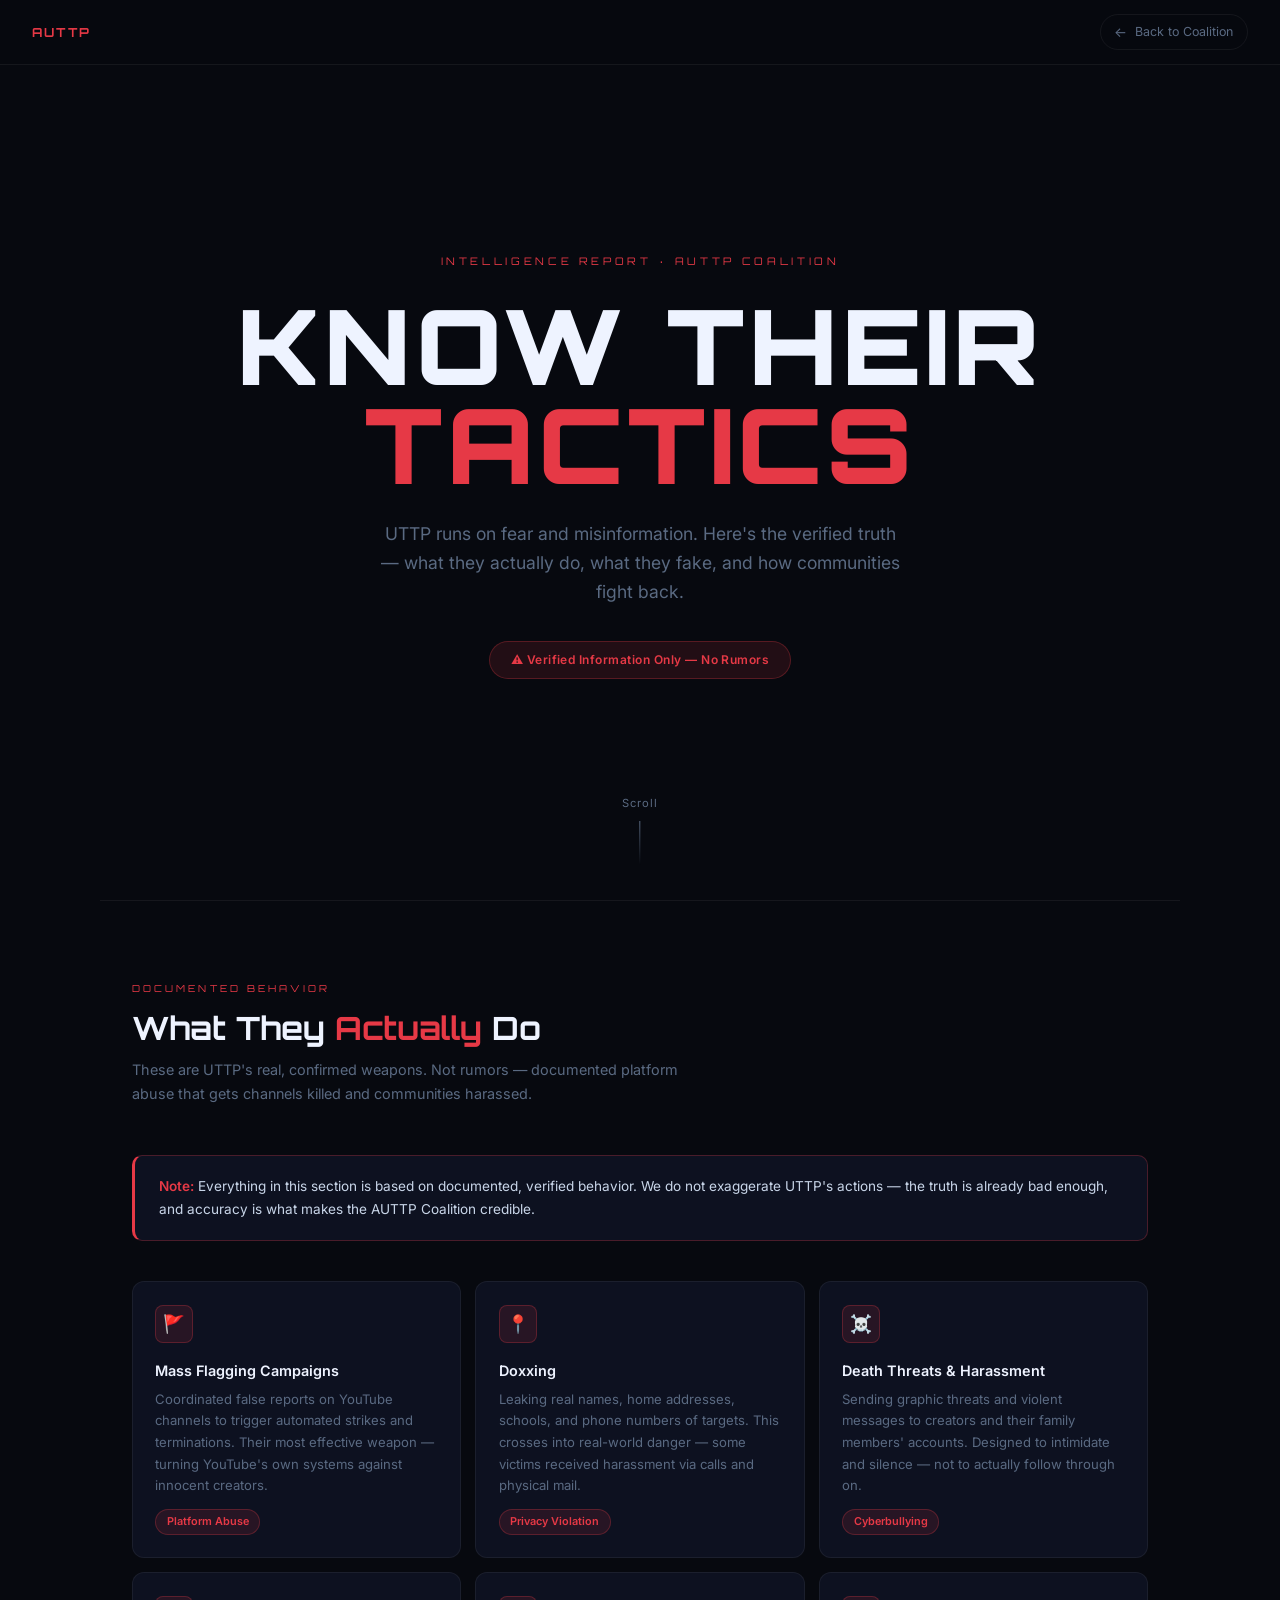
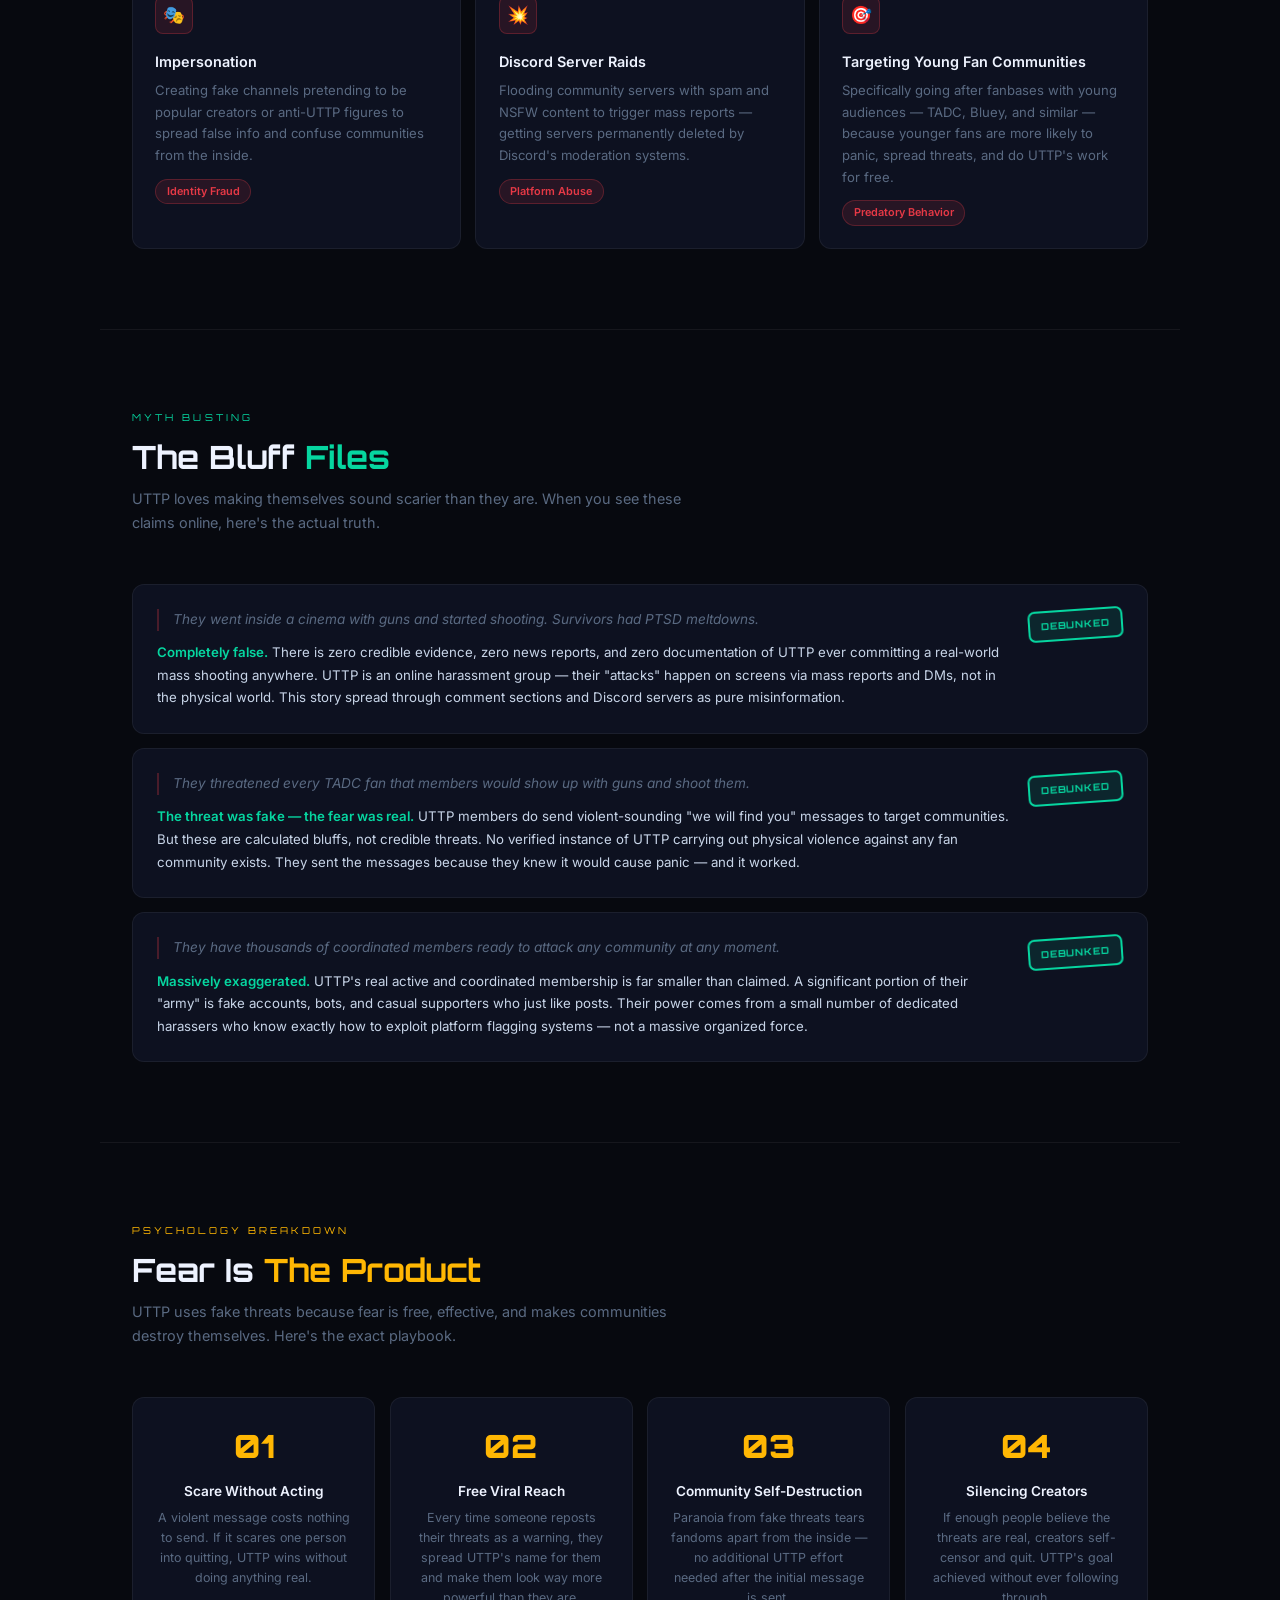
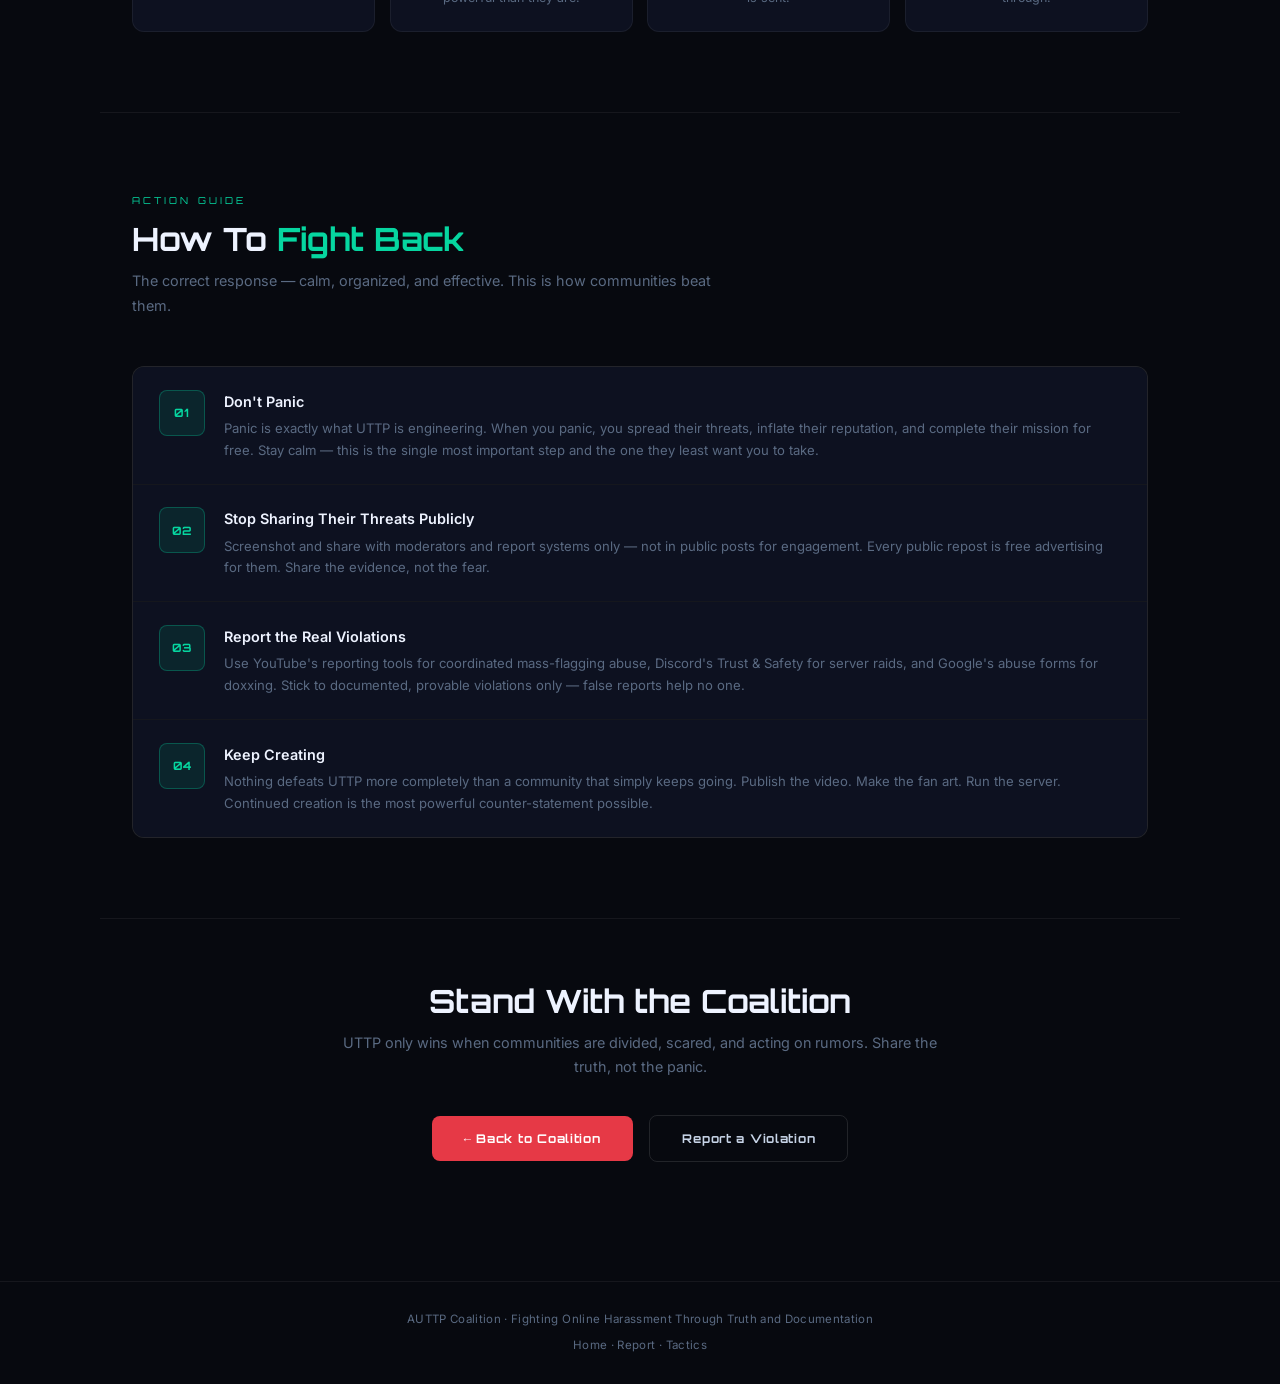
<file: tactics.html>
<!DOCTYPE html>
<html lang="en">
<head>
<meta charset="UTF-8">
<meta name="viewport" content="width=device-width, initial-scale=1.0">
<title>Know Their Tactics — AUTTP Coalition</title>
<meta name="description" content="The truth about UTTP — what they actually do, what they fake, and how to respond correctly.">
<link rel="preconnect" href="https://fonts.googleapis.com">
<link href="https://fonts.googleapis.com/css2?family=Orbitron:wght@700;900&family=Inter:wght@400;500;600&display=swap" rel="stylesheet">
<style>
*,*::before,*::after{box-sizing:border-box;margin:0;padding:0}

:root{
  --bg:#07090F;
  --s1:#0D1120;
  --s2:#131828;
  --s3:#1A2035;
  --red:#E63946;
  --red-dim:rgba(230,57,70,.12);
  --red-border:rgba(230,57,70,.28);
  --green:#06D6A0;
  --green-dim:rgba(6,214,160,.1);
  --green-border:rgba(6,214,160,.28);
  --amber:#FFB703;
  --amber-dim:rgba(255,183,3,.1);
  --amber-border:rgba(255,183,3,.28);
  --txt:#C8D5E8;
  --muted:#5A6A82;
  --bright:#EEF3FF;
  --border:rgba(255,255,255,.06);
  --border-h:rgba(255,255,255,.11);
}

html{scroll-behavior:smooth}

body{
  font-family:'Inter',sans-serif;
  background:var(--bg);
  color:var(--txt);
  line-height:1.65;
  overflow-x:hidden;
}

/* ─── NAV ─── */
nav{
  position:fixed;top:0;left:0;right:0;z-index:200;
  padding:.9rem 2rem;
  display:flex;align-items:center;justify-content:space-between;
  background:rgba(7,9,15,.88);
  backdrop-filter:blur(16px);
  border-bottom:1px solid var(--border);
}
.nav-logo{
  font-family:'Orbitron',monospace;
  font-size:.78rem;font-weight:700;
  color:var(--red);letter-spacing:.18em;
  text-decoration:none;
}
.nav-pill{
  display:flex;align-items:center;gap:.5rem;
  font-size:.78rem;color:var(--muted);
  text-decoration:none;
  padding:.35rem .85rem;
  border:1px solid var(--border);
  border-radius:100px;
  transition:color .2s,border-color .2s;
}
.nav-pill:hover{color:var(--txt);border-color:var(--border-h)}
.nav-pill::before{content:'←';font-size:.85rem}

/* ─── HERO ─── */
.hero{
  min-height:100vh;
  display:flex;flex-direction:column;
  align-items:center;justify-content:center;
  text-align:center;
  padding:7rem 2rem 5rem;
  position:relative;
}
.hero-eyebrow{
  font-family:'Orbitron',monospace;
  font-size:.65rem;letter-spacing:.35em;
  color:var(--red);text-transform:uppercase;
  margin-bottom:1.6rem;
  opacity:0;animation:fadeUp .6s ease .15s forwards;
}
.hero h1{
  font-family:'Orbitron',monospace;
  font-size:clamp(2.6rem,9vw,6.5rem);
  font-weight:900;line-height:.95;letter-spacing:.04em;
  color:var(--bright);
  opacity:0;animation:fadeUp .6s ease .3s forwards;
}
.hero h1 em{color:var(--red);font-style:normal}
.hero-sub{
  margin-top:1.6rem;
  font-size:clamp(.9rem,1.8vw,1.1rem);
  color:var(--muted);max-width:520px;
  opacity:0;animation:fadeUp .6s ease .5s forwards;
}
.hero-badge{
  margin-top:2.2rem;
  display:inline-flex;align-items:center;gap:.5rem;
  padding:.5rem 1.3rem;
  background:var(--red-dim);
  border:1px solid var(--red-border);
  border-radius:100px;
  font-size:.75rem;font-weight:600;
  color:var(--red);letter-spacing:.04em;
  opacity:0;animation:fadeUp .6s ease .7s forwards;
}
.scroll-cue{
  position:absolute;bottom:2.2rem;left:50%;
  transform:translateX(-50%);
  display:flex;flex-direction:column;align-items:center;gap:.5rem;
  color:var(--muted);font-size:.7rem;letter-spacing:.08em;
  animation:cue 2.4s ease-in-out infinite;
}
.scroll-cue::after{
  content:'';width:1px;height:44px;
  background:linear-gradient(to bottom,var(--muted),transparent);
}

/* ─── SECTIONS ─── */
.section{
  max-width:1080px;margin:0 auto;
  padding:5rem 2rem;
}
.section-eyebrow{
  font-family:'Orbitron',monospace;
  font-size:.6rem;letter-spacing:.32em;
  text-transform:uppercase;margin-bottom:.8rem;
}
.red-eye{color:var(--red)}
.green-eye{color:var(--green)}
.amber-eye{color:var(--amber)}
.section-title{
  font-family:'Orbitron',monospace;
  font-size:clamp(1.4rem,3.5vw,2rem);
  font-weight:700;color:var(--bright);
  line-height:1.15;margin-bottom:.7rem;
}
.section-desc{
  font-size:.9rem;color:var(--muted);
  max-width:580px;margin-bottom:3rem;
  line-height:1.7;
}
hr.divider{
  border:none;border-top:1px solid var(--border);
  max-width:1080px;margin:0 auto;
}

/* ─── TACTIC CARDS ─── */
.tactic-grid{
  display:grid;
  grid-template-columns:repeat(auto-fit,minmax(290px,1fr));
  gap:.9rem;
}
.tactic-card{
  background:var(--s1);
  border:1px solid var(--border);
  border-radius:12px;padding:1.4rem;
  position:relative;overflow:hidden;
  transition:border-color .25s,transform .25s;
}
.tactic-card::after{
  content:'';
  position:absolute;top:0;left:0;right:0;height:2px;
  background:var(--red);
  transform:scaleX(0);transform-origin:left;
  transition:transform .35s ease;
}
.tactic-card:hover{border-color:var(--border-h);transform:translateY(-3px)}
.tactic-card:hover::after{transform:scaleX(1)}
.t-icon{
  width:38px;height:38px;
  background:var(--red-dim);border:1px solid var(--red-border);
  border-radius:8px;
  display:flex;align-items:center;justify-content:center;
  font-size:1.1rem;margin-bottom:1rem;
}
.tactic-card h3{
  font-size:.9rem;font-weight:600;
  color:var(--bright);margin-bottom:.4rem;
}
.tactic-card p{font-size:.82rem;color:var(--muted);line-height:1.65}
.t-tag{
  display:inline-block;margin-top:.75rem;
  padding:.18rem .65rem;
  background:var(--red-dim);border:1px solid var(--red-border);
  border-radius:100px;
  font-size:.68rem;font-weight:600;color:var(--red);
}

/* ─── BLUFF FILES ─── */
.bluff-list{display:flex;flex-direction:column;gap:.9rem}
.bluff-card{
  background:var(--s1);border:1px solid var(--border);
  border-radius:12px;padding:1.5rem;
  display:grid;grid-template-columns:1fr auto;
  gap:1.2rem;align-items:start;
  transition:border-color .25s;
}
.bluff-card:hover{border-color:var(--border-h)}
.bluff-claim{
  font-size:.85rem;color:var(--muted);
  font-style:italic;margin-bottom:.65rem;
  padding-left:.9rem;
  border-left:2px solid var(--red-border);
  line-height:1.6;
}
.bluff-reality{font-size:.83rem;color:var(--txt);line-height:1.7}
.bluff-reality strong{color:var(--green);font-weight:600}
.stamp{
  flex-shrink:0;
  background:var(--green-dim);
  border:2px solid var(--green);
  border-radius:7px;
  padding:.35rem .7rem;
  font-family:'Orbitron',monospace;
  font-size:.6rem;font-weight:700;
  color:var(--green);letter-spacing:.08em;
  white-space:nowrap;
  transform:rotate(-4deg);
  animation:stampIn .45s cubic-bezier(.175,.885,.32,1.275) both;
}

/* ─── FEAR GRID ─── */
.fear-grid{
  display:grid;
  grid-template-columns:repeat(auto-fit,minmax(220px,1fr));
  gap:.9rem;
}
.fear-card{
  background:var(--s1);border:1px solid var(--border);
  border-radius:12px;padding:1.4rem;text-align:center;
  transition:border-color .25s;
}
.fear-card:hover{border-color:var(--border-h)}
.fear-num{
  font-family:'Orbitron',monospace;
  font-size:2rem;font-weight:900;
  color:var(--amber);margin-bottom:.4rem;
}
.fear-title{
  font-size:.85rem;font-weight:600;
  color:var(--bright);margin-bottom:.4rem;
}
.fear-desc{font-size:.78rem;color:var(--muted);line-height:1.6}

/* ─── RESPONSE STEPS ─── */
.steps{
  display:flex;flex-direction:column;
  gap:1px;background:var(--border);
  border:1px solid var(--border);
  border-radius:12px;overflow:hidden;
}
.step{
  background:var(--s1);
  padding:1.4rem 1.6rem;
  display:grid;grid-template-columns:46px 1fr;
  gap:1.2rem;align-items:start;
  transition:background .2s;
}
.step:hover{background:var(--s2)}
.step-num{
  width:46px;height:46px;
  background:var(--green-dim);border:1px solid var(--green-border);
  border-radius:8px;
  display:flex;align-items:center;justify-content:center;
  font-family:'Orbitron',monospace;
  font-size:.72rem;font-weight:700;color:var(--green);
  flex-shrink:0;
}
.step-content h3{
  font-size:.9rem;font-weight:600;
  color:var(--bright);margin-bottom:.3rem;
}
.step-content p{font-size:.82rem;color:var(--muted);line-height:1.65}

/* ─── ALERT BOX ─── */
.alert{
  background:var(--s1);
  border:1px solid var(--red-border);
  border-left:3px solid var(--red);
  border-radius:10px;
  padding:1.2rem 1.5rem;
  margin-bottom:2.5rem;
  font-size:.85rem;color:var(--txt);line-height:1.7;
}
.alert strong{color:var(--red);font-weight:600}

/* ─── CTA ─── */
.cta{
  text-align:center;
  padding:4rem 2rem 7rem;
  max-width:680px;margin:0 auto;
}
.cta p{font-size:.9rem;color:var(--muted);margin-bottom:1.8rem;line-height:1.7}
.cta-btn{
  display:inline-block;
  padding:.8rem 2rem;
  background:var(--red);color:#fff;
  font-family:'Orbitron',monospace;
  font-size:.75rem;font-weight:700;
  letter-spacing:.06em;
  text-decoration:none;border-radius:8px;
  transition:opacity .2s,transform .2s;
  margin:.4rem;
}
.cta-btn:hover{opacity:.82;transform:translateY(-2px)}
.cta-btn.outline{
  background:transparent;
  border:1px solid var(--border-h);
  color:var(--txt);
}
.cta-btn.outline:hover{border-color:var(--green);color:var(--green)}

/* ─── FOOTER ─── */
footer{
  border-top:1px solid var(--border);
  padding:1.8rem 2rem;
  text-align:center;
  font-size:.72rem;color:var(--muted);
  letter-spacing:.03em;
}
footer a{color:var(--muted);text-decoration:none}
footer a:hover{color:var(--txt)}

/* ─── ANIMATIONS ─── */
@keyframes fadeUp{
  from{opacity:0;transform:translateY(20px)}
  to{opacity:1;transform:translateY(0)}
}
@keyframes cue{
  0%,100%{transform:translateX(-50%) translateY(0)}
  50%{transform:translateX(-50%) translateY(9px)}
}
@keyframes stampIn{
  from{opacity:0;transform:rotate(-4deg) scale(1.6)}
  to{opacity:1;transform:rotate(-4deg) scale(1)}
}

/* ─── SCROLL REVEAL ─── */
.reveal{
  opacity:0;transform:translateY(22px);
  transition:opacity .55s ease,transform .55s ease;
}
.reveal.in{opacity:1;transform:translateY(0)}
.reveal-d1{transition-delay:.08s}
.reveal-d2{transition-delay:.16s}
.reveal-d3{transition-delay:.24s}
.reveal-d4{transition-delay:.32s}
.reveal-d5{transition-delay:.4s}
.reveal-d6{transition-delay:.48s}

/* ─── RESPONSIVE ─── */
@media(max-width:620px){
  .bluff-card{grid-template-columns:1fr}
  .stamp{align-self:start;margin-top:.5rem}
  nav{padding:.85rem 1rem}
  .step{grid-template-columns:40px 1fr;gap:1rem}
}
</style>
</head>
<body>

<!-- NAV -->
<nav>
  <a href="index.html" class="nav-logo">AUTTP</a>
  <a href="index.html" class="nav-pill">Back to Coalition</a>
</nav>

<!-- HERO -->
<div class="hero">
  <div class="hero-eyebrow">Intelligence Report · AUTTP Coalition</div>
  <h1>KNOW THEIR<br><em>TACTICS</em></h1>
  <p class="hero-sub">UTTP runs on fear and misinformation. Here's the verified truth — what they actually do, what they fake, and how communities fight back.</p>
  <span class="hero-badge">⚠ Verified Information Only — No Rumors</span>
  <div class="scroll-cue">Scroll</div>
</div>

<hr class="divider">

<!-- SECTION 1: WHAT THEY ACTUALLY DO -->
<div class="section">
  <div class="section-eyebrow red-eye reveal">Documented Behavior</div>
  <h2 class="section-title reveal">What They <span style="color:var(--red)">Actually</span> Do</h2>
  <p class="section-desc reveal">These are UTTP's real, confirmed weapons. Not rumors — documented platform abuse that gets channels killed and communities harassed.</p>

  <div class="alert reveal">
    <strong>Note:</strong> Everything in this section is based on documented, verified behavior. We do not exaggerate UTTP's actions — the truth is already bad enough, and accuracy is what makes the AUTTP Coalition credible.
  </div>

  <div class="tactic-grid">
    <div class="tactic-card reveal reveal-d1">
      <div class="t-icon">🚩</div>
      <h3>Mass Flagging Campaigns</h3>
      <p>Coordinated false reports on YouTube channels to trigger automated strikes and terminations. Their most effective weapon — turning YouTube's own systems against innocent creators.</p>
      <span class="t-tag">Platform Abuse</span>
    </div>
    <div class="tactic-card reveal reveal-d2">
      <div class="t-icon">📍</div>
      <h3>Doxxing</h3>
      <p>Leaking real names, home addresses, schools, and phone numbers of targets. This crosses into real-world danger — some victims received harassment via calls and physical mail.</p>
      <span class="t-tag">Privacy Violation</span>
    </div>
    <div class="tactic-card reveal reveal-d3">
      <div class="t-icon">☠️</div>
      <h3>Death Threats & Harassment</h3>
      <p>Sending graphic threats and violent messages to creators and their family members' accounts. Designed to intimidate and silence — not to actually follow through on.</p>
      <span class="t-tag">Cyberbullying</span>
    </div>
    <div class="tactic-card reveal reveal-d4">
      <div class="t-icon">🎭</div>
      <h3>Impersonation</h3>
      <p>Creating fake channels pretending to be popular creators or anti-UTTP figures to spread false info and confuse communities from the inside.</p>
      <span class="t-tag">Identity Fraud</span>
    </div>
    <div class="tactic-card reveal reveal-d5">
      <div class="t-icon">💥</div>
      <h3>Discord Server Raids</h3>
      <p>Flooding community servers with spam and NSFW content to trigger mass reports — getting servers permanently deleted by Discord's moderation systems.</p>
      <span class="t-tag">Platform Abuse</span>
    </div>
    <div class="tactic-card reveal reveal-d6">
      <div class="t-icon">🎯</div>
      <h3>Targeting Young Fan Communities</h3>
      <p>Specifically going after fanbases with young audiences — TADC, Bluey, and similar — because younger fans are more likely to panic, spread threats, and do UTTP's work for free.</p>
      <span class="t-tag">Predatory Behavior</span>
    </div>
  </div>
</div>

<hr class="divider">

<!-- SECTION 2: THE BLUFF FILES -->
<div class="section">
  <div class="section-eyebrow green-eye reveal">Myth Busting</div>
  <h2 class="section-title reveal">The Bluff <span style="color:var(--green)">Files</span></h2>
  <p class="section-desc reveal">UTTP loves making themselves sound scarier than they are. When you see these claims online, here's the actual truth.</p>

  <div class="bluff-list">

    <div class="bluff-card reveal">
      <div>
        <p class="bluff-claim">They went inside a cinema with guns and started shooting. Survivors had PTSD meltdowns.</p>
        <p class="bluff-reality">
          <strong>Completely false.</strong> There is zero credible evidence, zero news reports, and zero documentation of UTTP ever committing a real-world mass shooting anywhere. UTTP is an online harassment group — their "attacks" happen on screens via mass reports and DMs, not in the physical world. This story spread through comment sections and Discord servers as pure misinformation.
        </p>
      </div>
      <div class="stamp">DEBUNKED</div>
    </div>

    <div class="bluff-card reveal">
      <div>
        <p class="bluff-claim">They threatened every TADC fan that members would show up with guns and shoot them.</p>
        <p class="bluff-reality">
          <strong>The threat was fake — the fear was real.</strong> UTTP members do send violent-sounding "we will find you" messages to target communities. But these are calculated bluffs, not credible threats. No verified instance of UTTP carrying out physical violence against any fan community exists. They sent the messages because they knew it would cause panic — and it worked.
        </p>
      </div>
      <div class="stamp">DEBUNKED</div>
    </div>

    <div class="bluff-card reveal">
      <div>
        <p class="bluff-claim">They have thousands of coordinated members ready to attack any community at any moment.</p>
        <p class="bluff-reality">
          <strong>Massively exaggerated.</strong> UTTP's real active and coordinated membership is far smaller than claimed. A significant portion of their "army" is fake accounts, bots, and casual supporters who just like posts. Their power comes from a small number of dedicated harassers who know exactly how to exploit platform flagging systems — not a massive organized force.
        </p>
      </div>
      <div class="stamp">DEBUNKED</div>
    </div>

  </div>
</div>

<hr class="divider">

<!-- SECTION 3: FEAR IS THE PRODUCT -->
<div class="section">
  <div class="section-eyebrow amber-eye reveal">Psychology Breakdown</div>
  <h2 class="section-title reveal">Fear Is <span style="color:var(--amber)">The Product</span></h2>
  <p class="section-desc reveal">UTTP uses fake threats because fear is free, effective, and makes communities destroy themselves. Here's the exact playbook.</p>

  <div class="fear-grid">
    <div class="fear-card reveal reveal-d1">
      <div class="fear-num">01</div>
      <div class="fear-title">Scare Without Acting</div>
      <p class="fear-desc">A violent message costs nothing to send. If it scares one person into quitting, UTTP wins without doing anything real.</p>
    </div>
    <div class="fear-card reveal reveal-d2">
      <div class="fear-num">02</div>
      <div class="fear-title">Free Viral Reach</div>
      <p class="fear-desc">Every time someone reposts their threats as a warning, they spread UTTP's name for them and make them look way more powerful than they are.</p>
    </div>
    <div class="fear-card reveal reveal-d3">
      <div class="fear-num">03</div>
      <div class="fear-title">Community Self-Destruction</div>
      <p class="fear-desc">Paranoia from fake threats tears fandoms apart from the inside — no additional UTTP effort needed after the initial message is sent.</p>
    </div>
    <div class="fear-card reveal reveal-d4">
      <div class="fear-num">04</div>
      <div class="fear-title">Silencing Creators</div>
      <p class="fear-desc">If enough people believe the threats are real, creators self-censor and quit. UTTP's goal achieved without ever following through.</p>
    </div>
  </div>
</div>

<hr class="divider">

<!-- SECTION 4: HOW TO RESPOND -->
<div class="section">
  <div class="section-eyebrow green-eye reveal">Action Guide</div>
  <h2 class="section-title reveal">How To <span style="color:var(--green)">Fight Back</span></h2>
  <p class="section-desc reveal">The correct response — calm, organized, and effective. This is how communities beat them.</p>

  <div class="steps reveal">
    <div class="step">
      <div class="step-num">01</div>
      <div class="step-content">
        <h3>Don't Panic</h3>
        <p>Panic is exactly what UTTP is engineering. When you panic, you spread their threats, inflate their reputation, and complete their mission for free. Stay calm — this is the single most important step and the one they least want you to take.</p>
      </div>
    </div>
    <div class="step">
      <div class="step-num">02</div>
      <div class="step-content">
        <h3>Stop Sharing Their Threats Publicly</h3>
        <p>Screenshot and share with moderators and report systems only — not in public posts for engagement. Every public repost is free advertising for them. Share the evidence, not the fear.</p>
      </div>
    </div>
    <div class="step">
      <div class="step-num">03</div>
      <div class="step-content">
        <h3>Report the Real Violations</h3>
        <p>Use YouTube's reporting tools for coordinated mass-flagging abuse, Discord's Trust & Safety for server raids, and Google's abuse forms for doxxing. Stick to documented, provable violations only — false reports help no one.</p>
      </div>
    </div>
    <div class="step">
      <div class="step-num">04</div>
      <div class="step-content">
        <h3>Keep Creating</h3>
        <p>Nothing defeats UTTP more completely than a community that simply keeps going. Publish the video. Make the fan art. Run the server. Continued creation is the most powerful counter-statement possible.</p>
      </div>
    </div>
  </div>
</div>

<hr class="divider">

<!-- CTA -->
<div class="cta">
  <h2 class="section-title reveal" style="margin-bottom:.7rem">Stand With the Coalition</h2>
  <p class="reveal">UTTP only wins when communities are divided, scared, and acting on rumors. Share the truth, not the panic.</p>
  <div class="reveal">
    <a href="index.html" class="cta-btn">← Back to Coalition</a>
    <a href="report.html" class="cta-btn outline">Report a Violation</a>
  </div>
</div>

<!-- FOOTER -->
<footer>
  <p>AUTTP Coalition · Fighting Online Harassment Through Truth and Documentation</p>
  <p style="margin-top:.4rem"><a href="index.html">Home</a> · <a href="report.html">Report</a> · <a href="tactics.html">Tactics</a></p>
</footer>

<script>
const obs = new IntersectionObserver((entries) => {
  entries.forEach(e => {
    if (e.isIntersecting) {
      e.target.classList.add('in');
      obs.unobserve(e.target);
    }
  });
}, { threshold: 0.12, rootMargin: '0px 0px -40px 0px' });

document.querySelectorAll('.reveal').forEach(el => obs.observe(el));
</script>
</body>
</html>
</file>
